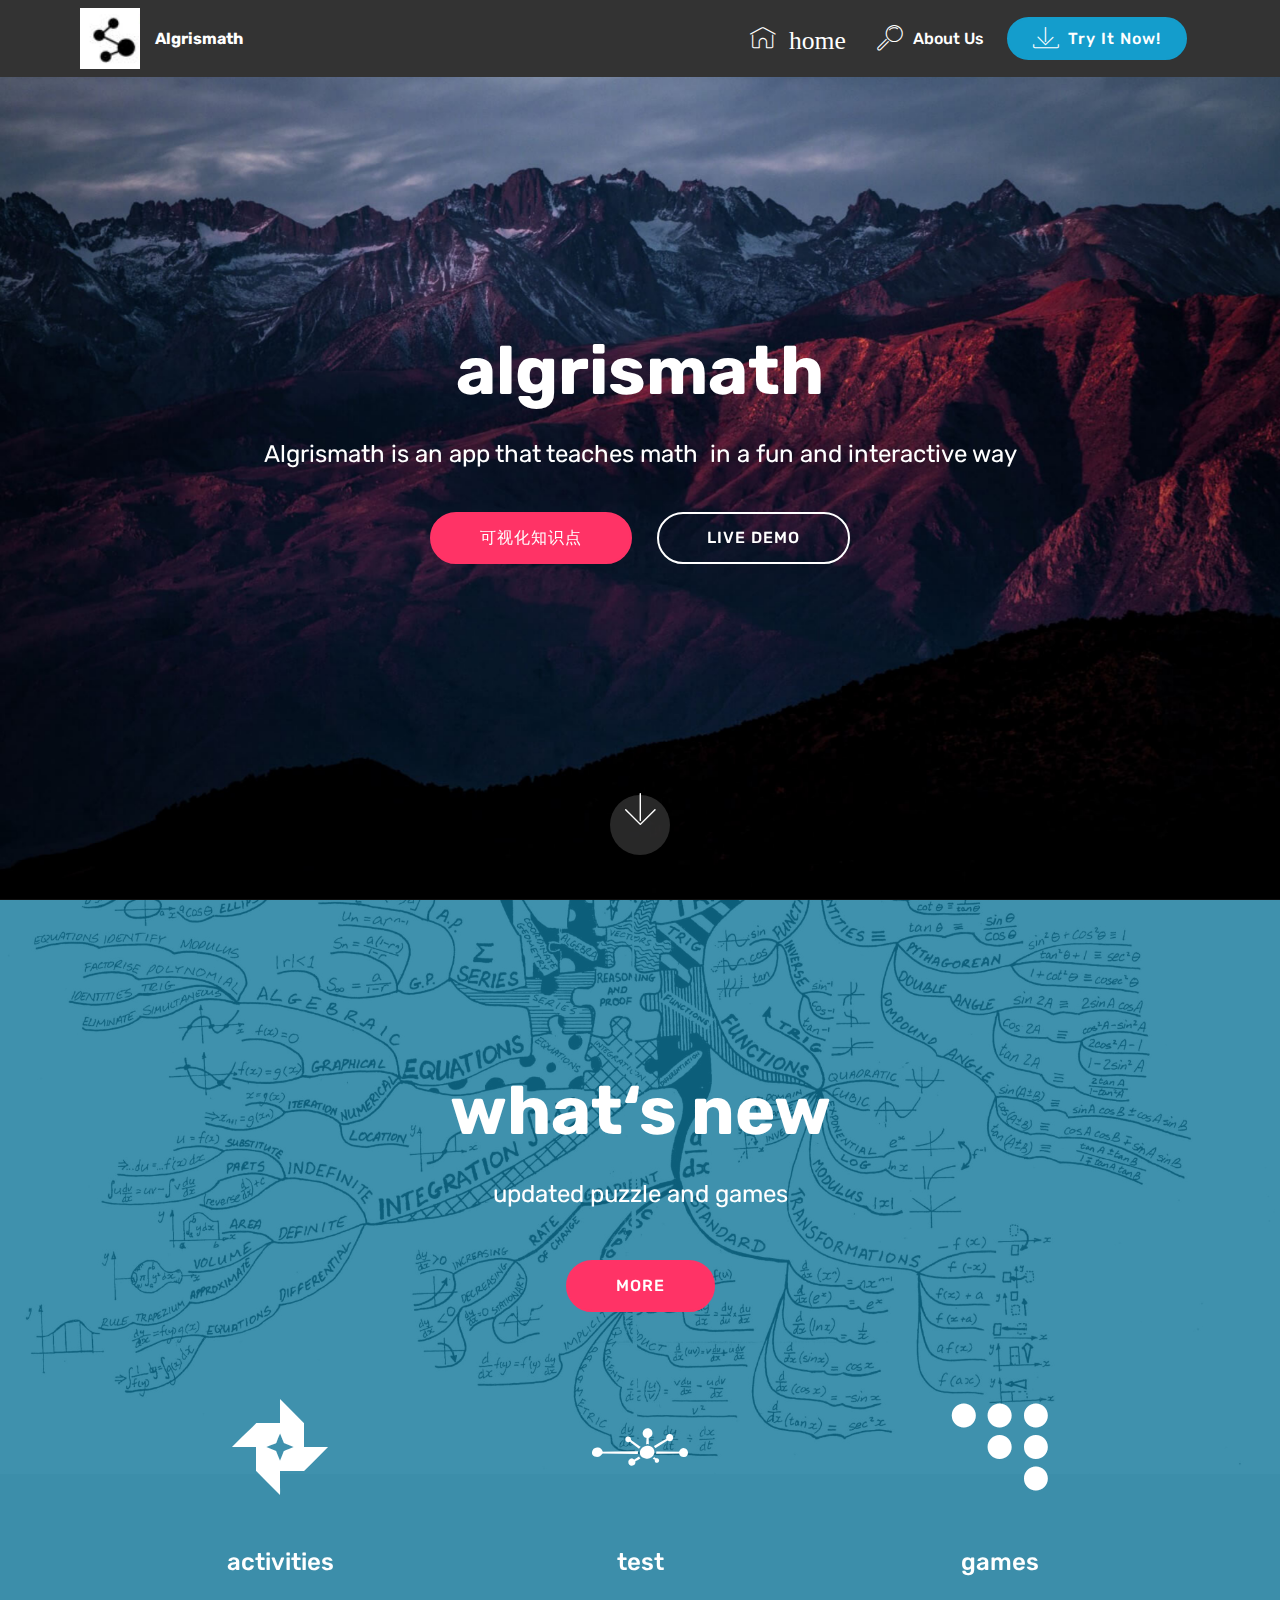
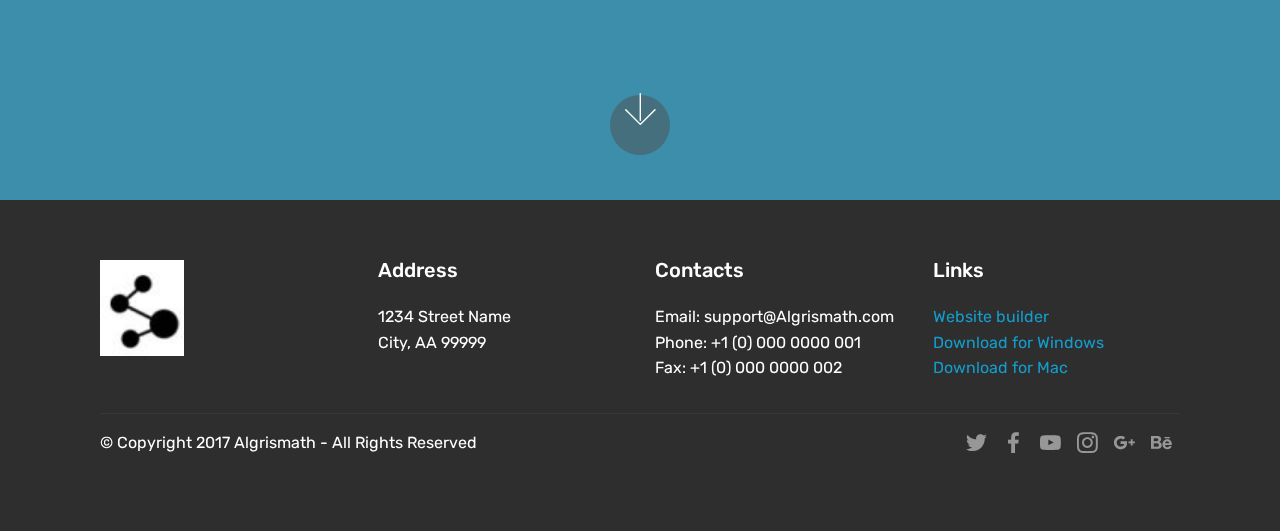
<file: index.html>
<!DOCTYPE html>
<html >
<head>
  <!-- Site made with Mobirise Website Builder v4.7.2, https://mobirise.com -->
  <meta charset="UTF-8">
  <meta http-equiv="X-UA-Compatible" content="IE=edge">
  <meta name="generator" content="Mobirise v4.7.2, mobirise.com">
  <meta name="viewport" content="width=device-width, initial-scale=1, minimum-scale=1">
  <link rel="shortcut icon" href="assets/images/logosample-bytailorbrands-2-122x122.jpg" type="image/x-icon">
  <meta name="description" content="">
  <title>Home</title>
  <link rel="stylesheet" href="assets/web/assets/mobirise-icons/mobirise-icons.css">
  <link rel="stylesheet" href="assets/tether/tether.min.css">
  <link rel="stylesheet" href="assets/bootstrap/css/bootstrap.min.css">
  <link rel="stylesheet" href="assets/bootstrap/css/bootstrap-grid.min.css">
  <link rel="stylesheet" href="assets/bootstrap/css/bootstrap-reboot.min.css">
  <link rel="stylesheet" href="assets/socicon/css/styles.css">
  <link rel="stylesheet" href="assets/dropdown/css/style.css">
  <link rel="stylesheet" href="assets/theme/css/style.css">
  <link rel="stylesheet" href="assets/mobirise/css/mbr-additional.css" type="text/css">
  
  
  
</head>
<body>
  <section class="menu cid-qRbNE5UAsm" once="menu" id="menu1-e">

    

    <nav class="navbar navbar-expand beta-menu navbar-dropdown align-items-center navbar-fixed-top navbar-toggleable-sm">
        <button class="navbar-toggler navbar-toggler-right" type="button" data-toggle="collapse" data-target="#navbarSupportedContent" aria-controls="navbarSupportedContent" aria-expanded="false" aria-label="Toggle navigation">
            <div class="hamburger">
                <span></span>
                <span></span>
                <span></span>
                <span></span>
            </div>
        </button>
        <div class="menu-logo">
            <div class="navbar-brand">
                <span class="navbar-logo">
                    <a href="https://mobirise.com">
                         <img src="assets/images/logosample-bytailorbrands-2-122x122.jpg" alt="Mobirise" title="" style="height: 3.8rem;">
                    </a>
                </span>
                <span class="navbar-caption-wrap"><a class="navbar-caption text-white display-4" href="#top">&nbsp;Algrismath</a></span>
            </div>
        </div>
        <div class="collapse navbar-collapse" id="navbarSupportedContent">
            <ul class="navbar-nav nav-dropdown" data-app-modern-menu="true"><li class="nav-item">
                    <a class="nav-link link text-white display-4" href="index.html">
                        <span class="mbri-home mbr-iconfont mbr-iconfont-btn">&nbsp;home</span></a>
                </li>
                <li class="nav-item">
                    <a class="nav-link link text-white display-4" href="page1.html#video2-t">
                        <span class="mbri-search mbr-iconfont mbr-iconfont-btn"></span>
                        About Us
                    </a>
                </li></ul>
            <div class="navbar-buttons mbr-section-btn"><a class="btn btn-sm btn-primary display-4" href="page3.html">
                    <span class="mbri-save mbr-iconfont mbr-iconfont-btn "></span>
                    Try It Now!
                </a></div>
        </div>
    </nav>
</section>

<section class="engine"><a href="https://mobirise.me/m">web design templates</a></section><section class="menu cid-qRbO7opwT5" once="menu" id="menu1-h">

    

    <nav class="navbar navbar-expand beta-menu navbar-dropdown align-items-center navbar-fixed-top navbar-toggleable-sm">
        <button class="navbar-toggler navbar-toggler-right" type="button" data-toggle="collapse" data-target="#navbarSupportedContent" aria-controls="navbarSupportedContent" aria-expanded="false" aria-label="Toggle navigation">
            <div class="hamburger">
                <span></span>
                <span></span>
                <span></span>
                <span></span>
            </div>
        </button>
        <div class="menu-logo">
            <div class="navbar-brand">
                <span class="navbar-logo">
                    <a href="https://mobirise.com">
                         <img src="assets/images/logosample-bytailorbrands-2-122x122.jpg" alt="Mobirise" title="" style="height: 3.8rem;">
                    </a>
                </span>
                <span class="navbar-caption-wrap"><a class="navbar-caption text-white display-4" href="#top">&nbsp;Algrismath</a></span>
            </div>
        </div>
        <div class="collapse navbar-collapse" id="navbarSupportedContent">
            <ul class="navbar-nav nav-dropdown" data-app-modern-menu="true"><li class="nav-item">
                    <a class="nav-link link text-white display-4" href="index.html">
                        <span class="mbri-home mbr-iconfont mbr-iconfont-btn">&nbsp;home</span></a>
                </li>
                <li class="nav-item">
                    <a class="nav-link link text-white display-4" href="page1.html#video2-t">
                        <span class="mbri-search mbr-iconfont mbr-iconfont-btn"></span>
                        About Us
                    </a>
                </li></ul>
            <div class="navbar-buttons mbr-section-btn"><a class="btn btn-sm btn-primary display-4" href="page3.html">
                    <span class="mbri-save mbr-iconfont mbr-iconfont-btn "></span>
                    Try It Now!
                </a></div>
        </div>
    </nav>
</section>

<section class="cid-qRbNE7txlA mbr-fullscreen mbr-parallax-background" id="header2-f">

    

    

    <div class="container align-center">
        <div class="row justify-content-md-center">
            <div class="mbr-white col-md-10">
                <h1 class="mbr-section-title mbr-bold pb-3 mbr-fonts-style display-1">
                    algrismath</h1>
                
                <p class="mbr-text pb-3 mbr-fonts-style display-5">Algrismath is an app that teaches math &nbsp;in a fun and interactive way
                </p>
                <div class="mbr-section-btn"><a class="btn btn-md btn-secondary display-4" href="http://w3e.kanazawa-it.ac.jp/math/gexf-js-en/index.cgi?">可视化知识点</a>
                    <a class="btn btn-md btn-white-outline display-4" href="index.html">LIVE DEMO</a></div>
            </div>
        </div>
    </div>
    <div class="mbr-arrow hidden-sm-down" aria-hidden="true">
        <a href="#next">
            <i class="mbri-down mbr-iconfont"></i>
        </a>
    </div>
</section>

<section class="header12 cid-qRdQ5CVG8s mbr-fullscreen mbr-parallax-background" id="header12-m">

    

    <div class="mbr-overlay" style="opacity: 0.8; background-color: rgb(15, 118, 153);">
    </div>

    <div class="container  ">
            <div class="media-container">
                <div class="col-md-12 align-center">
                    <h1 class="mbr-section-title pb-3 mbr-white mbr-bold mbr-fonts-style display-1">
                        what‘s new</h1>
                    <p class="mbr-text pb-3 mbr-white mbr-fonts-style display-5">updated puzzle and games</p>
                    <div class="mbr-section-btn align-center py-2"><a class="btn btn-md btn-secondary display-4" href="index.html">MORE</a></div>

                    <div class="icons-media-container mbr-white">
                        <div class="card col-12 col-md-6 col-lg-4">
                            <div class="icon-block">
                            <a href="page1.html#video2-t">
                                <span class="mbr-iconfont socicon-googlephotos socicon" style=""></span>
                            </a>
                            </div>
                            <h5 class="mbr-fonts-style display-5">activities</h5>
                        </div>

                        <div class="card col-12 col-md-6 col-lg-4">
                            <div class="icon-block">
                                <a href="page4.html#toggle1-1a">
                                    <span class="mbr-iconfont socicon-tripit socicon"></span>
                                </a>
                            </div>
                            <h5 class="mbr-fonts-style display-5">test<br><br></h5>
                        </div>

                        <div class="card col-12 col-md-6 col-lg-4">
                            <div class="icon-block">
                                <a href="page3.html" target="_blank">
                                    <span class="mbr-iconfont socicon-coderwall socicon"></span>
                                </a>
                            </div>
                            <h5 class="mbr-fonts-style display-5">
                                games</h5>
                        </div>

                        
                    </div>
                </div>
            </div>
    </div>

    <div class="mbr-arrow hidden-sm-down" aria-hidden="true">
        <a href="#next">
            <i class="mbri-down mbr-iconfont"></i>
        </a>
    </div>
</section>

<section class="cid-qRdQrnf5z2" id="footer1-n">

    

    

    <div class="container">
        <div class="media-container-row content text-white">
            <div class="col-12 col-md-3">
                <div class="media-wrap">
                    
                        <img src="assets/images/logosample-bytailorbrands-2-164x164.jpg" alt="Mobirise" title="">
                    
                </div>
            </div>
            <div class="col-12 col-md-3 mbr-fonts-style display-7">
                <h5 class="pb-3">
                    Address
                </h5>
                <p class="mbr-text">
                    1234 Street Name
                    <br>City, AA 99999
                </p>
            </div>
            <div class="col-12 col-md-3 mbr-fonts-style display-7">
                <h5 class="pb-3">
                    Contacts
                </h5>
                <p class="mbr-text">
                    Email: support@Algrismath.com
                    <br>Phone: +1 (0) 000 0000 001
                    <br>Fax: +1 (0) 000 0000 002
                </p>
            </div>
            <div class="col-12 col-md-3 mbr-fonts-style display-7">
                <h5 class="pb-3">
                    Links
                </h5>
                <p class="mbr-text">
                    <a class="text-primary" href="https://mobirise.com/">Website builder</a>
                    <br><a class="text-primary" href="https://mobirise.com/mobirise-free-win.zip">Download for Windows</a>
                    <br><a class="text-primary" href="https://mobirise.com/mobirise-free-mac.zip">Download for Mac</a>
                </p>
            </div>
        </div>
        <div class="footer-lower">
            <div class="media-container-row">
                <div class="col-sm-12">
                    <hr>
                </div>
            </div>
            <div class="media-container-row mbr-white">
                <div class="col-sm-6 copyright">
                    <p class="mbr-text mbr-fonts-style display-7">
                        © Copyright 2017 Algrismath - All Rights Reserved
                    </p>
                </div>
                <div class="col-md-6">
                    <div class="social-list align-right">
                        <div class="soc-item">
                            <a href="https://twitter.com/mobirise" target="_blank">
                                <span class="socicon-twitter socicon mbr-iconfont mbr-iconfont-social"></span>
                            </a>
                        </div>
                        <div class="soc-item">
                            <a href="https://www.facebook.com/pages/Mobirise/1616226671953247" target="_blank">
                                <span class="socicon-facebook socicon mbr-iconfont mbr-iconfont-social"></span>
                            </a>
                        </div>
                        <div class="soc-item">
                            <a href="https://www.youtube.com/c/mobirise" target="_blank">
                                <span class="socicon-youtube socicon mbr-iconfont mbr-iconfont-social"></span>
                            </a>
                        </div>
                        <div class="soc-item">
                            <a href="https://instagram.com/mobirise" target="_blank">
                                <span class="socicon-instagram socicon mbr-iconfont mbr-iconfont-social"></span>
                            </a>
                        </div>
                        <div class="soc-item">
                            <a href="https://plus.google.com/u/0/+Mobirise" target="_blank">
                                <span class="socicon-googleplus socicon mbr-iconfont mbr-iconfont-social"></span>
                            </a>
                        </div>
                        <div class="soc-item">
                            <a href="https://www.behance.net/Mobirise" target="_blank">
                                <span class="socicon-behance socicon mbr-iconfont mbr-iconfont-social"></span>
                            </a>
                        </div>
                    </div>
                </div>
            </div>
        </div>
    </div>
</section>


  <script src="assets/web/assets/jquery/jquery.min.js"></script>
  <script src="assets/popper/popper.min.js"></script>
  <script src="assets/tether/tether.min.js"></script>
  <script src="assets/bootstrap/js/bootstrap.min.js"></script>
  <script src="assets/smoothscroll/smooth-scroll.js"></script>
  <script src="assets/touchswipe/jquery.touch-swipe.min.js"></script>
  <script src="assets/parallax/jarallax.min.js"></script>
  <script src="assets/vimeoplayer/jquery.mb.vimeo_player.js"></script>
  <script src="assets/dropdown/js/script.min.js"></script>
  <script src="assets/theme/js/script.js"></script>
  
  
</body>
</html>
</file>
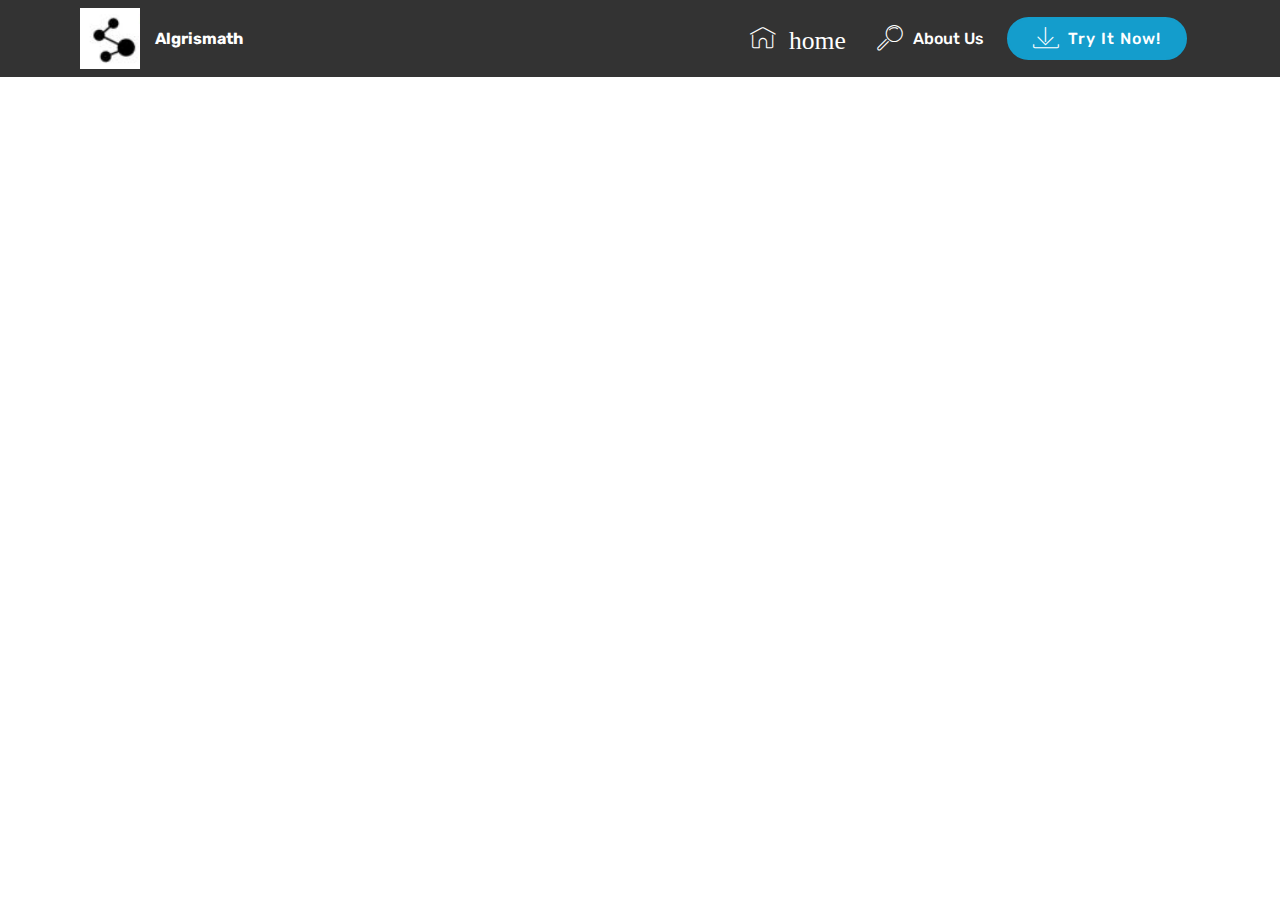
<file: page1.html>
<!DOCTYPE html>
<html >
<head>
  <!-- Site made with Mobirise Website Builder v4.7.2, https://mobirise.com -->
  <meta charset="UTF-8">
  <meta http-equiv="X-UA-Compatible" content="IE=edge">
  <meta name="generator" content="Mobirise v4.7.2, mobirise.com">
  <meta name="viewport" content="width=device-width, initial-scale=1, minimum-scale=1">
  <link rel="shortcut icon" href="assets/images/logosample-bytailorbrands-2-122x122.jpg" type="image/x-icon">
  <meta name="description" content="Web Maker Description">
  <title>activities</title>
  <link rel="stylesheet" href="assets/web/assets/mobirise-icons/mobirise-icons.css">
  <link rel="stylesheet" href="assets/tether/tether.min.css">
  <link rel="stylesheet" href="assets/bootstrap/css/bootstrap.min.css">
  <link rel="stylesheet" href="assets/bootstrap/css/bootstrap-grid.min.css">
  <link rel="stylesheet" href="assets/bootstrap/css/bootstrap-reboot.min.css">
  <link rel="stylesheet" href="assets/dropdown/css/style.css">
  <link rel="stylesheet" href="assets/theme/css/style.css">
  <link rel="stylesheet" href="assets/mobirise/css/mbr-additional.css" type="text/css">
  
  
  
</head>
<body>
  <section class="menu cid-qRbNE5UAsm" once="menu" id="menu1-r">

    

    <nav class="navbar navbar-expand beta-menu navbar-dropdown align-items-center navbar-fixed-top navbar-toggleable-sm">
        <button class="navbar-toggler navbar-toggler-right" type="button" data-toggle="collapse" data-target="#navbarSupportedContent" aria-controls="navbarSupportedContent" aria-expanded="false" aria-label="Toggle navigation">
            <div class="hamburger">
                <span></span>
                <span></span>
                <span></span>
                <span></span>
            </div>
        </button>
        <div class="menu-logo">
            <div class="navbar-brand">
                <span class="navbar-logo">
                    <a href="https://mobirise.com">
                         <img src="assets/images/logosample-bytailorbrands-2-122x122.jpg" alt="Mobirise" title="" style="height: 3.8rem;">
                    </a>
                </span>
                <span class="navbar-caption-wrap"><a class="navbar-caption text-white display-4" href="#top">&nbsp;Algrismath</a></span>
            </div>
        </div>
        <div class="collapse navbar-collapse" id="navbarSupportedContent">
            <ul class="navbar-nav nav-dropdown" data-app-modern-menu="true"><li class="nav-item">
                    <a class="nav-link link text-white display-4" href="index.html">
                        <span class="mbri-home mbr-iconfont mbr-iconfont-btn">&nbsp;home</span></a>
                </li>
                <li class="nav-item">
                    <a class="nav-link link text-white display-4" href="page1.html#video2-t">
                        <span class="mbri-search mbr-iconfont mbr-iconfont-btn"></span>
                        About Us
                    </a>
                </li></ul>
            <div class="navbar-buttons mbr-section-btn"><a class="btn btn-sm btn-primary display-4" href="page3.html">
                    <span class="mbri-save mbr-iconfont mbr-iconfont-btn "></span>
                    Try It Now!
                </a></div>
        </div>
    </nav>
</section>

<section class="engine"><a href="https://mobirise.me/e">make a site</a></section><section class="menu cid-qRbO7opwT5" once="menu" id="menu1-s">

    

    <nav class="navbar navbar-expand beta-menu navbar-dropdown align-items-center navbar-fixed-top navbar-toggleable-sm">
        <button class="navbar-toggler navbar-toggler-right" type="button" data-toggle="collapse" data-target="#navbarSupportedContent" aria-controls="navbarSupportedContent" aria-expanded="false" aria-label="Toggle navigation">
            <div class="hamburger">
                <span></span>
                <span></span>
                <span></span>
                <span></span>
            </div>
        </button>
        <div class="menu-logo">
            <div class="navbar-brand">
                <span class="navbar-logo">
                    <a href="https://mobirise.com">
                         <img src="assets/images/logosample-bytailorbrands-2-122x122.jpg" alt="Mobirise" title="" style="height: 3.8rem;">
                    </a>
                </span>
                <span class="navbar-caption-wrap"><a class="navbar-caption text-white display-4" href="#top">&nbsp;Algrismath</a></span>
            </div>
        </div>
        <div class="collapse navbar-collapse" id="navbarSupportedContent">
            <ul class="navbar-nav nav-dropdown" data-app-modern-menu="true"><li class="nav-item">
                    <a class="nav-link link text-white display-4" href="index.html">
                        <span class="mbri-home mbr-iconfont mbr-iconfont-btn">&nbsp;home</span></a>
                </li>
                <li class="nav-item">
                    <a class="nav-link link text-white display-4" href="page1.html#video2-t">
                        <span class="mbri-search mbr-iconfont mbr-iconfont-btn"></span>
                        About Us
                    </a>
                </li></ul>
            <div class="navbar-buttons mbr-section-btn"><a class="btn btn-sm btn-primary display-4" href="page3.html">
                    <span class="mbri-save mbr-iconfont mbr-iconfont-btn "></span>
                    Try It Now!
                </a></div>
        </div>
    </nav>
</section>

<section class="cid-qRdZBpqRwq" id="video2-t">

    
    
    <figure class="mbr-figure align-center">
        <div class="video-block" style="width: 100%;">
            <div><iframe class="mbr-embedded-video" src="https://www.youtube.com/embed/bQ9bxS72yE8?rel=0&amp;amp;showinfo=0&amp;autoplay=0&amp;loop=1&amp;playlist=bQ9bxS72yE8" width="1280" height="720" frameborder="0" allowfullscreen></iframe></div>
        </div>
    </figure>
</section>


  <script src="assets/web/assets/jquery/jquery.min.js"></script>
  <script src="assets/popper/popper.min.js"></script>
  <script src="assets/tether/tether.min.js"></script>
  <script src="assets/bootstrap/js/bootstrap.min.js"></script>
  <script src="assets/smoothscroll/smooth-scroll.js"></script>
  <script src="assets/dropdown/js/script.min.js"></script>
  <script src="assets/touchswipe/jquery.touch-swipe.min.js"></script>
  <script src="assets/theme/js/script.js"></script>
  
  
</body>
</html>
</file>
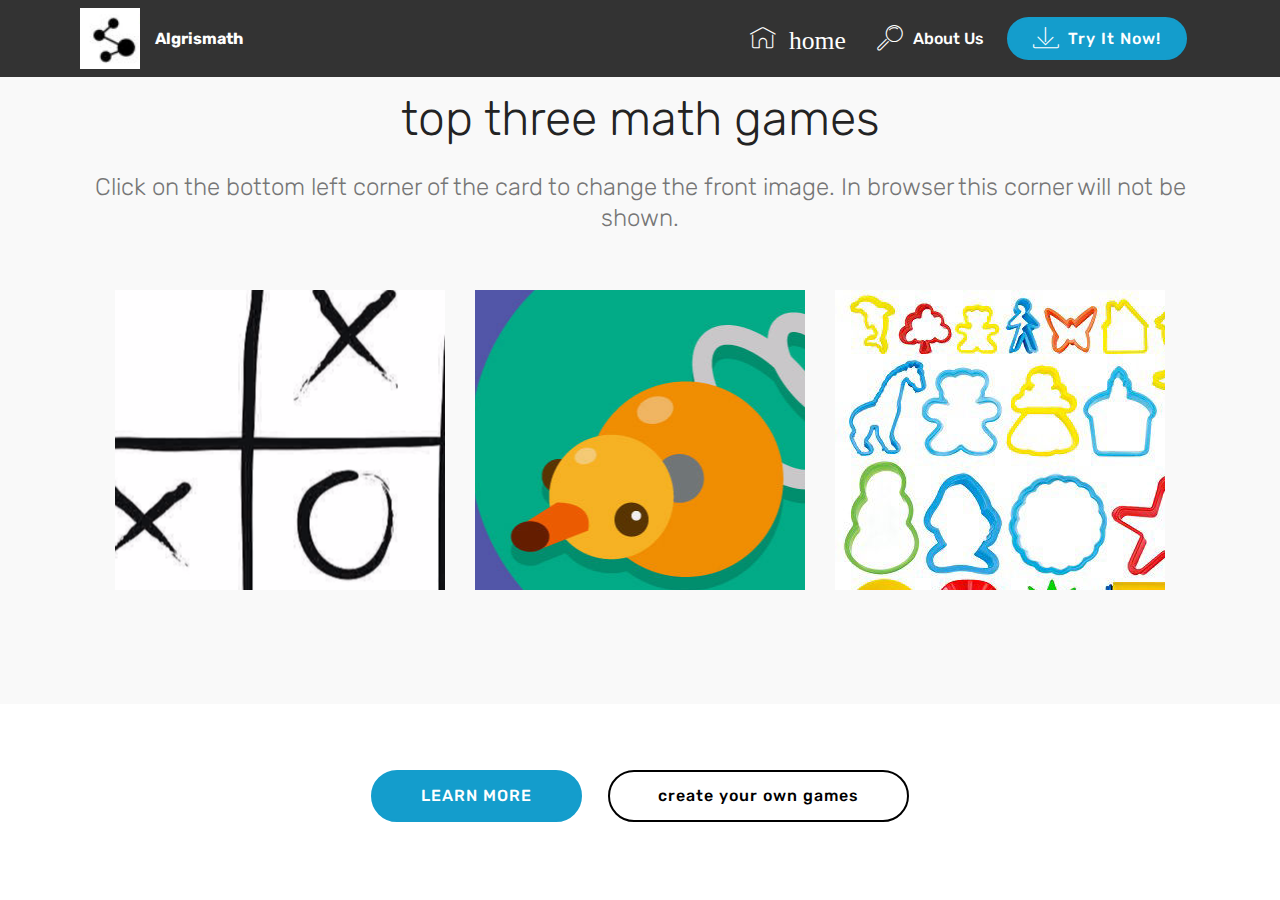
<file: page3.html>
<!DOCTYPE html>
<html >
<head>
  <!-- Site made with Mobirise Website Builder v4.7.2, https://mobirise.com -->
  <meta charset="UTF-8">
  <meta http-equiv="X-UA-Compatible" content="IE=edge">
  <meta name="generator" content="Mobirise v4.7.2, mobirise.com">
  <meta name="viewport" content="width=device-width, initial-scale=1, minimum-scale=1">
  <link rel="shortcut icon" href="assets/images/logosample-bytailorbrands-2-122x122.jpg" type="image/x-icon">
  <meta name="description" content="Web Builder Description">
  <title>games</title>
  <link rel="stylesheet" href="assets/web/assets/mobirise-icons/mobirise-icons.css">
  <link rel="stylesheet" href="assets/tether/tether.min.css">
  <link rel="stylesheet" href="assets/bootstrap/css/bootstrap.min.css">
  <link rel="stylesheet" href="assets/bootstrap/css/bootstrap-grid.min.css">
  <link rel="stylesheet" href="assets/bootstrap/css/bootstrap-reboot.min.css">
  <link rel="stylesheet" href="assets/dropdown/css/style.css">
  <link rel="stylesheet" href="assets/theme/css/style.css">
  <link rel="stylesheet" href="assets/mobirise/css/mbr-additional.css" type="text/css">
  
  
  
</head>
<body>
  <section class="menu cid-qRbNE5UAsm" once="menu" id="menu1-y">

    

    <nav class="navbar navbar-expand beta-menu navbar-dropdown align-items-center navbar-fixed-top navbar-toggleable-sm">
        <button class="navbar-toggler navbar-toggler-right" type="button" data-toggle="collapse" data-target="#navbarSupportedContent" aria-controls="navbarSupportedContent" aria-expanded="false" aria-label="Toggle navigation">
            <div class="hamburger">
                <span></span>
                <span></span>
                <span></span>
                <span></span>
            </div>
        </button>
        <div class="menu-logo">
            <div class="navbar-brand">
                <span class="navbar-logo">
                    <a href="https://mobirise.com">
                         <img src="assets/images/logosample-bytailorbrands-2-122x122.jpg" alt="Mobirise" title="" style="height: 3.8rem;">
                    </a>
                </span>
                <span class="navbar-caption-wrap"><a class="navbar-caption text-white display-4" href="#top">&nbsp;Algrismath</a></span>
            </div>
        </div>
        <div class="collapse navbar-collapse" id="navbarSupportedContent">
            <ul class="navbar-nav nav-dropdown" data-app-modern-menu="true"><li class="nav-item">
                    <a class="nav-link link text-white display-4" href="index.html">
                        <span class="mbri-home mbr-iconfont mbr-iconfont-btn">&nbsp;home</span></a>
                </li>
                <li class="nav-item">
                    <a class="nav-link link text-white display-4" href="page1.html#video2-t">
                        <span class="mbri-search mbr-iconfont mbr-iconfont-btn"></span>
                        About Us
                    </a>
                </li></ul>
            <div class="navbar-buttons mbr-section-btn"><a class="btn btn-sm btn-primary display-4" href="page3.html">
                    <span class="mbri-save mbr-iconfont mbr-iconfont-btn "></span>
                    Try It Now!
                </a></div>
        </div>
    </nav>
</section>

<section class="engine"><a href="https://mobirise.me/f">simple web maker</a></section><section class="menu cid-qRbO7opwT5" once="menu" id="menu1-z">

    

    <nav class="navbar navbar-expand beta-menu navbar-dropdown align-items-center navbar-fixed-top navbar-toggleable-sm">
        <button class="navbar-toggler navbar-toggler-right" type="button" data-toggle="collapse" data-target="#navbarSupportedContent" aria-controls="navbarSupportedContent" aria-expanded="false" aria-label="Toggle navigation">
            <div class="hamburger">
                <span></span>
                <span></span>
                <span></span>
                <span></span>
            </div>
        </button>
        <div class="menu-logo">
            <div class="navbar-brand">
                <span class="navbar-logo">
                    <a href="https://mobirise.com">
                         <img src="assets/images/logosample-bytailorbrands-2-122x122.jpg" alt="Mobirise" title="" style="height: 3.8rem;">
                    </a>
                </span>
                <span class="navbar-caption-wrap"><a class="navbar-caption text-white display-4" href="#top">&nbsp;Algrismath</a></span>
            </div>
        </div>
        <div class="collapse navbar-collapse" id="navbarSupportedContent">
            <ul class="navbar-nav nav-dropdown" data-app-modern-menu="true"><li class="nav-item">
                    <a class="nav-link link text-white display-4" href="index.html">
                        <span class="mbri-home mbr-iconfont mbr-iconfont-btn">&nbsp;home</span></a>
                </li>
                <li class="nav-item">
                    <a class="nav-link link text-white display-4" href="page1.html#video2-t">
                        <span class="mbri-search mbr-iconfont mbr-iconfont-btn"></span>
                        About Us
                    </a>
                </li></ul>
            <div class="navbar-buttons mbr-section-btn"><a class="btn btn-sm btn-primary display-4" href="page3.html">
                    <span class="mbri-save mbr-iconfont mbr-iconfont-btn "></span>
                    Try It Now!
                </a></div>
        </div>
    </nav>
</section>

<section class="features15 cid-qRffiWiUri" id="features15-12">

    

    
    <div class="container">
        <h2 class="mbr-section-title pb-3 align-center mbr-fonts-style display-2">
            top three math games</h2>
        <h3 class="mbr-section-subtitle display-5 align-center mbr-fonts-style">
            Click on the bottom left corner of the card to change the front image. In browser this corner will not be shown.
        </h3>

        <div class="media-container-row container pt-5 mt-2">

            <div class="col-12 col-md-6 mb-4 col-lg-4">
                <div class="card flip-card p-5 align-center">
                    <div class="card-front card_cont">
                        <a href="https://playtictactoe.org/"><img src="assets/images/475790750-2-612x597.jpg" alt="Mobirise" title=""></a>
                    </div>
                    <div class="card_back card_cont">
                        <h4 class="card-title display-5 py-2 mbr-fonts-style">Tic-tac-toe
                        </h4>
                        <p class="mbr-text mbr-fonts-style display-7">is a paper-and-pencil game for two players, X and O, who take turns marking the spaces in a 3×3 grid. The player who succeeds in placing three of their marks in a horizontal, vertical, or diagonal row wins the game.
                        </p>
                    </div>
                </div>
            </div>

            <div class="col-12 col-md-6 mb-4 col-lg-4">
                
                <div class="card flip-card p-5 align-center">
                    <div class="card-front card_cont">
                        <a href="file:///C:/%E8%BF%85%E9%9B%B7%E4%B8%8B%E8%BD%BD/blockly-games-en/blockly-games/en/index.html"><img src="assets/images/pond-tutor-2-1200x630.jpg" alt="Mobirise" title=""></a>
                    </div>
                    <div class="card_back card_cont">
                        <h4 class="card-title py-2 mbr-fonts-style display-5">math game <br><br><br>Time line</h4>
                        <p class="mbr-text mbr-fonts-style display-7"></p>
                    </div>
                </div>
            </div>
            
            <div class="col-12 col-md-6 mb-4 col-lg-4">
                <div class="card flip-card p-5 align-center">
                    <div class="card-front card_cont">
                        <a href="https://www.education.com/game/create-mosaics-with-shapes/"><img src="assets/images/513e1jutjsl-500x500.jpg" alt="Mobirise" title=""></a>
                    </div>
                    <div class="card_back card_cont">
                        <h4 class="card-title py-2 mbr-fonts-style display-5">
                            Play with shapes<br><br></h4>
                        <p class="mbr-text mbr-fonts-style display-7"></p>
                    </div>
                </div> 
            </div>

            
        </div>
</div></section>

<section class="mbr-section content8 cid-qRfg5ff4CL" id="content8-13">

    

    <div class="container">
        <div class="media-container-row title">
            <div class="col-12 col-md-8">
                <div class="mbr-section-btn align-center"><a class="btn btn-primary display-4" href="page3.html#features15-12">LEARN MORE</a>
                    <a class="btn btn-black-outline display-4" href="https://snap.berkeley.edu/snapsource/snap.html#" target="_blank">create your own games</a></div>
            </div>
        </div>
    </div>
</section>


  <script src="assets/web/assets/jquery/jquery.min.js"></script>
  <script src="assets/popper/popper.min.js"></script>
  <script src="assets/tether/tether.min.js"></script>
  <script src="assets/bootstrap/js/bootstrap.min.js"></script>
  <script src="assets/smoothscroll/smooth-scroll.js"></script>
  <script src="assets/dropdown/js/script.min.js"></script>
  <script src="assets/touchswipe/jquery.touch-swipe.min.js"></script>
  <script src="assets/mbr-flip-card/mbr-flip-card.js"></script>
  <script src="assets/theme/js/script.js"></script>
  
  
</body>
</html>
</file>
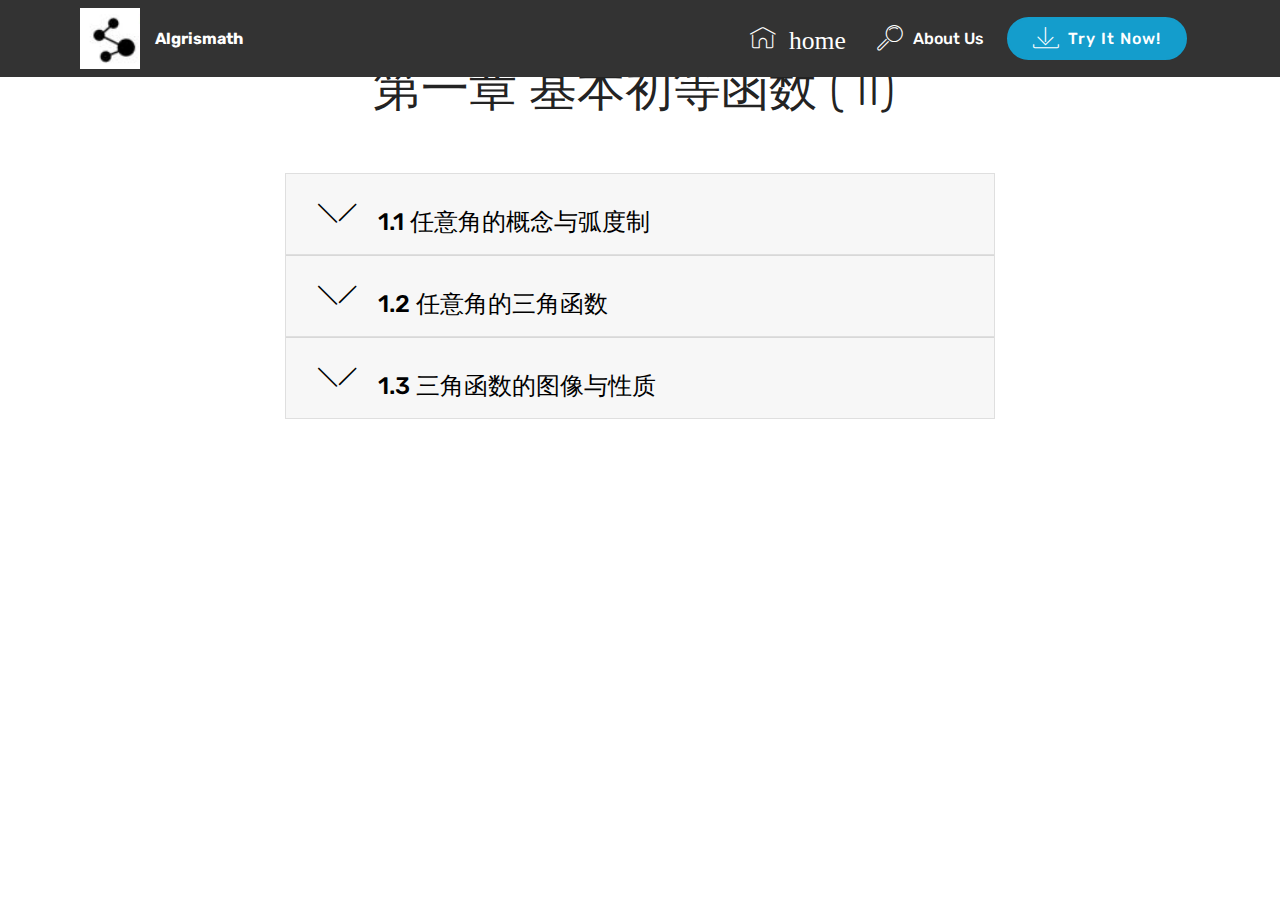
<file: page4.html>
<!DOCTYPE html>
<html >
<head>
  <!-- Site made with Mobirise Website Builder v4.7.2, https://mobirise.com -->
  <meta charset="UTF-8">
  <meta http-equiv="X-UA-Compatible" content="IE=edge">
  <meta name="generator" content="Mobirise v4.7.2, mobirise.com">
  <meta name="viewport" content="width=device-width, initial-scale=1, minimum-scale=1">
  <link rel="shortcut icon" href="assets/images/logosample-bytailorbrands-2-122x122.jpg" type="image/x-icon">
  <meta name="description" content="Website Builder Description">
  <title>Knowledge</title>
  <link rel="stylesheet" href="assets/web/assets/mobirise-icons/mobirise-icons.css">
  <link rel="stylesheet" href="assets/tether/tether.min.css">
  <link rel="stylesheet" href="assets/bootstrap/css/bootstrap.min.css">
  <link rel="stylesheet" href="assets/bootstrap/css/bootstrap-grid.min.css">
  <link rel="stylesheet" href="assets/bootstrap/css/bootstrap-reboot.min.css">
  <link rel="stylesheet" href="assets/dropdown/css/style.css">
  <link rel="stylesheet" href="assets/theme/css/style.css">
  <link rel="stylesheet" href="assets/mobirise/css/mbr-additional.css" type="text/css">
  
  
  
</head>
<body>
  <section class="menu cid-qRbNE5UAsm" once="menu" id="menu1-15">

    

    <nav class="navbar navbar-expand beta-menu navbar-dropdown align-items-center navbar-fixed-top navbar-toggleable-sm">
        <button class="navbar-toggler navbar-toggler-right" type="button" data-toggle="collapse" data-target="#navbarSupportedContent" aria-controls="navbarSupportedContent" aria-expanded="false" aria-label="Toggle navigation">
            <div class="hamburger">
                <span></span>
                <span></span>
                <span></span>
                <span></span>
            </div>
        </button>
        <div class="menu-logo">
            <div class="navbar-brand">
                <span class="navbar-logo">
                    <a href="https://mobirise.com">
                         <img src="assets/images/logosample-bytailorbrands-2-122x122.jpg" alt="Mobirise" title="" style="height: 3.8rem;">
                    </a>
                </span>
                <span class="navbar-caption-wrap"><a class="navbar-caption text-white display-4" href="#top">&nbsp;Algrismath</a></span>
            </div>
        </div>
        <div class="collapse navbar-collapse" id="navbarSupportedContent">
            <ul class="navbar-nav nav-dropdown" data-app-modern-menu="true"><li class="nav-item">
                    <a class="nav-link link text-white display-4" href="index.html">
                        <span class="mbri-home mbr-iconfont mbr-iconfont-btn">&nbsp;home</span></a>
                </li>
                <li class="nav-item">
                    <a class="nav-link link text-white display-4" href="page1.html#video2-t">
                        <span class="mbri-search mbr-iconfont mbr-iconfont-btn"></span>
                        About Us
                    </a>
                </li></ul>
            <div class="navbar-buttons mbr-section-btn"><a class="btn btn-sm btn-primary display-4" href="page3.html">
                    <span class="mbri-save mbr-iconfont mbr-iconfont-btn "></span>
                    Try It Now!
                </a></div>
        </div>
    </nav>
</section>

<section class="engine"><a href="https://mobirise.me/e">how to make a website</a></section><section class="menu cid-qRbO7opwT5" once="menu" id="menu1-16">

    

    <nav class="navbar navbar-expand beta-menu navbar-dropdown align-items-center navbar-fixed-top navbar-toggleable-sm">
        <button class="navbar-toggler navbar-toggler-right" type="button" data-toggle="collapse" data-target="#navbarSupportedContent" aria-controls="navbarSupportedContent" aria-expanded="false" aria-label="Toggle navigation">
            <div class="hamburger">
                <span></span>
                <span></span>
                <span></span>
                <span></span>
            </div>
        </button>
        <div class="menu-logo">
            <div class="navbar-brand">
                <span class="navbar-logo">
                    <a href="https://mobirise.com">
                         <img src="assets/images/logosample-bytailorbrands-2-122x122.jpg" alt="Mobirise" title="" style="height: 3.8rem;">
                    </a>
                </span>
                <span class="navbar-caption-wrap"><a class="navbar-caption text-white display-4" href="#top">&nbsp;Algrismath</a></span>
            </div>
        </div>
        <div class="collapse navbar-collapse" id="navbarSupportedContent">
            <ul class="navbar-nav nav-dropdown" data-app-modern-menu="true"><li class="nav-item">
                    <a class="nav-link link text-white display-4" href="index.html">
                        <span class="mbri-home mbr-iconfont mbr-iconfont-btn">&nbsp;home</span></a>
                </li>
                <li class="nav-item">
                    <a class="nav-link link text-white display-4" href="page1.html#video2-t">
                        <span class="mbri-search mbr-iconfont mbr-iconfont-btn"></span>
                        About Us
                    </a>
                </li></ul>
            <div class="navbar-buttons mbr-section-btn"><a class="btn btn-sm btn-primary display-4" href="page3.html">
                    <span class="mbri-save mbr-iconfont mbr-iconfont-btn "></span>
                    Try It Now!
                </a></div>
        </div>
    </nav>
</section>

<section class="toggle1 cid-qRkEsKm4IJ" id="toggle1-1a">

    

    
        <div class="container">
            <div class="media-container-row">
                <div class="col-12 col-md-8">
                    <div class="section-head text-center space30">
                       <h2 class="mbr-section-title pb-5 mbr-fonts-style display-2">第一章 基本初等函数 ( II)&nbsp;</h2>
                    </div>
                    <div class="clearfix"></div>
                    <div id="bootstrap-toggle" class="toggle-panel accordionStyles tab-content">
                        <div class="card">
                            <div class="card-header" role="tab" id="headingOne">
                                <a role="button" class="collapsed panel-title text-black" data-toggle="collapse" data-parent="#accordion" data-core="" href="#collapse1_10" aria-expanded="false" aria-controls="collapse1">
                                    <h4 class="mbr-fonts-style display-5">
                                        <span class="sign mbr-iconfont mbri-arrow-down inactive"></span>&nbsp;1.1 任意角的概念与弧度制</h4>
                                </a>
                            </div>
                            <div id="collapse1_10" class="panel-collapse noScroll collapse" role="tabpanel" aria-labelledby="headingOne">
                                <div class="panel-body p-4">
                                    <p class="mbr-fonts-style panel-text display-7">1.1.1	角概念的推广
<br>	始边、终边	
<br>	正角、负角	
<br>	角加减⇦⇨旋转量叠加	
<br>	象限角	
<br>	共边角 &nbsp;<br>1.1.2	弧度制与弧度/角度换算
<br>	弧度定义、单位	
<br>	弧度公式	
<br>	弧长求法	
<br>	特殊角的弧度/角度换算 &nbsp; &nbsp; &nbsp; &nbsp; &nbsp; &nbsp; &nbsp; &nbsp; &nbsp; &nbsp; &nbsp; &nbsp; &nbsp; &nbsp; &nbsp; &nbsp; &nbsp; &nbsp; &nbsp; &nbsp; &nbsp; &nbsp; &nbsp; &nbsp; &nbsp; &nbsp; &nbsp; &nbsp; &nbsp; &nbsp; &nbsp; &nbsp; &nbsp; &nbsp; &nbsp; &nbsp; &nbsp; &nbsp;&nbsp;<br>	普通角的弧度/角度换算	
<br>	扇形面积公式&nbsp;<br></p>
                                </div>
                            </div>
                        </div>
                        <div class="card">
                            <div class="card-header" role="tab" id="headingTwo">
                                <a role="button" class="collapsed panel-title text-black" data-toggle="collapse" data-parent="#accordion" data-core="" href="#collapse2_10" aria-expanded="false" aria-controls="collapse2">
                                    <h4 class="mbr-fonts-style display-5">
                                        <span class="sign mbr-iconfont mbri-arrow-down inactive"></span>&nbsp;1.2 任意角的三角函数</h4>
                                </a>

                            </div>
                            <div id="collapse2_10" class="panel-collapse noScroll collapse" role="tabpanel" aria-labelledby="headingTwo">
                                <div class="panel-body p-4">
                                    <p class="mbr-fonts-style panel-text display-7"></p><p>1.2.1	三角函数定义
&nbsp;&nbsp;&nbsp;&nbsp;<br>&nbsp; &nbsp; &nbsp; &nbsp; 1)	直角三角形中sin, cos, &nbsp; &nbsp; &nbsp; &nbsp; &nbsp; &nbsp; &nbsp; &nbsp; &nbsp; &nbsp; &nbsp; &nbsp;学微课 &nbsp; &nbsp;玩游戏<br>&nbsp; &nbsp; &nbsp; &nbsp; 2)	直角三角形中tan, cot, 
<br>&nbsp; &nbsp; &nbsp; &nbsp; 3)	直角三角形中sec, csc
<br>&nbsp; &nbsp; &nbsp; &nbsp; 4)	坐标系中sin, cos, 
<br>&nbsp; &nbsp; &nbsp; &nbsp; 5)	坐标系中tan, cot, 
<br>&nbsp; &nbsp; &nbsp; &nbsp; 6)	坐标系中sec, csc
<br>&nbsp; &nbsp; &nbsp; &nbsp; 7)	参考角
<br>&nbsp; &nbsp; &nbsp; &nbsp; 8)	不同象限中角的三角函数值正负
<br>&nbsp; &nbsp; &nbsp; &nbsp; 9)	常见角各三角函数求值
<br>&nbsp; &nbsp; &nbsp; &nbsp; &nbsp;# 三角函数求值方法论&nbsp;<br>1.2.2	单位圆与三角函数线
<br>&nbsp; &nbsp; &nbsp; &nbsp; 1) 单位圆
<br>&nbsp; &nbsp; &nbsp; &nbsp; 2) 余弦线，正弦线，正切线
<br>1.2.3 同角三角函数的基本关系式
<br>&nbsp; &nbsp; &nbsp; &nbsp; 1) sin^2⁡θ+cos^2⁡θ=1
<br>&nbsp; &nbsp; &nbsp; &nbsp; 2) tan⁡θ=sin⁡θ/cos⁡θ , cot⁡θ=cos⁡θ/sin⁡θ<br>&nbsp; &nbsp; &nbsp; &nbsp; # 三角证明方法论<br>1.2.4 诱导公式
<br>&nbsp; &nbsp; &nbsp; &nbsp; 1) θ 与θ+2kπ
<br>&nbsp; &nbsp; &nbsp; &nbsp; 2) θ 与-θ
<br>&nbsp; &nbsp; &nbsp; &nbsp; 3) θ 与θ+(2k+1)π
<br>&nbsp; &nbsp; &nbsp; &nbsp; 4) θ 与θ+π/2
<br>&nbsp; &nbsp; &nbsp; &nbsp; # 诱导公式方法论&nbsp;<br></p><p></p>
                                </div>
                            </div>
                        </div>
                        <div class="card">
                            <div class="card-header" role="tab" id="headingThree">
                                <a role="button" class="collapsed panel-title text-black" data-toggle="collapse" data-parent="#accordion" data-core="" href="#collapse3_10" aria-expanded="false" aria-controls="collapse3">
                                    <h4 class="mbr-fonts-style display-5">
                                        <span class="sign mbr-iconfont mbri-arrow-down inactive"></span>&nbsp;1.3 三角函数的图像与性质</h4>
                                </a>
                            </div>
                            <div id="collapse3_10" class="panel-collapse noScroll collapse" role="tabpanel" aria-labelledby="headingThree">
                                <div class="panel-body p-4">
                                    <p class="mbr-fonts-style panel-text display-7"></p>
                                </div>
                            </div>
                        </div>
                        
                        
                        
                    </div>
                </div>
            </div>
        </div>
</section>


  <script src="assets/web/assets/jquery/jquery.min.js"></script>
  <script src="assets/popper/popper.min.js"></script>
  <script src="assets/tether/tether.min.js"></script>
  <script src="assets/bootstrap/js/bootstrap.min.js"></script>
  <script src="assets/smoothscroll/smooth-scroll.js"></script>
  <script src="assets/dropdown/js/script.min.js"></script>
  <script src="assets/touchswipe/jquery.touch-swipe.min.js"></script>
  <script src="assets/mbr-switch-arrow/mbr-switch-arrow.js"></script>
  <script src="assets/theme/js/script.js"></script>
  
  
</body>
</html>
</file>
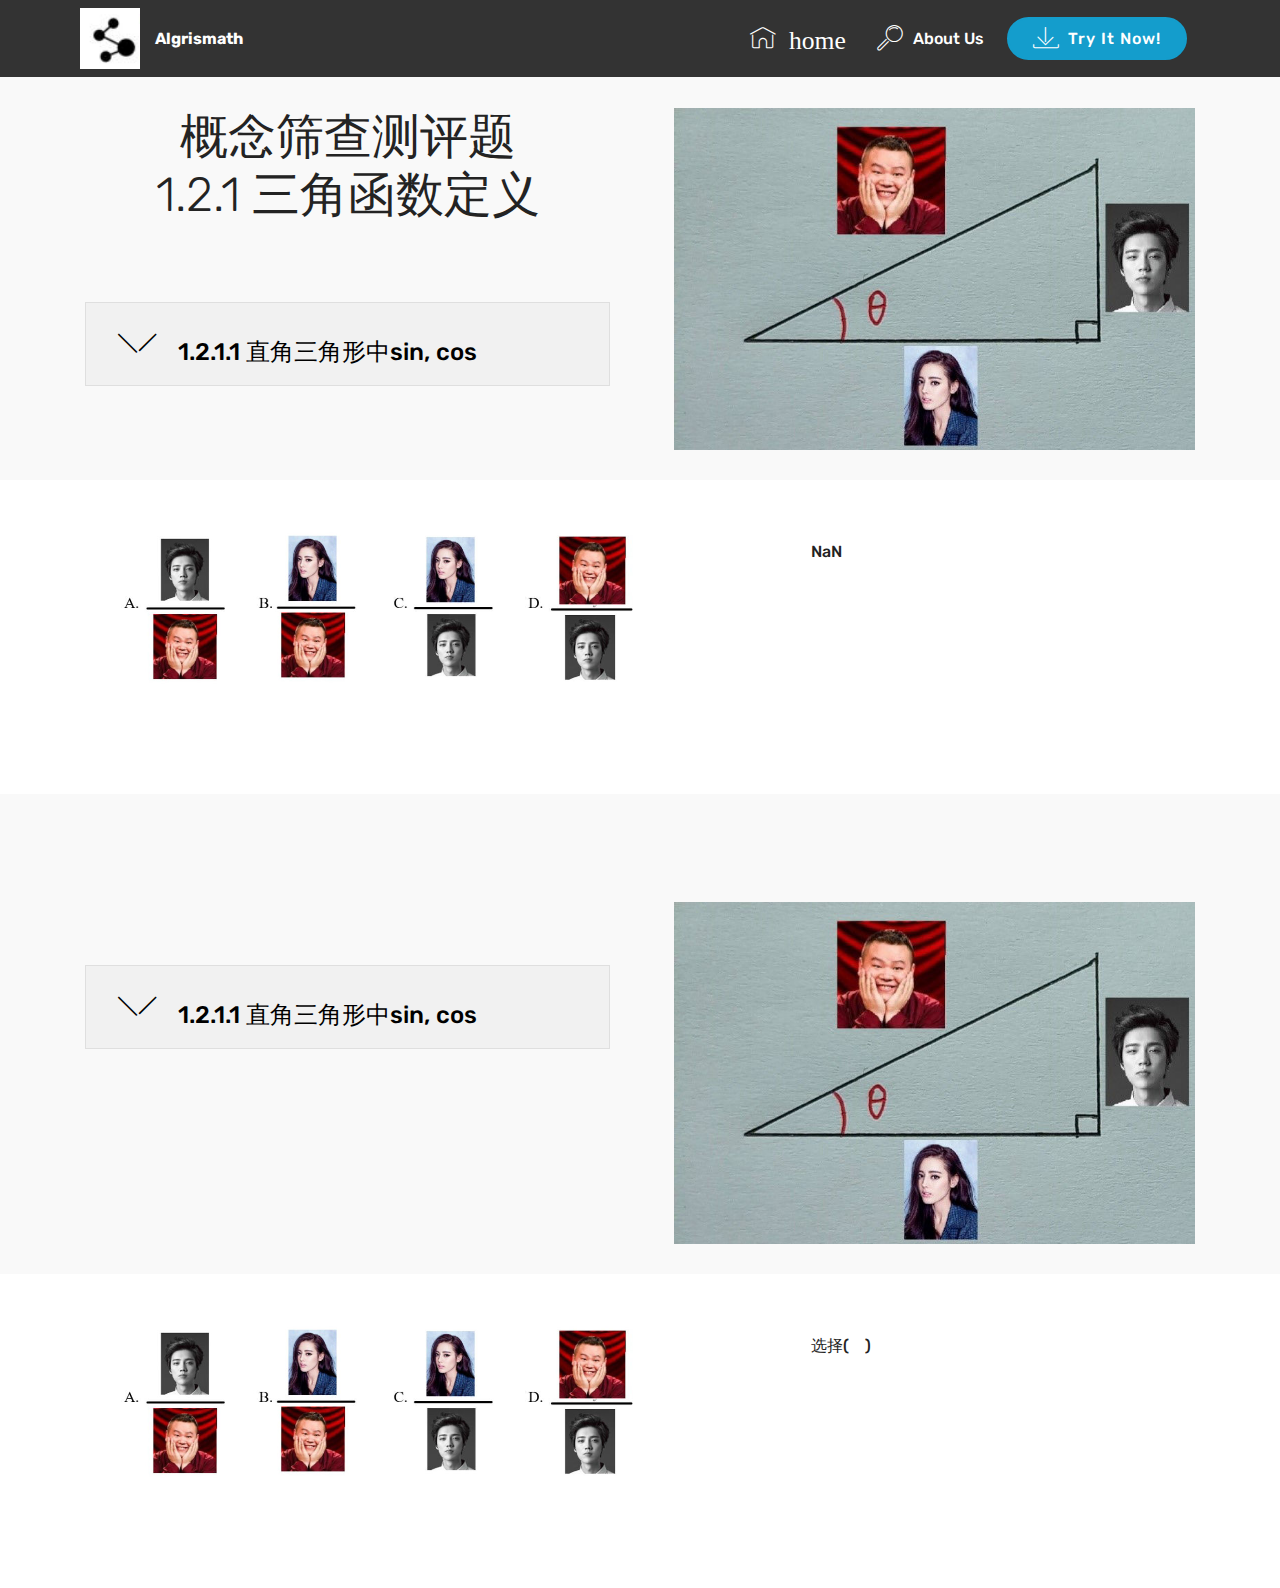
<file: page5.html>
<!DOCTYPE html>
<html >
<head>
  <!-- Site made with Mobirise Website Builder v4.7.2, https://mobirise.com -->
  <meta charset="UTF-8">
  <meta http-equiv="X-UA-Compatible" content="IE=edge">
  <meta name="generator" content="Mobirise v4.7.2, mobirise.com">
  <meta name="viewport" content="width=device-width, initial-scale=1, minimum-scale=1">
  <link rel="shortcut icon" href="assets/images/logosample-bytailorbrands-2-122x122.jpg" type="image/x-icon">
  <meta name="description" content="">
  <title>1</title>
  <link rel="stylesheet" href="assets/web/assets/mobirise-icons/mobirise-icons.css">
  <link rel="stylesheet" href="assets/tether/tether.min.css">
  <link rel="stylesheet" href="assets/bootstrap/css/bootstrap.min.css">
  <link rel="stylesheet" href="assets/bootstrap/css/bootstrap-grid.min.css">
  <link rel="stylesheet" href="assets/bootstrap/css/bootstrap-reboot.min.css">
  <link rel="stylesheet" href="assets/dropdown/css/style.css">
  <link rel="stylesheet" href="assets/theme/css/style.css">
  <link rel="stylesheet" href="assets/mobirise/css/mbr-additional.css" type="text/css">
  
  
  
</head>
<body>
  <section class="menu cid-qRbNE5UAsm" once="menu" id="menu1-1b">

    

    <nav class="navbar navbar-expand beta-menu navbar-dropdown align-items-center navbar-fixed-top navbar-toggleable-sm">
        <button class="navbar-toggler navbar-toggler-right" type="button" data-toggle="collapse" data-target="#navbarSupportedContent" aria-controls="navbarSupportedContent" aria-expanded="false" aria-label="Toggle navigation">
            <div class="hamburger">
                <span></span>
                <span></span>
                <span></span>
                <span></span>
            </div>
        </button>
        <div class="menu-logo">
            <div class="navbar-brand">
                <span class="navbar-logo">
                    <a href="https://mobirise.com">
                         <img src="assets/images/logosample-bytailorbrands-2-122x122.jpg" alt="Mobirise" title="" style="height: 3.8rem;">
                    </a>
                </span>
                <span class="navbar-caption-wrap"><a class="navbar-caption text-white display-4" href="#top">&nbsp;Algrismath</a></span>
            </div>
        </div>
        <div class="collapse navbar-collapse" id="navbarSupportedContent">
            <ul class="navbar-nav nav-dropdown" data-app-modern-menu="true"><li class="nav-item">
                    <a class="nav-link link text-white display-4" href="index.html">
                        <span class="mbri-home mbr-iconfont mbr-iconfont-btn">&nbsp;home</span></a>
                </li>
                <li class="nav-item">
                    <a class="nav-link link text-white display-4" href="page1.html#video2-t">
                        <span class="mbri-search mbr-iconfont mbr-iconfont-btn"></span>
                        About Us
                    </a>
                </li></ul>
            <div class="navbar-buttons mbr-section-btn"><a class="btn btn-sm btn-primary display-4" href="page3.html">
                    <span class="mbri-save mbr-iconfont mbr-iconfont-btn "></span>
                    Try It Now!
                </a></div>
        </div>
    </nav>
</section>

<section class="engine"><a href="https://mobirise.me/q">responsive web templates</a></section><section class="menu cid-qRbO7opwT5" once="menu" id="menu1-1c">

    

    <nav class="navbar navbar-expand beta-menu navbar-dropdown align-items-center navbar-fixed-top navbar-toggleable-sm">
        <button class="navbar-toggler navbar-toggler-right" type="button" data-toggle="collapse" data-target="#navbarSupportedContent" aria-controls="navbarSupportedContent" aria-expanded="false" aria-label="Toggle navigation">
            <div class="hamburger">
                <span></span>
                <span></span>
                <span></span>
                <span></span>
            </div>
        </button>
        <div class="menu-logo">
            <div class="navbar-brand">
                <span class="navbar-logo">
                    <a href="https://mobirise.com">
                         <img src="assets/images/logosample-bytailorbrands-2-122x122.jpg" alt="Mobirise" title="" style="height: 3.8rem;">
                    </a>
                </span>
                <span class="navbar-caption-wrap"><a class="navbar-caption text-white display-4" href="#top">&nbsp;Algrismath</a></span>
            </div>
        </div>
        <div class="collapse navbar-collapse" id="navbarSupportedContent">
            <ul class="navbar-nav nav-dropdown" data-app-modern-menu="true"><li class="nav-item">
                    <a class="nav-link link text-white display-4" href="index.html">
                        <span class="mbri-home mbr-iconfont mbr-iconfont-btn">&nbsp;home</span></a>
                </li>
                <li class="nav-item">
                    <a class="nav-link link text-white display-4" href="page1.html#video2-t">
                        <span class="mbri-search mbr-iconfont mbr-iconfont-btn"></span>
                        About Us
                    </a>
                </li></ul>
            <div class="navbar-buttons mbr-section-btn"><a class="btn btn-sm btn-primary display-4" href="page3.html">
                    <span class="mbri-save mbr-iconfont mbr-iconfont-btn "></span>
                    Try It Now!
                </a></div>
        </div>
    </nav>
</section>

<section class="accordion2 cid-qRkJRYOG8a" id="accordion2-1d">

    


    
    <div class="container">
        <div class="media-container-row pt-5">
            <div class="accordion-content">
                <h2 class="mbr-section-title align-center pb-3 mbr-fonts-style display-2">
                        概念筛查测评题<br>1.2.1 三角函数定义</h2>
                
                <div id="bootstrap-accordion_2" class="panel-group accordionStyles accordion pt-5 mt-3" role="tablist" aria-multiselectable="true">
                        <div class="card">
                            <div class="card-header" role="tab" id="headingOne">
                                <a role="button" class="collapsed panel-title text-black" data-toggle="collapse" data-core="" href="#collapse1_2" aria-expanded="false" aria-controls="collapse1">
                                    <h4 class="mbr-fonts-style display-5">
                                        <span class="sign mbr-iconfont mbri-arrow-down inactive"></span>&nbsp;1.2.1.1 直角三角形中sin, cos</h4>
                                </a>
                            </div>
                            <div id="collapse1_2" class="panel-collapse noScroll collapse" role="tabpanel" aria-labelledby="headingOne" data-parent="#bootstrap-accordion_2">
                                <div class="panel-body p-4">
                                    <p class="mbr-fonts-style panel-text display-7">
                                       1. 在如图直角三角形中，sin⁡θ= ？<br></p>
                                </div>
                            </div>
                        </div>
                
                        
                
                        
                
                        
                
                        
                
                        
                </div>
            </div>
            <div class="mbr-figure" style="width: 105%;">
                    <img src="assets/images/1-756x497.jpg" alt="Mobirise" title="">
            </div>
        </div>
    </div>
</section>

<section class="counters2 counters cid-qRkPvao94K" id="counters2-1k">

    

    

    <div class="container pt-4 mt-2">
        <div class="media-container-row">
            <div class="media-block" style="width: 50%;">
                
                
                <div class="mbr-figure">
                    <img src="assets/images/1111111-1046x383.jpg" alt="" title="">
                </div>
            </div>
            <div class="cards-block">
                <div class="cards-container">
                    <div class="card px-3 align-left col-12 col-md-6">
                        <div class="panel-item p-3">
                            <div class="card-img pb-3">
                                
                                <h3 class="count py-3 mbr-fonts-style display-7">选择( &nbsp; &nbsp;)</h3>
                            </div>
                            <div class="card-text">
                                
                                
                            </div>
                        </div>
                    </div>
                    
                    
                    
                </div>
            </div>
        </div>
    </div>
</section>

<section class="accordion2 cid-qRkQfsHsO3" id="accordion2-1l">

    


    
    <div class="container">
        <div class="media-container-row pt-5">
            <div class="accordion-content">
                
                
                <div id="bootstrap-accordion_18" class="panel-group accordionStyles accordion pt-5 mt-3" role="tablist" aria-multiselectable="true">
                        <div class="card">
                            <div class="card-header" role="tab" id="headingOne">
                                <a role="button" class="collapsed panel-title text-black" data-toggle="collapse" data-core="" href="#collapse1_18" aria-expanded="false" aria-controls="collapse1">
                                    <h4 class="mbr-fonts-style display-5">
                                        <span class="sign mbr-iconfont mbri-arrow-down inactive"></span>&nbsp;1.2.1.1 直角三角形中sin, cos</h4>
                                </a>
                            </div>
                            <div id="collapse1_18" class="panel-collapse noScroll collapse" role="tabpanel" aria-labelledby="headingOne" data-parent="#bootstrap-accordion_18">
                                <div class="panel-body p-4">
                                    <p class="mbr-fonts-style panel-text display-7">
                                       2. 在如图直角三角形中，cos⁡θ= ？<br></p>
                                </div>
                            </div>
                        </div>
                
                        
                
                        
                
                        
                
                        
                
                        
                </div>
            </div>
            <div class="mbr-figure" style="width: 105%;">
                    <img src="assets/images/1-756x497.jpg" alt="Mobirise" title="">
            </div>
        </div>
    </div>
</section>

<section class="counters2 counters cid-qRkV7MexCz" id="counters2-1m">

    

    

    <div class="container pt-4 mt-2">
        <div class="media-container-row">
            <div class="media-block" style="width: 50%;">
                
                
                <div class="mbr-figure">
                    <img src="assets/images/1111111-1046x383.jpg" alt="" title="">
                </div>
            </div>
            <div class="cards-block">
                <div class="cards-container">
                    <div class="card px-3 align-left col-12 col-md-6">
                        <div class="panel-item p-3">
                            <div class="card-img pb-3">
                                
                                <h3 class="count py-3 mbr-fonts-style display-7">选择( &nbsp; &nbsp;)</h3>
                            </div>
                            <div class="card-text">
                                
                                
                            </div>
                        </div>
                    </div>
                    
                    
                    
                </div>
            </div>
        </div>
    </div>
</section>


  <script src="assets/web/assets/jquery/jquery.min.js"></script>
  <script src="assets/popper/popper.min.js"></script>
  <script src="assets/tether/tether.min.js"></script>
  <script src="assets/bootstrap/js/bootstrap.min.js"></script>
  <script src="assets/dropdown/js/script.min.js"></script>
  <script src="assets/touchswipe/jquery.touch-swipe.min.js"></script>
  <script src="assets/mbr-switch-arrow/mbr-switch-arrow.js"></script>
  <script src="assets/viewportchecker/jquery.viewportchecker.js"></script>
  <script src="assets/smoothscroll/smooth-scroll.js"></script>
  <script src="assets/theme/js/script.js"></script>
  
  
</body>
</html>
</file>
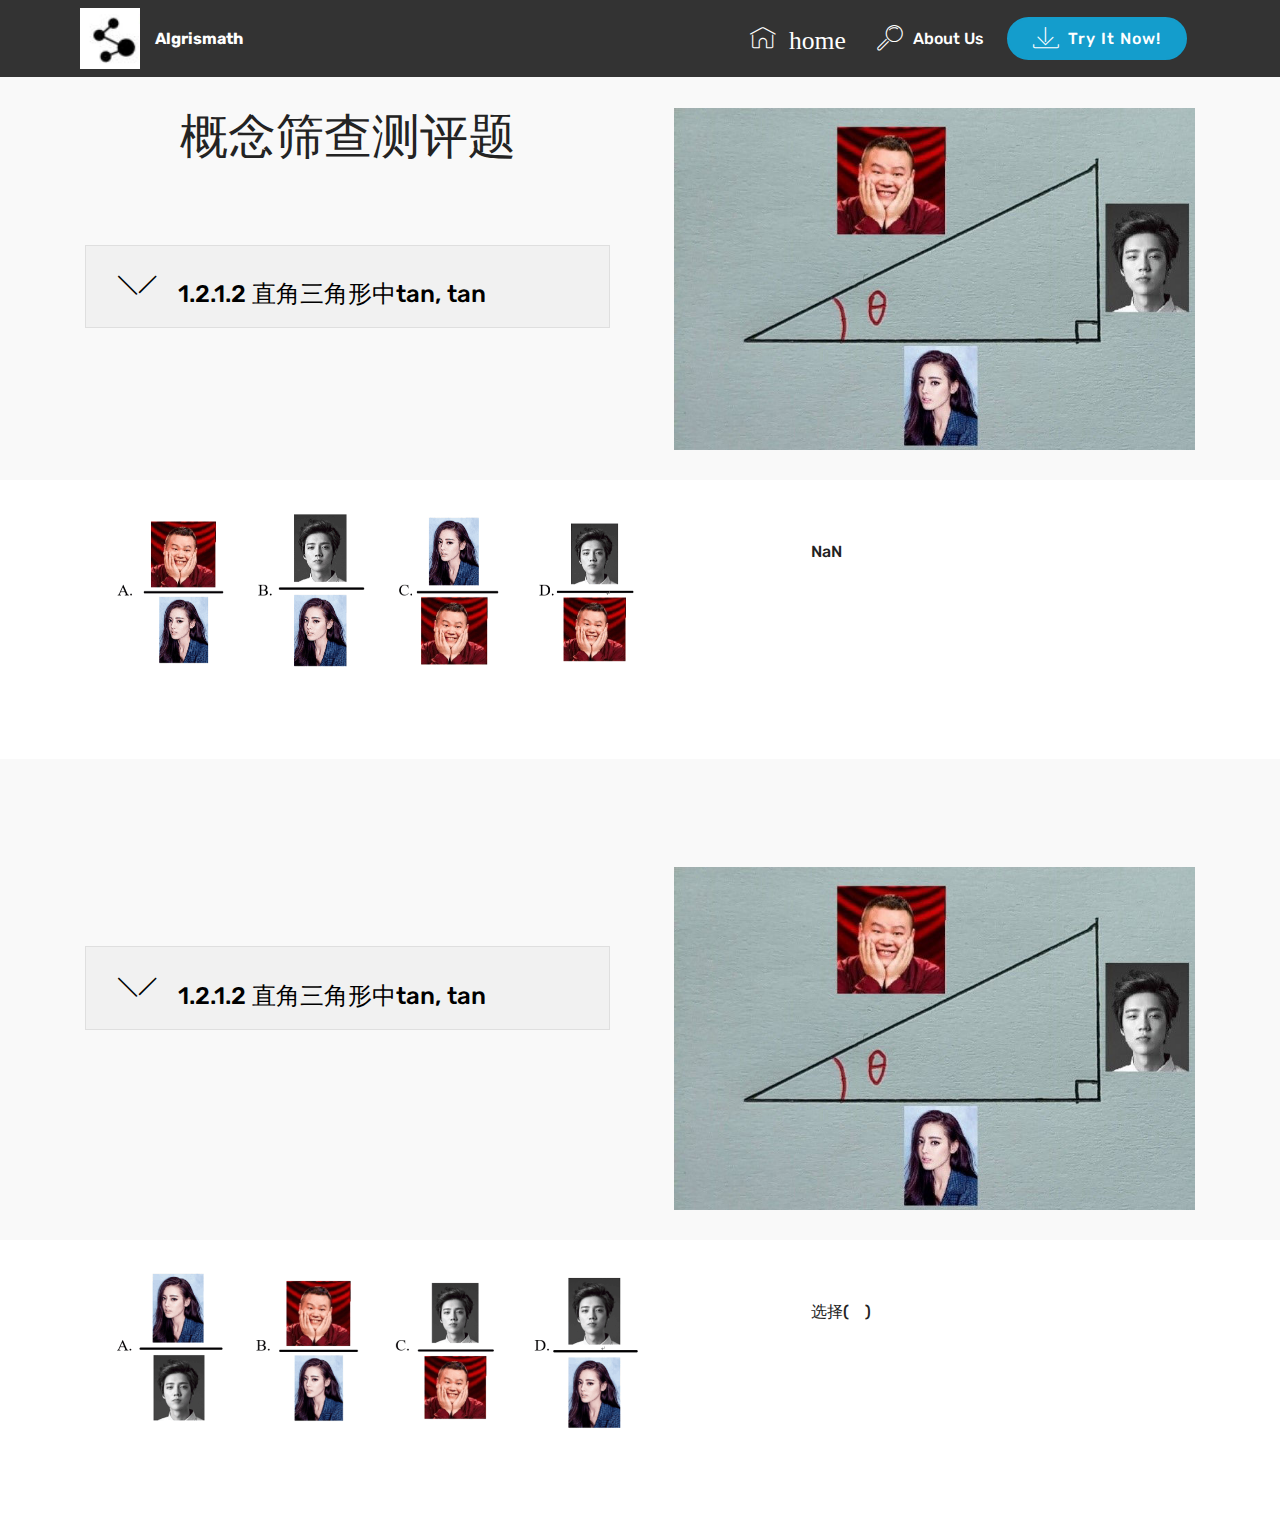
<file: page6.html>
<!DOCTYPE html>
<html >
<head>
  <!-- Site made with Mobirise Website Builder v4.7.2, https://mobirise.com -->
  <meta charset="UTF-8">
  <meta http-equiv="X-UA-Compatible" content="IE=edge">
  <meta name="generator" content="Mobirise v4.7.2, mobirise.com">
  <meta name="viewport" content="width=device-width, initial-scale=1, minimum-scale=1">
  <link rel="shortcut icon" href="assets/images/logosample-bytailorbrands-2-122x122.jpg" type="image/x-icon">
  <meta name="description" content="Web Creator Description">
  <title>lianxi2</title>
  <link rel="stylesheet" href="assets/web/assets/mobirise-icons/mobirise-icons.css">
  <link rel="stylesheet" href="assets/tether/tether.min.css">
  <link rel="stylesheet" href="assets/bootstrap/css/bootstrap.min.css">
  <link rel="stylesheet" href="assets/bootstrap/css/bootstrap-grid.min.css">
  <link rel="stylesheet" href="assets/bootstrap/css/bootstrap-reboot.min.css">
  <link rel="stylesheet" href="assets/dropdown/css/style.css">
  <link rel="stylesheet" href="assets/theme/css/style.css">
  <link rel="stylesheet" href="assets/mobirise/css/mbr-additional.css" type="text/css">
  
  
  
</head>
<body>
  <section class="menu cid-qRbNE5UAsm" once="menu" id="menu1-1n">

    

    <nav class="navbar navbar-expand beta-menu navbar-dropdown align-items-center navbar-fixed-top navbar-toggleable-sm">
        <button class="navbar-toggler navbar-toggler-right" type="button" data-toggle="collapse" data-target="#navbarSupportedContent" aria-controls="navbarSupportedContent" aria-expanded="false" aria-label="Toggle navigation">
            <div class="hamburger">
                <span></span>
                <span></span>
                <span></span>
                <span></span>
            </div>
        </button>
        <div class="menu-logo">
            <div class="navbar-brand">
                <span class="navbar-logo">
                    <a href="https://mobirise.com">
                         <img src="assets/images/logosample-bytailorbrands-2-122x122.jpg" alt="Mobirise" title="" style="height: 3.8rem;">
                    </a>
                </span>
                <span class="navbar-caption-wrap"><a class="navbar-caption text-white display-4" href="#top">&nbsp;Algrismath</a></span>
            </div>
        </div>
        <div class="collapse navbar-collapse" id="navbarSupportedContent">
            <ul class="navbar-nav nav-dropdown" data-app-modern-menu="true"><li class="nav-item">
                    <a class="nav-link link text-white display-4" href="index.html">
                        <span class="mbri-home mbr-iconfont mbr-iconfont-btn">&nbsp;home</span></a>
                </li>
                <li class="nav-item">
                    <a class="nav-link link text-white display-4" href="page1.html#video2-t">
                        <span class="mbri-search mbr-iconfont mbr-iconfont-btn"></span>
                        About Us
                    </a>
                </li></ul>
            <div class="navbar-buttons mbr-section-btn"><a class="btn btn-sm btn-primary display-4" href="page3.html">
                    <span class="mbri-save mbr-iconfont mbr-iconfont-btn "></span>
                    Try It Now!
                </a></div>
        </div>
    </nav>
</section>

<section class="engine"><a href="https://mobirise.me/e">make a website for free</a></section><section class="menu cid-qRbO7opwT5" once="menu" id="menu1-1o">

    

    <nav class="navbar navbar-expand beta-menu navbar-dropdown align-items-center navbar-fixed-top navbar-toggleable-sm">
        <button class="navbar-toggler navbar-toggler-right" type="button" data-toggle="collapse" data-target="#navbarSupportedContent" aria-controls="navbarSupportedContent" aria-expanded="false" aria-label="Toggle navigation">
            <div class="hamburger">
                <span></span>
                <span></span>
                <span></span>
                <span></span>
            </div>
        </button>
        <div class="menu-logo">
            <div class="navbar-brand">
                <span class="navbar-logo">
                    <a href="https://mobirise.com">
                         <img src="assets/images/logosample-bytailorbrands-2-122x122.jpg" alt="Mobirise" title="" style="height: 3.8rem;">
                    </a>
                </span>
                <span class="navbar-caption-wrap"><a class="navbar-caption text-white display-4" href="#top">&nbsp;Algrismath</a></span>
            </div>
        </div>
        <div class="collapse navbar-collapse" id="navbarSupportedContent">
            <ul class="navbar-nav nav-dropdown" data-app-modern-menu="true"><li class="nav-item">
                    <a class="nav-link link text-white display-4" href="index.html">
                        <span class="mbri-home mbr-iconfont mbr-iconfont-btn">&nbsp;home</span></a>
                </li>
                <li class="nav-item">
                    <a class="nav-link link text-white display-4" href="page1.html#video2-t">
                        <span class="mbri-search mbr-iconfont mbr-iconfont-btn"></span>
                        About Us
                    </a>
                </li></ul>
            <div class="navbar-buttons mbr-section-btn"><a class="btn btn-sm btn-primary display-4" href="page3.html">
                    <span class="mbri-save mbr-iconfont mbr-iconfont-btn "></span>
                    Try It Now!
                </a></div>
        </div>
    </nav>
</section>

<section class="accordion2 cid-qRkViXFYxx" id="accordion2-1p">

    


    
    <div class="container">
        <div class="media-container-row pt-5">
            <div class="accordion-content">
                <h2 class="mbr-section-title align-center pb-3 mbr-fonts-style display-2">
                        概念筛查测评题<br></h2>
                
                <div id="bootstrap-accordion_29" class="panel-group accordionStyles accordion pt-5 mt-3" role="tablist" aria-multiselectable="true">
                        <div class="card">
                            <div class="card-header" role="tab" id="headingOne">
                                <a role="button" class="collapsed panel-title text-black" data-toggle="collapse" data-core="" href="#collapse1_29" aria-expanded="false" aria-controls="collapse1">
                                    <h4 class="mbr-fonts-style display-5">
                                        <span class="sign mbr-iconfont mbri-arrow-down inactive"></span>&nbsp;1.2.1.2 直角三角形中tan, tan</h4>
                                </a>
                            </div>
                            <div id="collapse1_29" class="panel-collapse noScroll collapse" role="tabpanel" aria-labelledby="headingOne" data-parent="#bootstrap-accordion_29">
                                <div class="panel-body p-4">
                                    <p class="mbr-fonts-style panel-text display-7">
                                       1. 在如图直角三角形中，tan ⁡θ= ？<br></p>
                                </div>
                            </div>
                        </div>
                
                        
                
                        
                
                        
                
                        
                
                        
                </div>
            </div>
            <div class="mbr-figure" style="width: 105%;">
                    <img src="assets/images/1-756x497.jpg" alt="Mobirise" title="">
            </div>
        </div>
    </div>
</section>

<section class="counters2 counters cid-qRkVjb3YWE" id="counters2-1q">

    

    

    <div class="container pt-4 mt-2">
        <div class="media-container-row">
            <div class="media-block" style="width: 50%;">
                
                
                <div class="mbr-figure">
                    <img src="assets/images/2-1042x312.png" alt="" title="">
                </div>
            </div>
            <div class="cards-block">
                <div class="cards-container">
                    <div class="card px-3 align-left col-12 col-md-6">
                        <div class="panel-item p-3">
                            <div class="card-img pb-3">
                                
                                <h3 class="count py-3 mbr-fonts-style display-7">选择( &nbsp; &nbsp;)</h3>
                            </div>
                            <div class="card-text">
                                
                                
                            </div>
                        </div>
                    </div>
                    
                    
                    
                </div>
            </div>
        </div>
    </div>
</section>

<section class="accordion2 cid-qRkWbLQXrm" id="accordion2-1r">

    


    
    <div class="container">
        <div class="media-container-row pt-5">
            <div class="accordion-content">
                <h2 class="mbr-section-title align-center pb-3 mbr-fonts-style display-2"></h2>
                
                <div id="bootstrap-accordion_31" class="panel-group accordionStyles accordion pt-5 mt-3" role="tablist" aria-multiselectable="true">
                        <div class="card">
                            <div class="card-header" role="tab" id="headingOne">
                                <a role="button" class="collapsed panel-title text-black" data-toggle="collapse" data-core="" href="#collapse1_31" aria-expanded="false" aria-controls="collapse1">
                                    <h4 class="mbr-fonts-style display-5">
                                        <span class="sign mbr-iconfont mbri-arrow-down inactive"></span>&nbsp;1.2.1.2 直角三角形中tan, tan</h4>
                                </a>
                            </div>
                            <div id="collapse1_31" class="panel-collapse noScroll collapse" role="tabpanel" aria-labelledby="headingOne" data-parent="#bootstrap-accordion_31">
                                <div class="panel-body p-4">
                                    <p class="mbr-fonts-style panel-text display-7">2. 在如图直角三角形中，〖cot 〗⁡θ= ？<br></p>
                                </div>
                            </div>
                        </div>
                
                        
                
                        
                
                        
                
                        
                
                        
                </div>
            </div>
            <div class="mbr-figure" style="width: 105%;">
                    <img src="assets/images/1-756x497.jpg" alt="Mobirise" title="">
            </div>
        </div>
    </div>
</section>

<section class="counters2 counters cid-qRkWumxl6g" id="counters2-1s">

    

    

    <div class="container pt-4 mt-2">
        <div class="media-container-row">
            <div class="media-block" style="width: 50%;">
                
                
                <div class="mbr-figure">
                    <img src="assets/images/2222-1046x318.png" alt="" title="">
                </div>
            </div>
            <div class="cards-block">
                <div class="cards-container">
                    <div class="card px-3 align-left col-12 col-md-6">
                        <div class="panel-item p-3">
                            <div class="card-img pb-3">
                                
                                <h3 class="count py-3 mbr-fonts-style display-7">选择( &nbsp; &nbsp;)</h3>
                            </div>
                            <div class="card-text">
                                
                                
                            </div>
                        </div>
                    </div>
                    
                    
                    
                </div>
            </div>
        </div>
    </div>
</section>


  <script src="assets/web/assets/jquery/jquery.min.js"></script>
  <script src="assets/popper/popper.min.js"></script>
  <script src="assets/tether/tether.min.js"></script>
  <script src="assets/bootstrap/js/bootstrap.min.js"></script>
  <script src="assets/dropdown/js/script.min.js"></script>
  <script src="assets/touchswipe/jquery.touch-swipe.min.js"></script>
  <script src="assets/mbr-switch-arrow/mbr-switch-arrow.js"></script>
  <script src="assets/viewportchecker/jquery.viewportchecker.js"></script>
  <script src="assets/smoothscroll/smooth-scroll.js"></script>
  <script src="assets/theme/js/script.js"></script>
  
  
</body>
</html>
</file>
<file: assets/web/assets/mobirise-icons/mobirise-icons.css>
@font-face {
  font-family: 'MobiriseIcons';
  src:  url('mobirise-icons.eot?spat4u');
  src:  url('mobirise-icons.eot?spat4u#iefix') format('embedded-opentype'),
    url('mobirise-icons.ttf?spat4u') format('truetype'),
    url('mobirise-icons.woff?spat4u') format('woff'),
    url('mobirise-icons.svg?spat4u#MobiriseIcons') format('svg');
  font-weight: normal;
  font-style: normal;
}

[class^="mbri-"], [class*=" mbri-"] {
  /* use !important to prevent issues with browser extensions that change fonts */
  font-family: MobiriseIcons !important;
  speak: none;
  font-style: normal;
  font-weight: normal;
  font-variant: normal;
  text-transform: none;
  line-height: 1;

  /* Better Font Rendering =========== */
  -webkit-font-smoothing: antialiased;
  -moz-osx-font-smoothing: grayscale;
}

.mbri-add-submenu:before {
  content: "\e900";
}
.mbri-alert:before {
  content: "\e901";
}
.mbri-align-center:before {
  content: "\e902";
}
.mbri-align-justify:before {
  content: "\e903";
}
.mbri-align-left:before {
  content: "\e904";
}
.mbri-align-right:before {
  content: "\e905";
}
.mbri-android:before {
  content: "\e906";
}
.mbri-apple:before {
  content: "\e907";
}
.mbri-arrow-down:before {
  content: "\e908";
}
.mbri-arrow-next:before {
  content: "\e909";
}
.mbri-arrow-prev:before {
  content: "\e90a";
}
.mbri-arrow-up:before {
  content: "\e90b";
}
.mbri-bold:before {
  content: "\e90c";
}
.mbri-bookmark:before {
  content: "\e90d";
}
.mbri-bootstrap:before {
  content: "\e90e";
}
.mbri-briefcase:before {
  content: "\e90f";
}
.mbri-browse:before {
  content: "\e910";
}
.mbri-bulleted-list:before {
  content: "\e911";
}
.mbri-calendar:before {
  content: "\e912";
}
.mbri-camera:before {
  content: "\e913";
}
.mbri-cart-add:before {
  content: "\e914";
}
.mbri-cart-full:before {
  content: "\e915";
}
.mbri-cash:before {
  content: "\e916";
}
.mbri-change-style:before {
  content: "\e917";
}
.mbri-chat:before {
  content: "\e918";
}
.mbri-clock:before {
  content: "\e919";
}
.mbri-close:before {
  content: "\e91a";
}
.mbri-cloud:before {
  content: "\e91b";
}
.mbri-code:before {
  content: "\e91c";
}
.mbri-contact-form:before {
  content: "\e91d";
}
.mbri-credit-card:before {
  content: "\e91e";
}
.mbri-cursor-click:before {
  content: "\e91f";
}
.mbri-cust-feedback:before {
  content: "\e920";
}
.mbri-database:before {
  content: "\e921";
}
.mbri-delivery:before {
  content: "\e922";
}
.mbri-desktop:before {
  content: "\e923";
}
.mbri-devices:before {
  content: "\e924";
}
.mbri-down:before {
  content: "\e925";
}
.mbri-download:before {
  content: "\e989";
}
.mbri-drag-n-drop:before {
  content: "\e927";
}
.mbri-drag-n-drop2:before {
  content: "\e928";
}
.mbri-edit:before {
  content: "\e929";
}
.mbri-edit2:before {
  content: "\e92a";
}
.mbri-error:before {
  content: "\e92b";
}
.mbri-extension:before {
  content: "\e92c";
}
.mbri-features:before {
  content: "\e92d";
}
.mbri-file:before {
  content: "\e92e";
}
.mbri-flag:before {
  content: "\e92f";
}
.mbri-folder:before {
  content: "\e930";
}
.mbri-gift:before {
  content: "\e931";
}
.mbri-github:before {
  content: "\e932";
}
.mbri-globe:before {
  content: "\e933";
}
.mbri-globe-2:before {
  content: "\e934";
}
.mbri-growing-chart:before {
  content: "\e935";
}
.mbri-hearth:before {
  content: "\e936";
}
.mbri-help:before {
  content: "\e937";
}
.mbri-home:before {
  content: "\e938";
}
.mbri-hot-cup:before {
  content: "\e939";
}
.mbri-idea:before {
  content: "\e93a";
}
.mbri-image-gallery:before {
  content: "\e93b";
}
.mbri-image-slider:before {
  content: "\e93c";
}
.mbri-info:before {
  content: "\e93d";
}
.mbri-italic:before {
  content: "\e93e";
}
.mbri-key:before {
  content: "\e93f";
}
.mbri-laptop:before {
  content: "\e940";
}
.mbri-layers:before {
  content: "\e941";
}
.mbri-left-right:before {
  content: "\e942";
}
.mbri-left:before {
  content: "\e943";
}
.mbri-letter:before {
  content: "\e944";
}
.mbri-like:before {
  content: "\e945";
}
.mbri-link:before {
  content: "\e946";
}
.mbri-lock:before {
  content: "\e947";
}
.mbri-login:before {
  content: "\e948";
}
.mbri-logout:before {
  content: "\e949";
}
.mbri-magic-stick:before {
  content: "\e94a";
}
.mbri-map-pin:before {
  content: "\e94b";
}
.mbri-menu:before {
  content: "\e94c";
}
.mbri-mobile:before {
  content: "\e94d";
}
.mbri-mobile2:before {
  content: "\e94e";
}
.mbri-mobirise:before {
  content: "\e94f";
}
.mbri-more-horizontal:before {
  content: "\e950";
}
.mbri-more-vertical:before {
  content: "\e951";
}
.mbri-music:before {
  content: "\e952";
}
.mbri-new-file:before {
  content: "\e953";
}
.mbri-numbered-list:before {
  content: "\e954";
}
.mbri-opened-folder:before {
  content: "\e955";
}
.mbri-pages:before {
  content: "\e956";
}
.mbri-paper-plane:before {
  content: "\e957";
}
.mbri-paperclip:before {
  content: "\e958";
}
.mbri-photo:before {
  content: "\e959";
}
.mbri-photos:before {
  content: "\e95a";
}
.mbri-pin:before {
  content: "\e95b";
}
.mbri-play:before {
  content: "\e95c";
}
.mbri-plus:before {
  content: "\e95d";
}
.mbri-preview:before {
  content: "\e95e";
}
.mbri-print:before {
  content: "\e95f";
}
.mbri-protect:before {
  content: "\e960";
}
.mbri-question:before {
  content: "\e961";
}
.mbri-quote-left:before {
  content: "\e962";
}
.mbri-quote-right:before {
  content: "\e963";
}
.mbri-refresh:before {
  content: "\e964";
}
.mbri-responsive:before {
  content: "\e965";
}
.mbri-right:before {
  content: "\e966";
}
.mbri-rocket:before {
  content: "\e967";
}
.mbri-sad-face:before {
  content: "\e968";
}
.mbri-sale:before {
  content: "\e969";
}
.mbri-save:before {
  content: "\e96a";
}
.mbri-search:before {
  content: "\e96b";
}
.mbri-setting:before {
  content: "\e96c";
}
.mbri-setting2:before {
  content: "\e96d";
}
.mbri-setting3:before {
  content: "\e96e";
}
.mbri-share:before {
  content: "\e96f";
}
.mbri-shopping-bag:before {
  content: "\e970";
}
.mbri-shopping-basket:before {
  content: "\e971";
}
.mbri-shopping-cart:before {
  content: "\e972";
}
.mbri-sites:before {
  content: "\e973";
}
.mbri-smile-face:before {
  content: "\e974";
}
.mbri-speed:before {
  content: "\e975";
}
.mbri-star:before {
  content: "\e976";
}
.mbri-success:before {
  content: "\e977";
}
.mbri-sun:before {
  content: "\e978";
}
.mbri-sun2:before {
  content: "\e979";
}
.mbri-tablet:before {
  content: "\e97a";
}
.mbri-tablet-vertical:before {
  content: "\e97b";
}
.mbri-target:before {
  content: "\e97c";
}
.mbri-timer:before {
  content: "\e97d";
}
.mbri-to-ftp:before {
  content: "\e97e";
}
.mbri-to-local-drive:before {
  content: "\e97f";
}
.mbri-touch-swipe:before {
  content: "\e980";
}
.mbri-touch:before {
  content: "\e981";
}
.mbri-trash:before {
  content: "\e982";
}
.mbri-underline:before {
  content: "\e983";
}
.mbri-unlink:before {
  content: "\e984";
}
.mbri-unlock:before {
  content: "\e985";
}
.mbri-up-down:before {
  content: "\e986";
}
.mbri-up:before {
  content: "\e987";
}
.mbri-update:before {
  content: "\e988";
}
.mbri-upload:before {
 content: "\e926"; 
}
.mbri-user:before {
  content: "\e98a";
}
.mbri-user2:before {
  content: "\e98b";
}
.mbri-users:before {
  content: "\e98c";
}
.mbri-video:before {
  content: "\e98d";
}
.mbri-video-play:before {
  content: "\e98e";
}
.mbri-watch:before {
  content: "\e98f";
}
.mbri-website-theme:before {
  content: "\e990";
}
.mbri-wifi:before {
  content: "\e991";
}
.mbri-windows:before {
  content: "\e992";
}
.mbri-zoom-out:before {
  content: "\e993";
}
.mbri-redo:before {
  content: "\e994";
}
.mbri-undo:before {
  content: "\e995";
}
</file>
<file: assets/socicon/css/styles.css>
@charset "UTF-8";

@font-face {
  font-family: "socicon";
  src:url("../fonts/socicon.eot");
  src:url("../fonts/socicon.eot?#iefix") format("embedded-opentype"),
    url("../fonts/socicon.woff") format("woff"),
    url("../fonts/socicon.ttf") format("truetype"),
    url("../fonts/socicon.svg#socicon") format("svg");
  font-weight: normal;
  font-style: normal;

}

[data-icon]:before {
  font-family: "socicon" !important;
  content: attr(data-icon);
  font-style: normal !important;
  font-weight: normal !important;
  font-variant: normal !important;
  text-transform: none !important;
  speak: none;
  line-height: 1;
  -webkit-font-smoothing: antialiased;
  -moz-osx-font-smoothing: grayscale;
}

[class^="socicon-"]:before,
[class*=" socicon-"]:before {
  font-family: "socicon" !important;
  font-style: normal !important;
  font-weight: normal !important;
  font-variant: normal !important;
  text-transform: none !important;
  speak: none;
  line-height: 1;
  -webkit-font-smoothing: antialiased;
  -moz-osx-font-smoothing: grayscale;
}

.socicon-modelmayhem:before {
  content: "\e000";
}
.socicon-mixcloud:before {
  content: "\e001";
}
.socicon-drupal:before {
  content: "\e002";
}
.socicon-swarm:before {
  content: "\e003";
}
.socicon-istock:before {
  content: "\e004";
}
.socicon-yammer:before {
  content: "\e005";
}
.socicon-ello:before {
  content: "\e006";
}
.socicon-stackoverflow:before {
  content: "\e007";
}
.socicon-persona:before {
  content: "\e008";
}
.socicon-triplej:before {
  content: "\e009";
}
.socicon-houzz:before {
  content: "\e00a";
}
.socicon-rss:before {
  content: "\e00b";
}
.socicon-paypal:before {
  content: "\e00c";
}
.socicon-odnoklassniki:before {
  content: "\e00d";
}
.socicon-airbnb:before {
  content: "\e00e";
}
.socicon-periscope:before {
  content: "\e00f";
}
.socicon-outlook:before {
  content: "\e010";
}
.socicon-coderwall:before {
  content: "\e011";
}
.socicon-tripadvisor:before {
  content: "\e012";
}
.socicon-appnet:before {
  content: "\e013";
}
.socicon-goodreads:before {
  content: "\e014";
}
.socicon-tripit:before {
  content: "\e015";
}
.socicon-lanyrd:before {
  content: "\e016";
}
.socicon-slideshare:before {
  content: "\e017";
}
.socicon-buffer:before {
  content: "\e018";
}
.socicon-disqus:before {
  content: "\e019";
}
.socicon-vkontakte:before {
  content: "\e01a";
}
.socicon-whatsapp:before {
  content: "\e01b";
}
.socicon-patreon:before {
  content: "\e01c";
}
.socicon-storehouse:before {
  content: "\e01d";
}
.socicon-pocket:before {
  content: "\e01e";
}
.socicon-mail:before {
  content: "\e01f";
}
.socicon-blogger:before {
  content: "\e020";
}
.socicon-technorati:before {
  content: "\e021";
}
.socicon-reddit:before {
  content: "\e022";
}
.socicon-dribbble:before {
  content: "\e023";
}
.socicon-stumbleupon:before {
  content: "\e024";
}
.socicon-digg:before {
  content: "\e025";
}
.socicon-envato:before {
  content: "\e026";
}
.socicon-behance:before {
  content: "\e027";
}
.socicon-delicious:before {
  content: "\e028";
}
.socicon-deviantart:before {
  content: "\e029";
}
.socicon-forrst:before {
  content: "\e02a";
}
.socicon-play:before {
  content: "\e02b";
}
.socicon-zerply:before {
  content: "\e02c";
}
.socicon-wikipedia:before {
  content: "\e02d";
}
.socicon-apple:before {
  content: "\e02e";
}
.socicon-flattr:before {
  content: "\e02f";
}
.socicon-github:before {
  content: "\e030";
}
.socicon-renren:before {
  content: "\e031";
}
.socicon-friendfeed:before {
  content: "\e032";
}
.socicon-newsvine:before {
  content: "\e033";
}
.socicon-identica:before {
  content: "\e034";
}
.socicon-bebo:before {
  content: "\e035";
}
.socicon-zynga:before {
  content: "\e036";
}
.socicon-steam:before {
  content: "\e037";
}
.socicon-xbox:before {
  content: "\e038";
}
.socicon-windows:before {
  content: "\e039";
}
.socicon-qq:before {
  content: "\e03a";
}
.socicon-douban:before {
  content: "\e03b";
}
.socicon-meetup:before {
  content: "\e03c";
}
.socicon-playstation:before {
  content: "\e03d";
}
.socicon-android:before {
  content: "\e03e";
}
.socicon-snapchat:before {
  content: "\e03f";
}
.socicon-twitter:before {
  content: "\e040";
}
.socicon-facebook:before {
  content: "\e041";
}
.socicon-googleplus:before {
  content: "\e042";
}
.socicon-pinterest:before {
  content: "\e043";
}
.socicon-foursquare:before {
  content: "\e044";
}
.socicon-yahoo:before {
  content: "\e045";
}
.socicon-skype:before {
  content: "\e046";
}
.socicon-yelp:before {
  content: "\e047";
}
.socicon-feedburner:before {
  content: "\e048";
}
.socicon-linkedin:before {
  content: "\e049";
}
.socicon-viadeo:before {
  content: "\e04a";
}
.socicon-xing:before {
  content: "\e04b";
}
.socicon-myspace:before {
  content: "\e04c";
}
.socicon-soundcloud:before {
  content: "\e04d";
}
.socicon-spotify:before {
  content: "\e04e";
}
.socicon-grooveshark:before {
  content: "\e04f";
}
.socicon-lastfm:before {
  content: "\e050";
}
.socicon-youtube:before {
  content: "\e051";
}
.socicon-vimeo:before {
  content: "\e052";
}
.socicon-dailymotion:before {
  content: "\e053";
}
.socicon-vine:before {
  content: "\e054";
}
.socicon-flickr:before {
  content: "\e055";
}
.socicon-500px:before {
  content: "\e056";
}
.socicon-wordpress:before {
  content: "\e058";
}
.socicon-tumblr:before {
  content: "\e059";
}
.socicon-twitch:before {
  content: "\e05a";
}
.socicon-8tracks:before {
  content: "\e05b";
}
.socicon-amazon:before {
  content: "\e05c";
}
.socicon-icq:before {
  content: "\e05d";
}
.socicon-smugmug:before {
  content: "\e05e";
}
.socicon-ravelry:before {
  content: "\e05f";
}
.socicon-weibo:before {
  content: "\e060";
}
.socicon-baidu:before {
  content: "\e061";
}
.socicon-angellist:before {
  content: "\e062";
}
.socicon-ebay:before {
  content: "\e063";
}
.socicon-imdb:before {
  content: "\e064";
}
.socicon-stayfriends:before {
  content: "\e065";
}
.socicon-residentadvisor:before {
  content: "\e066";
}
.socicon-google:before {
  content: "\e067";
}
.socicon-yandex:before {
  content: "\e068";
}
.socicon-sharethis:before {
  content: "\e069";
}
.socicon-bandcamp:before {
  content: "\e06a";
}
.socicon-itunes:before {
  content: "\e06b";
}
.socicon-deezer:before {
  content: "\e06c";
}
.socicon-telegram:before {
  content: "\e06e";
}
.socicon-openid:before {
  content: "\e06f";
}
.socicon-amplement:before {
  content: "\e070";
}
.socicon-viber:before {
  content: "\e071";
}
.socicon-zomato:before {
  content: "\e072";
}
.socicon-draugiem:before {
  content: "\e074";
}
.socicon-endomodo:before {
  content: "\e075";
}
.socicon-filmweb:before {
  content: "\e076";
}
.socicon-stackexchange:before {
  content: "\e077";
}
.socicon-wykop:before {
  content: "\e078";
}
.socicon-teamspeak:before {
  content: "\e079";
}
.socicon-teamviewer:before {
  content: "\e07a";
}
.socicon-ventrilo:before {
  content: "\e07b";
}
.socicon-younow:before {
  content: "\e07c";
}
.socicon-raidcall:before {
  content: "\e07d";
}
.socicon-mumble:before {
  content: "\e07e";
}
.socicon-medium:before {
  content: "\e06d";
}
.socicon-bebee:before {
  content: "\e07f";
}
.socicon-hitbox:before {
  content: "\e080";
}
.socicon-reverbnation:before {
  content: "\e081";
}
.socicon-formulr:before {
  content: "\e082";
}
.socicon-instagram:before {
  content: "\e057";
}
.socicon-battlenet:before {
  content: "\e083";
}
.socicon-chrome:before {
  content: "\e084";
}
.socicon-discord:before {
  content: "\e086";
}
.socicon-issuu:before {
  content: "\e087";
}
.socicon-macos:before {
  content: "\e088";
}
.socicon-firefox:before {
  content: "\e089";
}
.socicon-opera:before {
  content: "\e08d";
}
.socicon-keybase:before {
  content: "\e090";
}
.socicon-alliance:before {
  content: "\e091";
}
.socicon-livejournal:before {
  content: "\e092";
}
.socicon-googlephotos:before {
  content: "\e093";
}
.socicon-horde:before {
  content: "\e094";
}
.socicon-etsy:before {
  content: "\e095";
}
.socicon-zapier:before {
  content: "\e096";
}
.socicon-google-scholar:before {
  content: "\e097";
}
.socicon-researchgate:before {
  content: "\e098";
}
.socicon-wechat:before {
  content: "\e099";
}
.socicon-strava:before {
  content: "\e09a";
}
.socicon-line:before {
  content: "\e09b";
}
.socicon-lyft:before {
  content: "\e09c";
}
.socicon-uber:before {
  content: "\e09d";
}
.socicon-songkick:before {
  content: "\e09e";
}
.socicon-viewbug:before {
  content: "\e09f";
}
.socicon-googlegroups:before {
  content: "\e0a0";
}
.socicon-quora:before {
  content: "\e073";
}
.socicon-diablo:before {
  content: "\e085";
}
.socicon-blizzard:before {
  content: "\e0a1";
}
.socicon-hearthstone:before {
  content: "\e08b";
}
.socicon-heroes:before {
  content: "\e08a";
}
.socicon-overwatch:before {
  content: "\e08c";
}
.socicon-warcraft:before {
  content: "\e08e";
}
.socicon-starcraft:before {
  content: "\e08f";
}
.socicon-beam:before {
  content: "\e0a2";
}
.socicon-curse:before {
  content: "\e0a3";
}
.socicon-player:before {
  content: "\e0a4";
}
.socicon-streamjar:before {
  content: "\e0a5";
}
.socicon-nintendo:before {
  content: "\e0a6";
}
.socicon-hellocoton:before {
  content: "\e0a7";
}
</file>
<file: assets/dropdown/css/style.css>
.navbar-dropdown {
  left: 0;
  padding: 0;
  position: absolute;
  right: 0;
  top: 0;
  transition: all 0.45s ease;
  z-index: 1030;
  background: #282828; }
  .navbar-dropdown .navbar-logo {
    margin-right: 0.8rem;
    transition: margin 0.3s ease-in-out;
    vertical-align: middle; }
    .navbar-dropdown .navbar-logo img {
      height: 3.125rem;
      transition: all 0.3s ease-in-out; }
    .navbar-dropdown .navbar-logo.mbr-iconfont {
      font-size: 3.125rem;
      line-height: 3.125rem; }
  .navbar-dropdown .navbar-caption {
    font-weight: 700;
    white-space: normal;
    vertical-align: -4px;
    line-height: 3.125rem !important; }
    .navbar-dropdown .navbar-caption, .navbar-dropdown .navbar-caption:hover {
      color: inherit;
      text-decoration: none; }
  .navbar-dropdown .mbr-iconfont + .navbar-caption {
    vertical-align: -1px; }
  .navbar-dropdown.navbar-fixed-top {
    position: fixed; }
  .navbar-dropdown .navbar-brand span {
    vertical-align: -4px; }
  .navbar-dropdown.bg-color.transparent {
    background: none; }
  .navbar-dropdown.navbar-short .navbar-brand {
    padding: 0.625rem 0; }
    .navbar-dropdown.navbar-short .navbar-brand span {
      vertical-align: -1px; }
  .navbar-dropdown.navbar-short .navbar-caption {
    line-height: 2.375rem !important;
    vertical-align: -2px; }
  .navbar-dropdown.navbar-short .navbar-logo {
    margin-right: 0.5rem; }
    .navbar-dropdown.navbar-short .navbar-logo img {
      height: 2.375rem; }
    .navbar-dropdown.navbar-short .navbar-logo.mbr-iconfont {
      font-size: 2.375rem;
      line-height: 2.375rem; }
  .navbar-dropdown.navbar-short .mbr-table-cell {
    height: 3.625rem; }
  .navbar-dropdown .navbar-close {
    left: 0.6875rem;
    position: fixed;
    top: 0.75rem;
    z-index: 1000; }
  .navbar-dropdown .hamburger-icon {
    content: "";
    display: inline-block;
    vertical-align: middle;
    width: 16px;
    -webkit-box-shadow: 0 -6px 0 1px #282828,0 0 0 1px #282828,0 6px 0 1px #282828;
    -moz-box-shadow: 0 -6px 0 1px #282828,0 0 0 1px #282828,0 6px 0 1px #282828;
    box-shadow: 0 -6px 0 1px #282828,0 0 0 1px #282828,0 6px 0 1px #282828; }

.dropdown-menu .dropdown-toggle[data-toggle="dropdown-submenu"]::after {
  border-bottom: 0.35em solid transparent;
  border-left: 0.35em solid;
  border-right: 0;
  border-top: 0.35em solid transparent;
  margin-left: 0.3rem; }

.dropdown-menu .dropdown-item:focus {
  outline: 0; }

.nav-dropdown {
  font-size: 0.75rem;
  font-weight: 500;
  height: auto !important; }
  .nav-dropdown .nav-btn {
    padding-left: 1rem; }
  .nav-dropdown .link {
    margin: .667em 1.667em;
    font-weight: 500;
    padding: 0;
    transition: color .2s ease-in-out; }
    .nav-dropdown .link.dropdown-toggle {
      margin-right: 2.583em; }
      .nav-dropdown .link.dropdown-toggle::after {
        margin-left: .25rem;
        border-top: 0.35em solid;
        border-right: 0.35em solid transparent;
        border-left: 0.35em solid transparent;
        border-bottom: 0; }
      .nav-dropdown .link.dropdown-toggle[aria-expanded="true"] {
        margin: 0;
        padding: 0.667em 3.263em  0.667em 1.667em; }
  .nav-dropdown .link::after,
  .nav-dropdown .dropdown-item::after {
    color: inherit; }
  .nav-dropdown .btn {
    font-size: 0.75rem;
    font-weight: 700;
    letter-spacing: 0;
    margin-bottom: 0;
    padding-left: 1.25rem;
    padding-right: 1.25rem; }
  .nav-dropdown .dropdown-menu {
    border-radius: 0;
    border: 0;
    left: 0;
    margin: 0;
    padding-bottom: 1.25rem;
    padding-top: 1.25rem;
    position: relative; }
  .nav-dropdown .dropdown-submenu {
    margin-left: 0.125rem;
    top: 0; }
  .nav-dropdown .dropdown-item {
    font-weight: 500;
    line-height: 2;
    padding: 0.3846em 4.615em 0.3846em 1.5385em;
    position: relative;
    transition: color .2s ease-in-out, background-color .2s ease-in-out; }
    .nav-dropdown .dropdown-item::after {
      margin-top: -0.3077em;
      position: absolute;
      right: 1.1538em;
      top: 50%; }
    .nav-dropdown .dropdown-item:focus, .nav-dropdown .dropdown-item:hover {
      background: none; }

@media (max-width: 767px) {
  .nav-dropdown.navbar-toggleable-sm {
    bottom: 0;
    display: none;
    left: 0;
    overflow-x: hidden;
    position: fixed;
    top: 0;
    transform: translateX(-100%);
    -ms-transform: translateX(-100%);
    -webkit-transform: translateX(-100%);
    width: 18.75rem;
    z-index: 999; } }
.nav-dropdown.navbar-toggleable-xl {
  bottom: 0;
  display: none;
  left: 0;
  overflow-x: hidden;
  position: fixed;
  top: 0;
  transform: translateX(-100%);
  -ms-transform: translateX(-100%);
  -webkit-transform: translateX(-100%);
  width: 18.75rem;
  z-index: 999; }

.nav-dropdown-sm {
  display: block !important;
  overflow-x: hidden;
  overflow: auto;
  padding-top: 3.875rem; }
  .nav-dropdown-sm::after {
    content: "";
    display: block;
    height: 3rem;
    width: 100%; }
  .nav-dropdown-sm.collapse.in ~ .navbar-close {
    display: block !important; }
  .nav-dropdown-sm.collapsing, .nav-dropdown-sm.collapse.in {
    transform: translateX(0);
    -ms-transform: translateX(0);
    -webkit-transform: translateX(0);
    transition: all 0.25s ease-out;
    -webkit-transition: all 0.25s ease-out;
    background: #282828; }
  .nav-dropdown-sm.collapsing[aria-expanded="false"] {
    transform: translateX(-100%);
    -ms-transform: translateX(-100%);
    -webkit-transform: translateX(-100%); }
  .nav-dropdown-sm .nav-item {
    display: block;
    margin-left: 0 !important;
    padding-left: 0; }
  .nav-dropdown-sm .link,
  .nav-dropdown-sm .dropdown-item {
    border-top: 1px dotted rgba(255, 255, 255, 0.1);
    font-size: 0.8125rem;
    line-height: 1.6;
    margin: 0 !important;
    padding: 0.875rem 2.4rem 0.875rem 1.5625rem !important;
    position: relative;
    white-space: normal; }
    .nav-dropdown-sm .link:focus, .nav-dropdown-sm .link:hover,
    .nav-dropdown-sm .dropdown-item:focus,
    .nav-dropdown-sm .dropdown-item:hover {
      background: rgba(0, 0, 0, 0.2) !important;
      color: #c0a375; }
  .nav-dropdown-sm .nav-btn {
    position: relative;
    padding: 1.5625rem 1.5625rem 0 1.5625rem; }
    .nav-dropdown-sm .nav-btn::before {
      border-top: 1px dotted rgba(255, 255, 255, 0.1);
      content: "";
      left: 0;
      position: absolute;
      top: 0;
      width: 100%; }
    .nav-dropdown-sm .nav-btn + .nav-btn {
      padding-top: 0.625rem; }
      .nav-dropdown-sm .nav-btn + .nav-btn::before {
        display: none; }
  .nav-dropdown-sm .btn {
    padding: 0.625rem 0; }
  .nav-dropdown-sm .dropdown-toggle[data-toggle="dropdown-submenu"]::after {
    margin-left: .25rem;
    border-top: 0.35em solid;
    border-right: 0.35em solid transparent;
    border-left: 0.35em solid transparent;
    border-bottom: 0; }
  .nav-dropdown-sm .dropdown-toggle[data-toggle="dropdown-submenu"][aria-expanded="true"]::after {
    border-top: 0;
    border-right: 0.35em solid transparent;
    border-left: 0.35em solid transparent;
    border-bottom: 0.35em solid; }
  .nav-dropdown-sm .dropdown-menu {
    margin: 0;
    padding: 0;
    position: relative;
    top: 0;
    left: 0;
    width: 100%;
    border: 0;
    float: none;
    border-radius: 0;
    background: none; }
  .nav-dropdown-sm .dropdown-submenu {
    left: 100%;
    margin-left: 0.125rem;
    margin-top: -1.25rem;
    top: 0; }

.navbar-toggleable-sm .nav-dropdown .dropdown-menu {
  position: absolute; }

.navbar-toggleable-sm .nav-dropdown .dropdown-submenu {
  left: 100%;
  margin-left: 0.125rem;
  margin-top: -1.25rem;
  top: 0; }

.navbar-toggleable-sm.opened .nav-dropdown .dropdown-menu {
  position: relative; }

.navbar-toggleable-sm.opened .nav-dropdown .dropdown-submenu {
  left: 0;
  margin-left: 00rem;
  margin-top: 0rem;
  top: 0; }

.is-builder .nav-dropdown.collapsing {
  transition: none !important; }

/*# sourceMappingURL=style.css.map */
</file>
<file: assets/theme/css/style.css>
/*!
 * Mobirise v4 theme (https://mobirise.com/)
 * Copyright 2017 Mobirise
 */
section {
  background-color: #eeeeee; }

section,
.container,
.container-fluid {
  position: relative;
  word-wrap: break-word; }

a.mbr-iconfont:hover {
  text-decoration: none; }

.article .lead p, .article .lead ul, .article .lead ol, .article .lead pre, .article .lead blockquote {
  margin-bottom: 0; }

a {
  font-style: normal;
  font-weight: 400;
  cursor: pointer; }
  a, a:hover {
    text-decoration: none; }

figure {
  margin-bottom: 0; }

body {
  color: #232323; }

h1, h2, h3, h4, h5, h6,
.h1, .h2, .h3, .h4, .h5, .h6,
.display-1, .display-2, .display-3, .display-4 {
  line-height: 1;
  word-break: break-word;
  word-wrap: break-word; }

b, strong {
  font-weight: bold; }

blockquote {
  padding: 10px 0 10px 20px;
  position: relative;
  border-left: 2px solid;
  border-color: #ff3366; }

input:-webkit-autofill, input:-webkit-autofill:hover, input:-webkit-autofill:focus, input:-webkit-autofill:active {
  transition-delay: 9999s;
  transition-property: background-color, color; }

textarea[type="hidden"] {
  display: none; }

body {
  position: relative; }

section {
  background-position: 50% 50%;
  background-repeat: no-repeat;
  background-size: cover; }
  section .mbr-background-video,
  section .mbr-background-video-preview {
    position: absolute;
    bottom: 0;
    left: 0;
    right: 0;
    top: 0; }

.hidden {
  visibility: hidden; }

.mbr-z-index20 {
  z-index: 20; }

/*! Base colors */
.mbr-white {
  color: #ffffff; }

.mbr-black {
  color: #000000; }

.mbr-bg-white {
  background-color: #ffffff; }

.mbr-bg-black {
  background-color: #000000; }

/*! Text-aligns */
.align-left {
  text-align: left; }

.align-center {
  text-align: center; }

.align-right {
  text-align: right; }

@media (max-width: 767px) {
  .align-left, .align-center, .align-right, .mbr-section-btn, .mbr-section-title {
    text-align: center; } }
/*! Font-weight  */
.mbr-light {
  font-weight: 300; }

.mbr-regular {
  font-weight: 400; }

.mbr-semibold {
  font-weight: 500; }

.mbr-bold {
  font-weight: 700; }

/*! Media  */
.media-size-item {
  -webkit-flex: 1 1 auto;
  -moz-flex: 1 1 auto;
  -ms-flex: 1 1 auto;
  -o-flex: 1 1 auto;
  flex: 1 1 auto; }

.media-content {
  -webkit-flex-basis: 100%;
  flex-basis: 100%; }

.media-container-row {
  display: -ms-flexbox;
  display: -webkit-flex;
  display: flex;
  -webkit-flex-direction: row;
  -ms-flex-direction: row;
  flex-direction: row;
  -webkit-flex-wrap: wrap;
  -ms-flex-wrap: wrap;
  flex-wrap: wrap;
  -webkit-justify-content: center;
  -ms-flex-pack: center;
  justify-content: center;
  -webkit-align-content: center;
  -ms-flex-line-pack: center;
  align-content: center;
  -webkit-align-items: start;
  -ms-flex-align: start;
  align-items: start; }
  .media-container-row .media-size-item {
    width: 400px; }

.media-container-column {
  display: -ms-flexbox;
  display: -webkit-flex;
  display: flex;
  -webkit-flex-direction: column;
  -ms-flex-direction: column;
  flex-direction: column;
  -webkit-flex-wrap: wrap;
  -ms-flex-wrap: wrap;
  flex-wrap: wrap;
  -webkit-justify-content: center;
  -ms-flex-pack: center;
  justify-content: center;
  -webkit-align-content: center;
  -ms-flex-line-pack: center;
  align-content: center;
  -webkit-align-items: stretch;
  -ms-flex-align: stretch;
  align-items: stretch; }
  .media-container-column > * {
    width: 100%; }

@media (min-width: 992px) {
  .media-container-row {
    -webkit-flex-wrap: nowrap;
    -ms-flex-wrap: nowrap;
    flex-wrap: nowrap; } }
figure {
  overflow: hidden; }

figure[mbr-media-size] {
  transition: width 0.1s; }

.mbr-figure img, .mbr-figure iframe {
  display: block;
  width: 100%; }

.card {
  background-color: transparent;
  border: none; }

.card-img {
  text-align: center;
  flex-shrink: 0; }

.media {
  max-width: 100%;
  margin: 0 auto; }

.mbr-figure {
  -ms-flex-item-align: center;
  -ms-grid-row-align: center;
  -webkit-align-self: center;
  align-self: center; }

.media-container > div {
  max-width: 100%; }

.mbr-figure img, .card-img img {
  width: 100%; }

@media (max-width: 991px) {
  .media-size-item {
    width: auto !important; }

  .media {
    width: auto; }

  .mbr-figure {
    width: 100% !important; } }
/*! Buttons */
.mbr-section-btn {
  margin-left: -.25rem;
  margin-right: -.25rem;
  font-size: 0; }

nav .mbr-section-btn {
  margin-left: 0rem;
  margin-right: 0rem; }

/*! Btn icon margin */
.btn .mbr-iconfont, .btn.btn-sm .mbr-iconfont {
  cursor: pointer;
  margin-right: 0.5rem; }

.btn.btn-md .mbr-iconfont, .btn.btn-md .mbr-iconfont {
  margin-right: 0.8rem; }

.mbr-regular {
  font-weight: 400; }

.mbr-semibold {
  font-weight: 500; }

.mbr-bold {
  font-weight: 700; }

[type="submit"] {
  -webkit-appearance: none; }

/*! Full-screen */
.mbr-fullscreen .mbr-overlay {
  min-height: 100vh; }

.mbr-fullscreen {
  display: flex;
  display: -webkit-flex;
  display: -moz-flex;
  display: -ms-flex;
  display: -o-flex;
  align-items: center;
  -webkit-align-items: center;
  min-height: 100vh;
  padding-top: 3rem;
  padding-bottom: 3rem; }

/*! Map */
.map {
  height: 25rem;
  position: relative; }
  .map iframe {
    width: 100%;
    height: 100%; }

/* Form */
.form-asterisk {
  font-family: initial;
  position: absolute;
  top: -2px;
  font-weight: normal; }

/*! Scroll to top arrow */
.mbr-arrow-up {
  bottom: 25px;
  right: 90px;
  position: fixed;
  text-align: right;
  z-index: 5000;
  color: #ffffff;
  font-size: 32px;
  transform: rotate(180deg);
  -webkit-transform: rotate(180deg); }

.mbr-arrow-up a {
  background: rgba(0, 0, 0, 0.2);
  border-radius: 3px;
  color: #fff;
  display: inline-block;
  height: 60px;
  width: 60px;
  outline-style: none !important;
  position: relative;
  text-decoration: none;
  transition: all .3s ease-in-out;
  cursor: pointer;
  text-align: center; }
  .mbr-arrow-up a:hover {
    background-color: rgba(0, 0, 0, 0.4); }
  .mbr-arrow-up a i {
    line-height: 60px; }

.mbr-arrow-up-icon {
  display: block;
  color: #fff; }

.mbr-arrow-up-icon::before {
  content: "\203a";
  display: inline-block;
  font-family: serif;
  font-size: 32px;
  line-height: 1;
  font-style: normal;
  position: relative;
  top: 6px;
  left: -4px;
  -webkit-transform: rotate(-90deg);
  transform: rotate(-90deg); }

/*! Arrow Down */
.mbr-arrow {
  position: absolute;
  bottom: 45px;
  left: 50%;
  width: 60px;
  height: 60px;
  cursor: pointer;
  background-color: rgba(80, 80, 80, 0.5);
  border-radius: 50%;
  -webkit-transform: translateX(-50%);
  transform: translateX(-50%); }
  .mbr-arrow > a {
    display: inline-block;
    text-decoration: none;
    outline-style: none;
    -webkit-animation: arrowdown 1.7s ease-in-out infinite;
    animation: arrowdown 1.7s ease-in-out infinite; }
    .mbr-arrow > a > i {
      position: absolute;
      top: -2px;
      left: 15px;
      font-size: 2rem; }

@keyframes arrowdown {
  0% {
    transform: translateY(0px);
    -webkit-transform: translateY(0px); }
  50% {
    transform: translateY(-5px);
    -webkit-transform: translateY(-5px); }
  100% {
    transform: translateY(0px);
    -webkit-transform: translateY(0px); } }
@-webkit-keyframes arrowdown {
  0% {
    transform: translateY(0px);
    -webkit-transform: translateY(0px); }
  50% {
    transform: translateY(-5px);
    -webkit-transform: translateY(-5px); }
  100% {
    transform: translateY(0px);
    -webkit-transform: translateY(0px); } }
@media (max-width: 500px) {
  .mbr-arrow-up {
    left: 50%;
    right: auto;
    transform: translateX(-50%) rotate(180deg);
    -webkit-transform: translateX(-50%) rotate(180deg); } }
/*Gradients animation*/
@keyframes gradient-animation {
  from {
    background-position: 0% 100%;
    animation-timing-function: ease-in-out; }
  to {
    background-position: 100% 0%;
    animation-timing-function: ease-in-out; } }
@-webkit-keyframes gradient-animation {
  from {
    background-position: 0% 100%;
    animation-timing-function: ease-in-out; }
  to {
    background-position: 100% 0%;
    animation-timing-function: ease-in-out; } }
.bg-gradient {
  background-size: 200% 200%;
  animation: gradient-animation 5s infinite alternate;
  -webkit-animation: gradient-animation 5s infinite alternate; }

.menu .navbar-brand {
  display: -webkit-flex; }
  .menu .navbar-brand span {
    display: flex;
    display: -webkit-flex; }
  .menu .navbar-brand .navbar-caption-wrap {
    display: -webkit-flex; }
  .menu .navbar-brand .navbar-logo img {
    display: -webkit-flex; }
@media (min-width: 768px) and (max-width: 991px) {
  .menu .navbar-toggleable-sm .navbar-nav {
    display: -webkit-box;
    display: -webkit-flex;
    display: -ms-flexbox; } }
@media (min-width: 992px) {
  .menu .navbar-nav.nav-dropdown {
    display: -webkit-flex; }
  .menu .navbar-toggleable-sm .navbar-collapse {
    display: -webkit-flex !important; } }

/*# sourceMappingURL=style.css.map */
.engine {
	position: absolute;
	text-indent: -2400px;
	text-align: center;
	padding: 0;
	top: 0;
	left: -2400px;
}
</file>
<file: assets/mobirise/css/mbr-additional.css>
@import url(https://fonts.googleapis.com/css?family=Rubik:300,300i,400,400i,500,500i,700,700i,900,900i);





body {
  font-style: normal;
  line-height: 1.5;
}
.mbr-section-title {
  font-style: normal;
  line-height: 1.2;
}
.mbr-section-subtitle {
  line-height: 1.3;
}
.mbr-text {
  font-style: normal;
  line-height: 1.6;
}
.display-1 {
  font-family: 'Rubik', sans-serif;
  font-size: 4.25rem;
}
.display-1 > .mbr-iconfont {
  font-size: 6.8rem;
}
.display-2 {
  font-family: 'Rubik', sans-serif;
  font-size: 3rem;
}
.display-2 > .mbr-iconfont {
  font-size: 4.8rem;
}
.display-4 {
  font-family: 'Rubik', sans-serif;
  font-size: 1rem;
}
.display-4 > .mbr-iconfont {
  font-size: 1.6rem;
}
.display-5 {
  font-family: 'Rubik', sans-serif;
  font-size: 1.5rem;
}
.display-5 > .mbr-iconfont {
  font-size: 2.4rem;
}
.display-7 {
  font-family: 'Rubik', sans-serif;
  font-size: 1rem;
}
.display-7 > .mbr-iconfont {
  font-size: 1.6rem;
}
/* ---- Fluid typography for mobile devices ---- */
/* 1.4 - font scale ratio ( bootstrap == 1.42857 ) */
/* 100vw - current viewport width */
/* (48 - 20)  48 == 48rem == 768px, 20 == 20rem == 320px(minimal supported viewport) */
/* 0.65 - min scale variable, may vary */
@media (max-width: 768px) {
  .display-1 {
    font-size: 3.4rem;
    font-size: calc( 2.1374999999999997rem + (4.25 - 2.1374999999999997) * ((100vw - 20rem) / (48 - 20)));
    line-height: calc( 1.4 * (2.1374999999999997rem + (4.25 - 2.1374999999999997) * ((100vw - 20rem) / (48 - 20))));
  }
  .display-2 {
    font-size: 2.4rem;
    font-size: calc( 1.7rem + (3 - 1.7) * ((100vw - 20rem) / (48 - 20)));
    line-height: calc( 1.4 * (1.7rem + (3 - 1.7) * ((100vw - 20rem) / (48 - 20))));
  }
  .display-4 {
    font-size: 0.8rem;
    font-size: calc( 1rem + (1 - 1) * ((100vw - 20rem) / (48 - 20)));
    line-height: calc( 1.4 * (1rem + (1 - 1) * ((100vw - 20rem) / (48 - 20))));
  }
  .display-5 {
    font-size: 1.2rem;
    font-size: calc( 1.175rem + (1.5 - 1.175) * ((100vw - 20rem) / (48 - 20)));
    line-height: calc( 1.4 * (1.175rem + (1.5 - 1.175) * ((100vw - 20rem) / (48 - 20))));
  }
}
/* Buttons */
.btn {
  font-weight: 500;
  border-width: 2px;
  font-style: normal;
  letter-spacing: 1px;
  margin: .4rem .8rem;
  white-space: normal;
  -webkit-transition: all 0.3s ease-in-out;
  -moz-transition: all 0.3s ease-in-out;
  transition: all 0.3s ease-in-out;
  padding: 1rem 3rem;
  border-radius: 3px;
  display: inline-flex;
  align-items: center;
  justify-content: center;
  word-break: break-word;
}
.btn-sm {
  font-weight: 500;
  letter-spacing: 1px;
  -webkit-transition: all 0.3s ease-in-out;
  -moz-transition: all 0.3s ease-in-out;
  transition: all 0.3s ease-in-out;
  padding: 0.6rem 1.5rem;
  border-radius: 3px;
}
.btn-md {
  font-weight: 500;
  letter-spacing: 1px;
  margin: .4rem .8rem !important;
  -webkit-transition: all 0.3s ease-in-out;
  -moz-transition: all 0.3s ease-in-out;
  transition: all 0.3s ease-in-out;
  padding: 1rem 3rem;
  border-radius: 3px;
}
.btn-lg {
  font-weight: 500;
  letter-spacing: 1px;
  margin: .4rem .8rem !important;
  -webkit-transition: all 0.3s ease-in-out;
  -moz-transition: all 0.3s ease-in-out;
  transition: all 0.3s ease-in-out;
  padding: 1.2rem 3.2rem;
  border-radius: 3px;
}
.bg-primary {
  background-color: #149dcc !important;
}
.bg-success {
  background-color: #f7ed4a !important;
}
.bg-info {
  background-color: #82786e !important;
}
.bg-warning {
  background-color: #879a9f !important;
}
.bg-danger {
  background-color: #b1a374 !important;
}
.btn-primary,
.btn-primary:active {
  background-color: #149dcc !important;
  border-color: #149dcc !important;
  color: #ffffff !important;
}
.btn-primary:hover,
.btn-primary:focus,
.btn-primary.focus,
.btn-primary.active {
  color: #ffffff !important;
  background-color: #0d6786 !important;
  border-color: #0d6786 !important;
}
.btn-primary.disabled,
.btn-primary:disabled {
  color: #ffffff !important;
  background-color: #0d6786 !important;
  border-color: #0d6786 !important;
}
.btn-secondary,
.btn-secondary:active {
  background-color: #ff3366 !important;
  border-color: #ff3366 !important;
  color: #ffffff !important;
}
.btn-secondary:hover,
.btn-secondary:focus,
.btn-secondary.focus,
.btn-secondary.active {
  color: #ffffff !important;
  background-color: #e50039 !important;
  border-color: #e50039 !important;
}
.btn-secondary.disabled,
.btn-secondary:disabled {
  color: #ffffff !important;
  background-color: #e50039 !important;
  border-color: #e50039 !important;
}
.btn-info,
.btn-info:active {
  background-color: #82786e !important;
  border-color: #82786e !important;
  color: #ffffff !important;
}
.btn-info:hover,
.btn-info:focus,
.btn-info.focus,
.btn-info.active {
  color: #ffffff !important;
  background-color: #59524b !important;
  border-color: #59524b !important;
}
.btn-info.disabled,
.btn-info:disabled {
  color: #ffffff !important;
  background-color: #59524b !important;
  border-color: #59524b !important;
}
.btn-success,
.btn-success:active {
  background-color: #f7ed4a !important;
  border-color: #f7ed4a !important;
  color: #3f3c03 !important;
}
.btn-success:hover,
.btn-success:focus,
.btn-success.focus,
.btn-success.active {
  color: #3f3c03 !important;
  background-color: #eadd0a !important;
  border-color: #eadd0a !important;
}
.btn-success.disabled,
.btn-success:disabled {
  color: #3f3c03 !important;
  background-color: #eadd0a !important;
  border-color: #eadd0a !important;
}
.btn-warning,
.btn-warning:active {
  background-color: #879a9f !important;
  border-color: #879a9f !important;
  color: #ffffff !important;
}
.btn-warning:hover,
.btn-warning:focus,
.btn-warning.focus,
.btn-warning.active {
  color: #ffffff !important;
  background-color: #617479 !important;
  border-color: #617479 !important;
}
.btn-warning.disabled,
.btn-warning:disabled {
  color: #ffffff !important;
  background-color: #617479 !important;
  border-color: #617479 !important;
}
.btn-danger,
.btn-danger:active {
  background-color: #b1a374 !important;
  border-color: #b1a374 !important;
  color: #ffffff !important;
}
.btn-danger:hover,
.btn-danger:focus,
.btn-danger.focus,
.btn-danger.active {
  color: #ffffff !important;
  background-color: #8b7d4e !important;
  border-color: #8b7d4e !important;
}
.btn-danger.disabled,
.btn-danger:disabled {
  color: #ffffff !important;
  background-color: #8b7d4e !important;
  border-color: #8b7d4e !important;
}
.btn-white {
  color: #333333 !important;
}
.btn-white,
.btn-white:active {
  background-color: #ffffff !important;
  border-color: #ffffff !important;
  color: #808080 !important;
}
.btn-white:hover,
.btn-white:focus,
.btn-white.focus,
.btn-white.active {
  color: #808080 !important;
  background-color: #d9d9d9 !important;
  border-color: #d9d9d9 !important;
}
.btn-white.disabled,
.btn-white:disabled {
  color: #808080 !important;
  background-color: #d9d9d9 !important;
  border-color: #d9d9d9 !important;
}
.btn-black,
.btn-black:active {
  background-color: #333333 !important;
  border-color: #333333 !important;
  color: #ffffff !important;
}
.btn-black:hover,
.btn-black:focus,
.btn-black.focus,
.btn-black.active {
  color: #ffffff !important;
  background-color: #0d0d0d !important;
  border-color: #0d0d0d !important;
}
.btn-black.disabled,
.btn-black:disabled {
  color: #ffffff !important;
  background-color: #0d0d0d !important;
  border-color: #0d0d0d !important;
}
.btn-primary-outline,
.btn-primary-outline:active {
  background: none;
  border-color: #0b566f;
  color: #0b566f;
}
.btn-primary-outline:hover,
.btn-primary-outline:focus,
.btn-primary-outline.focus,
.btn-primary-outline.active {
  color: #ffffff;
  background-color: #149dcc;
  border-color: #149dcc;
}
.btn-primary-outline.disabled,
.btn-primary-outline:disabled {
  color: #ffffff !important;
  background-color: #149dcc !important;
  border-color: #149dcc !important;
}
.btn-secondary-outline,
.btn-secondary-outline:active {
  background: none;
  border-color: #cc0033;
  color: #cc0033;
}
.btn-secondary-outline:hover,
.btn-secondary-outline:focus,
.btn-secondary-outline.focus,
.btn-secondary-outline.active {
  color: #ffffff;
  background-color: #ff3366;
  border-color: #ff3366;
}
.btn-secondary-outline.disabled,
.btn-secondary-outline:disabled {
  color: #ffffff !important;
  background-color: #ff3366 !important;
  border-color: #ff3366 !important;
}
.btn-info-outline,
.btn-info-outline:active {
  background: none;
  border-color: #4b453f;
  color: #4b453f;
}
.btn-info-outline:hover,
.btn-info-outline:focus,
.btn-info-outline.focus,
.btn-info-outline.active {
  color: #ffffff;
  background-color: #82786e;
  border-color: #82786e;
}
.btn-info-outline.disabled,
.btn-info-outline:disabled {
  color: #ffffff !important;
  background-color: #82786e !important;
  border-color: #82786e !important;
}
.btn-success-outline,
.btn-success-outline:active {
  background: none;
  border-color: #d2c609;
  color: #d2c609;
}
.btn-success-outline:hover,
.btn-success-outline:focus,
.btn-success-outline.focus,
.btn-success-outline.active {
  color: #3f3c03;
  background-color: #f7ed4a;
  border-color: #f7ed4a;
}
.btn-success-outline.disabled,
.btn-success-outline:disabled {
  color: #3f3c03 !important;
  background-color: #f7ed4a !important;
  border-color: #f7ed4a !important;
}
.btn-warning-outline,
.btn-warning-outline:active {
  background: none;
  border-color: #55666b;
  color: #55666b;
}
.btn-warning-outline:hover,
.btn-warning-outline:focus,
.btn-warning-outline.focus,
.btn-warning-outline.active {
  color: #ffffff;
  background-color: #879a9f;
  border-color: #879a9f;
}
.btn-warning-outline.disabled,
.btn-warning-outline:disabled {
  color: #ffffff !important;
  background-color: #879a9f !important;
  border-color: #879a9f !important;
}
.btn-danger-outline,
.btn-danger-outline:active {
  background: none;
  border-color: #7a6e45;
  color: #7a6e45;
}
.btn-danger-outline:hover,
.btn-danger-outline:focus,
.btn-danger-outline.focus,
.btn-danger-outline.active {
  color: #ffffff;
  background-color: #b1a374;
  border-color: #b1a374;
}
.btn-danger-outline.disabled,
.btn-danger-outline:disabled {
  color: #ffffff !important;
  background-color: #b1a374 !important;
  border-color: #b1a374 !important;
}
.btn-black-outline,
.btn-black-outline:active {
  background: none;
  border-color: #000000;
  color: #000000;
}
.btn-black-outline:hover,
.btn-black-outline:focus,
.btn-black-outline.focus,
.btn-black-outline.active {
  color: #ffffff;
  background-color: #333333;
  border-color: #333333;
}
.btn-black-outline.disabled,
.btn-black-outline:disabled {
  color: #ffffff !important;
  background-color: #333333 !important;
  border-color: #333333 !important;
}
.btn-white-outline,
.btn-white-outline:active,
.btn-white-outline.active {
  background: none;
  border-color: #ffffff;
  color: #ffffff;
}
.btn-white-outline:hover,
.btn-white-outline:focus,
.btn-white-outline.focus {
  color: #333333;
  background-color: #ffffff;
  border-color: #ffffff;
}
.text-primary {
  color: #149dcc !important;
}
.text-secondary {
  color: #ff3366 !important;
}
.text-success {
  color: #f7ed4a !important;
}
.text-info {
  color: #82786e !important;
}
.text-warning {
  color: #879a9f !important;
}
.text-danger {
  color: #b1a374 !important;
}
.text-white {
  color: #ffffff !important;
}
.text-black {
  color: #000000 !important;
}
a.text-primary:hover,
a.text-primary:focus {
  color: #0b566f !important;
}
a.text-secondary:hover,
a.text-secondary:focus {
  color: #cc0033 !important;
}
a.text-success:hover,
a.text-success:focus {
  color: #d2c609 !important;
}
a.text-info:hover,
a.text-info:focus {
  color: #4b453f !important;
}
a.text-warning:hover,
a.text-warning:focus {
  color: #55666b !important;
}
a.text-danger:hover,
a.text-danger:focus {
  color: #7a6e45 !important;
}
a.text-white:hover,
a.text-white:focus {
  color: #b3b3b3 !important;
}
a.text-black:hover,
a.text-black:focus {
  color: #4d4d4d !important;
}
.alert-success {
  background-color: #70c770;
}
.alert-info {
  background-color: #82786e;
}
.alert-warning {
  background-color: #879a9f;
}
.alert-danger {
  background-color: #b1a374;
}
.mbr-section-btn a.btn:not(.btn-form) {
  border-radius: 100px;
}
.mbr-section-btn a.btn:not(.btn-form):hover,
.mbr-section-btn a.btn:not(.btn-form):focus {
  box-shadow: none !important;
}
.mbr-section-btn a.btn:not(.btn-form):hover,
.mbr-section-btn a.btn:not(.btn-form):focus {
  box-shadow: 0 10px 40px 0 rgba(0, 0, 0, 0.2) !important;
  -webkit-box-shadow: 0 10px 40px 0 rgba(0, 0, 0, 0.2) !important;
}
.mbr-gallery-filter li a {
  border-radius: 100px !important;
}
.mbr-gallery-filter li.active .btn {
  background-color: #149dcc;
  border-color: #149dcc;
  color: #ffffff;
}
.mbr-gallery-filter li.active .btn:focus {
  box-shadow: none;
}
.nav-tabs .nav-link {
  border-radius: 100px !important;
}
.btn-form {
  border-radius: 0;
}
.btn-form:hover {
  cursor: pointer;
}
a,
a:hover {
  color: #149dcc;
}
.mbr-plan-header.bg-primary .mbr-plan-subtitle,
.mbr-plan-header.bg-primary .mbr-plan-price-desc {
  color: #b4e6f8;
}
.mbr-plan-header.bg-success .mbr-plan-subtitle,
.mbr-plan-header.bg-success .mbr-plan-price-desc {
  color: #ffffff;
}
.mbr-plan-header.bg-info .mbr-plan-subtitle,
.mbr-plan-header.bg-info .mbr-plan-price-desc {
  color: #beb8b2;
}
.mbr-plan-header.bg-warning .mbr-plan-subtitle,
.mbr-plan-header.bg-warning .mbr-plan-price-desc {
  color: #ced6d8;
}
.mbr-plan-header.bg-danger .mbr-plan-subtitle,
.mbr-plan-header.bg-danger .mbr-plan-price-desc {
  color: #dfd9c6;
}
/* Scroll to top button*/
.scrollToTop_wraper {
  display: none;
}
#scrollToTop a i:before {
  content: '';
  position: absolute;
  height: 40%;
  top: 25%;
  background: #fff;
  width: 2px;
  left: calc(50% - 1px);
}
#scrollToTop a i:after {
  content: '';
  position: absolute;
  display: block;
  border-top: 2px solid #fff;
  border-right: 2px solid #fff;
  width: 40%;
  height: 40%;
  left: 30%;
  bottom: 30%;
  transform: rotate(135deg);
}
/* Others*/
.note-check a[data-value=Rubik] {
  font-style: normal;
}
.mbr-arrow a {
  color: #ffffff;
}
@media (max-width: 767px) {
  .mbr-arrow {
    display: none;
  }
}
.form-control-label {
  position: relative;
  cursor: pointer;
  margin-bottom: .357em;
  padding: 0;
}
.alert {
  color: #ffffff;
  border-radius: 0;
  border: 0;
  font-size: .875rem;
  line-height: 1.5;
  margin-bottom: 1.875rem;
  padding: 1.25rem;
  position: relative;
}
.alert.alert-form::after {
  background-color: inherit;
  bottom: -7px;
  content: "";
  display: block;
  height: 14px;
  left: 50%;
  margin-left: -7px;
  position: absolute;
  transform: rotate(45deg);
  width: 14px;
}
.form-control {
  background-color: #f5f5f5;
  box-shadow: none;
  color: #565656;
  font-family: 'Rubik', sans-serif;
  font-size: 1rem;
  line-height: 1.43;
  min-height: 3.5em;
  padding: 1.07em .5em;
}
.form-control > .mbr-iconfont {
  font-size: 1.6rem;
}
.form-control,
.form-control:focus {
  border: 1px solid #e8e8e8;
}
.form-active .form-control:invalid {
  border-color: red;
}
.mbr-overlay {
  background-color: #000;
  bottom: 0;
  left: 0;
  opacity: .5;
  position: absolute;
  right: 0;
  top: 0;
  z-index: 0;
}
blockquote {
  font-style: italic;
  padding: 10px 0 10px 20px;
  font-size: 1.09rem;
  position: relative;
  border-color: #149dcc;
  border-width: 3px;
}
ul,
ol,
pre,
blockquote {
  margin-bottom: 2.3125rem;
}
pre {
  background: #f4f4f4;
  padding: 10px 24px;
  white-space: pre-wrap;
}
.inactive {
  -webkit-user-select: none;
  -moz-user-select: none;
  -ms-user-select: none;
  user-select: none;
  pointer-events: none;
  -webkit-user-drag: none;
  user-drag: none;
}
.mbr-section__comments .row {
  justify-content: center;
}
/* Forms */
.mbr-form .btn {
  margin: .4rem 0;
}
.mbr-form .input-group-btn a.btn {
  border-radius: 100px !important;
}
.mbr-form .input-group-btn a.btn:hover {
  box-shadow: 0 10px 40px 0 rgba(0, 0, 0, 0.2);
}
.mbr-form .input-group-btn button[type="submit"] {
  border-radius: 100px !important;
  padding: 1rem 3rem;
}
.mbr-form .input-group-btn button[type="submit"]:hover {
  box-shadow: 0 10px 40px 0 rgba(0, 0, 0, 0.2);
}
.form2 .form-control {
  border-top-left-radius: 100px;
  border-bottom-left-radius: 100px;
}
.form2 .input-group-btn a.btn {
  border-top-left-radius: 0 !important;
  border-bottom-left-radius: 0 !important;
}
.form2 .input-group-btn button[type="submit"] {
  border-top-left-radius: 0 !important;
  border-bottom-left-radius: 0 !important;
}
.form3 input[type="email"] {
  border-radius: 100px !important;
}
@media (max-width: 349px) {
  .form2 input[type="email"] {
    border-radius: 100px !important;
  }
  .form2 .input-group-btn a.btn {
    border-radius: 100px !important;
  }
  .form2 .input-group-btn button[type="submit"] {
    border-radius: 100px !important;
  }
}
@media (max-width: 767px) {
  .btn {
    font-size: .75rem !important;
  }
  .btn .mbr-iconfont {
    font-size: 1rem !important;
  }
}
/* Social block */
.btn-social {
  font-size: 20px;
  border-radius: 50%;
  padding: 0;
  width: 44px;
  height: 44px;
  line-height: 44px;
  text-align: center;
  position: relative;
  border: 2px solid #c0a375;
  border-color: #149dcc;
  color: #232323;
  cursor: pointer;
}
.btn-social i {
  top: 0;
  line-height: 44px;
  width: 44px;
}
.btn-social:hover {
  color: #fff;
  background: #149dcc;
}
.btn-social + .btn {
  margin-left: .1rem;
}
/* Footer */
.mbr-footer-content li::before,
.mbr-footer .mbr-contacts li::before {
  background: #149dcc;
}
.mbr-footer-content li a:hover,
.mbr-footer .mbr-contacts li a:hover {
  color: #149dcc;
}
.footer3 input[type="email"],
.footer4 input[type="email"] {
  border-radius: 100px !important;
}
.footer3 .input-group-btn a.btn,
.footer4 .input-group-btn a.btn {
  border-radius: 100px !important;
}
.footer3 .input-group-btn button[type="submit"],
.footer4 .input-group-btn button[type="submit"] {
  border-radius: 100px !important;
}
/* Headers*/
.header13 .form-inline input[type="email"],
.header14 .form-inline input[type="email"] {
  border-radius: 100px;
}
.header13 .form-inline input[type="text"],
.header14 .form-inline input[type="text"] {
  border-radius: 100px;
}
.header13 .form-inline input[type="tel"],
.header14 .form-inline input[type="tel"] {
  border-radius: 100px;
}
.header13 .form-inline a.btn,
.header14 .form-inline a.btn {
  border-radius: 100px;
}
.header13 .form-inline button,
.header14 .form-inline button {
  border-radius: 100px !important;
}
.offset-1 {
  margin-left: 8.33333%;
}
.offset-2 {
  margin-left: 16.66667%;
}
.offset-3 {
  margin-left: 25%;
}
.offset-4 {
  margin-left: 33.33333%;
}
.offset-5 {
  margin-left: 41.66667%;
}
.offset-6 {
  margin-left: 50%;
}
.offset-7 {
  margin-left: 58.33333%;
}
.offset-8 {
  margin-left: 66.66667%;
}
.offset-9 {
  margin-left: 75%;
}
.offset-10 {
  margin-left: 83.33333%;
}
.offset-11 {
  margin-left: 91.66667%;
}
@media (min-width: 576px) {
  .offset-sm-0 {
    margin-left: 0%;
  }
  .offset-sm-1 {
    margin-left: 8.33333%;
  }
  .offset-sm-2 {
    margin-left: 16.66667%;
  }
  .offset-sm-3 {
    margin-left: 25%;
  }
  .offset-sm-4 {
    margin-left: 33.33333%;
  }
  .offset-sm-5 {
    margin-left: 41.66667%;
  }
  .offset-sm-6 {
    margin-left: 50%;
  }
  .offset-sm-7 {
    margin-left: 58.33333%;
  }
  .offset-sm-8 {
    margin-left: 66.66667%;
  }
  .offset-sm-9 {
    margin-left: 75%;
  }
  .offset-sm-10 {
    margin-left: 83.33333%;
  }
  .offset-sm-11 {
    margin-left: 91.66667%;
  }
}
@media (min-width: 768px) {
  .offset-md-0 {
    margin-left: 0%;
  }
  .offset-md-1 {
    margin-left: 8.33333%;
  }
  .offset-md-2 {
    margin-left: 16.66667%;
  }
  .offset-md-3 {
    margin-left: 25%;
  }
  .offset-md-4 {
    margin-left: 33.33333%;
  }
  .offset-md-5 {
    margin-left: 41.66667%;
  }
  .offset-md-6 {
    margin-left: 50%;
  }
  .offset-md-7 {
    margin-left: 58.33333%;
  }
  .offset-md-8 {
    margin-left: 66.66667%;
  }
  .offset-md-9 {
    margin-left: 75%;
  }
  .offset-md-10 {
    margin-left: 83.33333%;
  }
  .offset-md-11 {
    margin-left: 91.66667%;
  }
}
@media (min-width: 992px) {
  .offset-lg-0 {
    margin-left: 0%;
  }
  .offset-lg-1 {
    margin-left: 8.33333%;
  }
  .offset-lg-2 {
    margin-left: 16.66667%;
  }
  .offset-lg-3 {
    margin-left: 25%;
  }
  .offset-lg-4 {
    margin-left: 33.33333%;
  }
  .offset-lg-5 {
    margin-left: 41.66667%;
  }
  .offset-lg-6 {
    margin-left: 50%;
  }
  .offset-lg-7 {
    margin-left: 58.33333%;
  }
  .offset-lg-8 {
    margin-left: 66.66667%;
  }
  .offset-lg-9 {
    margin-left: 75%;
  }
  .offset-lg-10 {
    margin-left: 83.33333%;
  }
  .offset-lg-11 {
    margin-left: 91.66667%;
  }
}
@media (min-width: 1200px) {
  .offset-xl-0 {
    margin-left: 0%;
  }
  .offset-xl-1 {
    margin-left: 8.33333%;
  }
  .offset-xl-2 {
    margin-left: 16.66667%;
  }
  .offset-xl-3 {
    margin-left: 25%;
  }
  .offset-xl-4 {
    margin-left: 33.33333%;
  }
  .offset-xl-5 {
    margin-left: 41.66667%;
  }
  .offset-xl-6 {
    margin-left: 50%;
  }
  .offset-xl-7 {
    margin-left: 58.33333%;
  }
  .offset-xl-8 {
    margin-left: 66.66667%;
  }
  .offset-xl-9 {
    margin-left: 75%;
  }
  .offset-xl-10 {
    margin-left: 83.33333%;
  }
  .offset-xl-11 {
    margin-left: 91.66667%;
  }
}
.navbar-toggler {
  -webkit-align-self: flex-start;
  -ms-flex-item-align: start;
  align-self: flex-start;
  padding: 0.25rem 0.75rem;
  font-size: 1.25rem;
  line-height: 1;
  background: transparent;
  border: 1px solid transparent;
  -webkit-border-radius: 0.25rem;
  border-radius: 0.25rem;
}
.navbar-toggler:focus,
.navbar-toggler:hover {
  text-decoration: none;
}
.navbar-toggler-icon {
  display: inline-block;
  width: 1.5em;
  height: 1.5em;
  vertical-align: middle;
  content: "";
  background: no-repeat center center;
  -webkit-background-size: 100% 100%;
  -o-background-size: 100% 100%;
  background-size: 100% 100%;
}
.navbar-toggler-left {
  position: absolute;
  left: 1rem;
}
.navbar-toggler-right {
  position: absolute;
  right: 1rem;
}
@media (max-width: 575px) {
  .navbar-toggleable .navbar-nav .dropdown-menu {
    position: static;
    float: none;
  }
  .navbar-toggleable > .container {
    padding-right: 0;
    padding-left: 0;
  }
}
@media (min-width: 576px) {
  .navbar-toggleable {
    -webkit-box-orient: horizontal;
    -webkit-box-direction: normal;
    -webkit-flex-direction: row;
    -ms-flex-direction: row;
    flex-direction: row;
    -webkit-flex-wrap: nowrap;
    -ms-flex-wrap: nowrap;
    flex-wrap: nowrap;
    -webkit-box-align: center;
    -webkit-align-items: center;
    -ms-flex-align: center;
    align-items: center;
  }
  .navbar-toggleable .navbar-nav {
    -webkit-box-orient: horizontal;
    -webkit-box-direction: normal;
    -webkit-flex-direction: row;
    -ms-flex-direction: row;
    flex-direction: row;
  }
  .navbar-toggleable .navbar-nav .nav-link {
    padding-right: .5rem;
    padding-left: .5rem;
  }
  .navbar-toggleable > .container {
    display: -webkit-box;
    display: -webkit-flex;
    display: -ms-flexbox;
    display: flex;
    -webkit-flex-wrap: nowrap;
    -ms-flex-wrap: nowrap;
    flex-wrap: nowrap;
    -webkit-box-align: center;
    -webkit-align-items: center;
    -ms-flex-align: center;
    align-items: center;
  }
  .navbar-toggleable .navbar-collapse {
    display: -webkit-box !important;
    display: -webkit-flex !important;
    display: -ms-flexbox !important;
    display: flex !important;
    width: 100%;
  }
  .navbar-toggleable .navbar-toggler {
    display: none;
  }
}
@media (max-width: 767px) {
  .navbar-toggleable-sm .navbar-nav .dropdown-menu {
    position: static;
    float: none;
  }
  .navbar-toggleable-sm > .container {
    padding-right: 0;
    padding-left: 0;
  }
}
@media (min-width: 768px) {
  .navbar-toggleable-sm {
    -webkit-box-orient: horizontal;
    -webkit-box-direction: normal;
    -webkit-flex-direction: row;
    -ms-flex-direction: row;
    flex-direction: row;
    -webkit-flex-wrap: nowrap;
    -ms-flex-wrap: nowrap;
    flex-wrap: nowrap;
    -webkit-box-align: center;
    -webkit-align-items: center;
    -ms-flex-align: center;
    align-items: center;
  }
  .navbar-toggleable-sm .navbar-nav {
    -webkit-box-orient: horizontal;
    -webkit-box-direction: normal;
    -webkit-flex-direction: row;
    -ms-flex-direction: row;
    flex-direction: row;
  }
  .navbar-toggleable-sm .navbar-nav .nav-link {
    padding-right: .5rem;
    padding-left: .5rem;
  }
  .navbar-toggleable-sm > .container {
    display: -webkit-box;
    display: -webkit-flex;
    display: -ms-flexbox;
    display: flex;
    -webkit-flex-wrap: nowrap;
    -ms-flex-wrap: nowrap;
    flex-wrap: nowrap;
    -webkit-box-align: center;
    -webkit-align-items: center;
    -ms-flex-align: center;
    align-items: center;
  }
  .navbar-toggleable-sm .navbar-collapse {
    display: -webkit-box !important;
    display: -webkit-flex !important;
    display: -ms-flexbox !important;
    display: flex !important;
    width: 100%;
  }
  .navbar-toggleable-sm .navbar-toggler {
    display: none;
  }
}
@media (max-width: 991px) {
  .navbar-toggleable-md .navbar-nav .dropdown-menu {
    position: static;
    float: none;
  }
  .navbar-toggleable-md > .container {
    padding-right: 0;
    padding-left: 0;
  }
}
@media (min-width: 992px) {
  .navbar-toggleable-md {
    -webkit-box-orient: horizontal;
    -webkit-box-direction: normal;
    -webkit-flex-direction: row;
    -ms-flex-direction: row;
    flex-direction: row;
    -webkit-flex-wrap: nowrap;
    -ms-flex-wrap: nowrap;
    flex-wrap: nowrap;
    -webkit-box-align: center;
    -webkit-align-items: center;
    -ms-flex-align: center;
    align-items: center;
  }
  .navbar-toggleable-md .navbar-nav {
    -webkit-box-orient: horizontal;
    -webkit-box-direction: normal;
    -webkit-flex-direction: row;
    -ms-flex-direction: row;
    flex-direction: row;
  }
  .navbar-toggleable-md .navbar-nav .nav-link {
    padding-right: .5rem;
    padding-left: .5rem;
  }
  .navbar-toggleable-md > .container {
    display: -webkit-box;
    display: -webkit-flex;
    display: -ms-flexbox;
    display: flex;
    -webkit-flex-wrap: nowrap;
    -ms-flex-wrap: nowrap;
    flex-wrap: nowrap;
    -webkit-box-align: center;
    -webkit-align-items: center;
    -ms-flex-align: center;
    align-items: center;
  }
  .navbar-toggleable-md .navbar-collapse {
    display: -webkit-box !important;
    display: -webkit-flex !important;
    display: -ms-flexbox !important;
    display: flex !important;
    width: 100%;
  }
  .navbar-toggleable-md .navbar-toggler {
    display: none;
  }
}
@media (max-width: 1199px) {
  .navbar-toggleable-lg .navbar-nav .dropdown-menu {
    position: static;
    float: none;
  }
  .navbar-toggleable-lg > .container {
    padding-right: 0;
    padding-left: 0;
  }
}
@media (min-width: 1200px) {
  .navbar-toggleable-lg {
    -webkit-box-orient: horizontal;
    -webkit-box-direction: normal;
    -webkit-flex-direction: row;
    -ms-flex-direction: row;
    flex-direction: row;
    -webkit-flex-wrap: nowrap;
    -ms-flex-wrap: nowrap;
    flex-wrap: nowrap;
    -webkit-box-align: center;
    -webkit-align-items: center;
    -ms-flex-align: center;
    align-items: center;
  }
  .navbar-toggleable-lg .navbar-nav {
    -webkit-box-orient: horizontal;
    -webkit-box-direction: normal;
    -webkit-flex-direction: row;
    -ms-flex-direction: row;
    flex-direction: row;
  }
  .navbar-toggleable-lg .navbar-nav .nav-link {
    padding-right: .5rem;
    padding-left: .5rem;
  }
  .navbar-toggleable-lg > .container {
    display: -webkit-box;
    display: -webkit-flex;
    display: -ms-flexbox;
    display: flex;
    -webkit-flex-wrap: nowrap;
    -ms-flex-wrap: nowrap;
    flex-wrap: nowrap;
    -webkit-box-align: center;
    -webkit-align-items: center;
    -ms-flex-align: center;
    align-items: center;
  }
  .navbar-toggleable-lg .navbar-collapse {
    display: -webkit-box !important;
    display: -webkit-flex !important;
    display: -ms-flexbox !important;
    display: flex !important;
    width: 100%;
  }
  .navbar-toggleable-lg .navbar-toggler {
    display: none;
  }
}
.navbar-toggleable-xl {
  -webkit-box-orient: horizontal;
  -webkit-box-direction: normal;
  -webkit-flex-direction: row;
  -ms-flex-direction: row;
  flex-direction: row;
  -webkit-flex-wrap: nowrap;
  -ms-flex-wrap: nowrap;
  flex-wrap: nowrap;
  -webkit-box-align: center;
  -webkit-align-items: center;
  -ms-flex-align: center;
  align-items: center;
}
.navbar-toggleable-xl .navbar-nav .dropdown-menu {
  position: static;
  float: none;
}
.navbar-toggleable-xl > .container {
  padding-right: 0;
  padding-left: 0;
}
.navbar-toggleable-xl .navbar-nav {
  -webkit-box-orient: horizontal;
  -webkit-box-direction: normal;
  -webkit-flex-direction: row;
  -ms-flex-direction: row;
  flex-direction: row;
}
.navbar-toggleable-xl .navbar-nav .nav-link {
  padding-right: .5rem;
  padding-left: .5rem;
}
.navbar-toggleable-xl > .container {
  display: -webkit-box;
  display: -webkit-flex;
  display: -ms-flexbox;
  display: flex;
  -webkit-flex-wrap: nowrap;
  -ms-flex-wrap: nowrap;
  flex-wrap: nowrap;
  -webkit-box-align: center;
  -webkit-align-items: center;
  -ms-flex-align: center;
  align-items: center;
}
.navbar-toggleable-xl .navbar-collapse {
  display: -webkit-box !important;
  display: -webkit-flex !important;
  display: -ms-flexbox !important;
  display: flex !important;
  width: 100%;
}
.navbar-toggleable-xl .navbar-toggler {
  display: none;
}
.card-img {
  width: auto;
}
.menu .navbar.collapsed:not(.beta-menu) {
  flex-direction: column;
}
.carousel-item.active,
.carousel-item-next,
.carousel-item-prev {
  display: -webkit-box;
  display: -webkit-flex;
  display: -ms-flexbox;
  display: flex;
}
.note-air-layout .dropup .dropdown-menu,
.note-air-layout .navbar-fixed-bottom .dropdown .dropdown-menu {
  bottom: initial !important;
}
html,
body {
  height: auto;
  min-height: 100vh;
}
.dropup .dropdown-toggle::after {
  display: none;
}
.cid-qRbNE5UAsm .navbar {
  padding: .5rem 0;
  background: #333333;
  transition: none;
  min-height: 77px;
}
.cid-qRbNE5UAsm .navbar-dropdown.bg-color.transparent.opened {
  background: #333333;
}
.cid-qRbNE5UAsm a {
  font-style: normal;
}
.cid-qRbNE5UAsm .nav-item span {
  padding-right: 0.4em;
  line-height: 0.5em;
  vertical-align: text-bottom;
  position: relative;
  text-decoration: none;
}
.cid-qRbNE5UAsm .nav-item a {
  display: flex;
  align-items: center;
  justify-content: center;
  padding: 0.7rem 0 !important;
  margin: 0rem .65rem !important;
}
.cid-qRbNE5UAsm .nav-item:focus,
.cid-qRbNE5UAsm .nav-link:focus {
  outline: none;
}
.cid-qRbNE5UAsm .btn {
  padding: 0.4rem 1.5rem;
  display: inline-flex;
  align-items: center;
}
.cid-qRbNE5UAsm .btn .mbr-iconfont {
  font-size: 1.6rem;
}
.cid-qRbNE5UAsm .menu-logo {
  margin-right: auto;
}
.cid-qRbNE5UAsm .menu-logo .navbar-brand {
  display: flex;
  margin-left: 5rem;
  padding: 0;
  transition: padding .2s;
  min-height: 3.8rem;
  align-items: center;
}
.cid-qRbNE5UAsm .menu-logo .navbar-brand .navbar-caption-wrap {
  display: -webkit-flex;
  -webkit-align-items: center;
  align-items: center;
  word-break: break-word;
  min-width: 7rem;
  margin: .3rem 0;
}
.cid-qRbNE5UAsm .menu-logo .navbar-brand .navbar-caption-wrap .navbar-caption {
  line-height: 1.2rem !important;
  padding-right: 2rem;
}
.cid-qRbNE5UAsm .menu-logo .navbar-brand .navbar-logo {
  font-size: 4rem;
  transition: font-size 0.25s;
}
.cid-qRbNE5UAsm .menu-logo .navbar-brand .navbar-logo img {
  display: flex;
}
.cid-qRbNE5UAsm .menu-logo .navbar-brand .navbar-logo .mbr-iconfont {
  transition: font-size 0.25s;
}
.cid-qRbNE5UAsm .navbar-toggleable-sm .navbar-collapse {
  justify-content: flex-end;
  -webkit-justify-content: flex-end;
  padding-right: 5rem;
  width: auto;
}
.cid-qRbNE5UAsm .navbar-toggleable-sm .navbar-collapse .navbar-nav {
  flex-wrap: wrap;
  -webkit-flex-wrap: wrap;
  padding-left: 0;
}
.cid-qRbNE5UAsm .navbar-toggleable-sm .navbar-collapse .navbar-nav .nav-item {
  -webkit-align-self: center;
  align-self: center;
}
.cid-qRbNE5UAsm .navbar-toggleable-sm .navbar-collapse .navbar-buttons {
  padding-left: 0;
  padding-bottom: 0;
}
.cid-qRbNE5UAsm .dropdown .dropdown-menu {
  background: #333333;
  display: none;
  position: absolute;
  min-width: 5rem;
  padding-top: 1.4rem;
  padding-bottom: 1.4rem;
  text-align: left;
}
.cid-qRbNE5UAsm .dropdown .dropdown-menu .dropdown-item {
  width: auto;
  padding: 0.235em 1.5385em 0.235em 1.5385em !important;
}
.cid-qRbNE5UAsm .dropdown .dropdown-menu .dropdown-item::after {
  right: 0.5rem;
}
.cid-qRbNE5UAsm .dropdown .dropdown-menu .dropdown-submenu {
  margin: 0;
}
.cid-qRbNE5UAsm .dropdown.open > .dropdown-menu {
  display: block;
}
.cid-qRbNE5UAsm .navbar-toggleable-sm.opened:after {
  position: absolute;
  width: 100vw;
  height: 100vh;
  content: '';
  background-color: rgba(0, 0, 0, 0.1);
  left: 0;
  bottom: 0;
  transform: translateY(100%);
  -webkit-transform: translateY(100%);
  z-index: 1000;
}
.cid-qRbNE5UAsm .navbar.navbar-short {
  min-height: 60px;
  transition: all .2s;
}
.cid-qRbNE5UAsm .navbar.navbar-short .navbar-toggler-right {
  top: 20px;
}
.cid-qRbNE5UAsm .navbar.navbar-short .navbar-logo a {
  font-size: 2.5rem !important;
  line-height: 2.5rem;
  transition: font-size 0.25s;
}
.cid-qRbNE5UAsm .navbar.navbar-short .navbar-logo a .mbr-iconfont {
  font-size: 2.5rem !important;
}
.cid-qRbNE5UAsm .navbar.navbar-short .navbar-logo a img {
  height: 3rem !important;
}
.cid-qRbNE5UAsm .navbar.navbar-short .navbar-brand {
  min-height: 3rem;
}
.cid-qRbNE5UAsm button.navbar-toggler {
  width: 31px;
  height: 18px;
  cursor: pointer;
  transition: all .2s;
  top: 1.5rem;
  right: 1rem;
}
.cid-qRbNE5UAsm button.navbar-toggler:focus {
  outline: none;
}
.cid-qRbNE5UAsm button.navbar-toggler .hamburger span {
  position: absolute;
  right: 0;
  width: 30px;
  height: 2px;
  border-right: 5px;
  background-color: #ffffff;
}
.cid-qRbNE5UAsm button.navbar-toggler .hamburger span:nth-child(1) {
  top: 0;
  transition: all .2s;
}
.cid-qRbNE5UAsm button.navbar-toggler .hamburger span:nth-child(2) {
  top: 8px;
  transition: all .15s;
}
.cid-qRbNE5UAsm button.navbar-toggler .hamburger span:nth-child(3) {
  top: 8px;
  transition: all .15s;
}
.cid-qRbNE5UAsm button.navbar-toggler .hamburger span:nth-child(4) {
  top: 16px;
  transition: all .2s;
}
.cid-qRbNE5UAsm nav.opened .hamburger span:nth-child(1) {
  top: 8px;
  width: 0;
  opacity: 0;
  right: 50%;
  transition: all .2s;
}
.cid-qRbNE5UAsm nav.opened .hamburger span:nth-child(2) {
  -webkit-transform: rotate(45deg);
  transform: rotate(45deg);
  transition: all .25s;
}
.cid-qRbNE5UAsm nav.opened .hamburger span:nth-child(3) {
  -webkit-transform: rotate(-45deg);
  transform: rotate(-45deg);
  transition: all .25s;
}
.cid-qRbNE5UAsm nav.opened .hamburger span:nth-child(4) {
  top: 8px;
  width: 0;
  opacity: 0;
  right: 50%;
  transition: all .2s;
}
.cid-qRbNE5UAsm .collapsed.navbar-expand {
  flex-direction: column;
}
.cid-qRbNE5UAsm .collapsed .btn {
  display: flex;
}
.cid-qRbNE5UAsm .collapsed .navbar-collapse {
  display: none !important;
  padding-right: 0 !important;
}
.cid-qRbNE5UAsm .collapsed .navbar-collapse.collapsing,
.cid-qRbNE5UAsm .collapsed .navbar-collapse.show {
  display: block !important;
}
.cid-qRbNE5UAsm .collapsed .navbar-collapse.collapsing .navbar-nav,
.cid-qRbNE5UAsm .collapsed .navbar-collapse.show .navbar-nav {
  display: block;
  text-align: center;
}
.cid-qRbNE5UAsm .collapsed .navbar-collapse.collapsing .navbar-nav .nav-item,
.cid-qRbNE5UAsm .collapsed .navbar-collapse.show .navbar-nav .nav-item {
  clear: both;
}
.cid-qRbNE5UAsm .collapsed .navbar-collapse.collapsing .navbar-buttons,
.cid-qRbNE5UAsm .collapsed .navbar-collapse.show .navbar-buttons {
  text-align: center;
}
.cid-qRbNE5UAsm .collapsed .navbar-collapse.collapsing .navbar-buttons:last-child,
.cid-qRbNE5UAsm .collapsed .navbar-collapse.show .navbar-buttons:last-child {
  margin-bottom: 1rem;
}
.cid-qRbNE5UAsm .collapsed button.navbar-toggler {
  display: block;
}
.cid-qRbNE5UAsm .collapsed .navbar-brand {
  margin-left: 1rem !important;
}
.cid-qRbNE5UAsm .collapsed .navbar-toggleable-sm {
  flex-direction: column;
  -webkit-flex-direction: column;
}
.cid-qRbNE5UAsm .collapsed .dropdown .dropdown-menu {
  width: 100%;
  text-align: center;
  position: relative;
  opacity: 0;
  display: block;
  height: 0;
  visibility: hidden;
  padding: 0;
  transition-duration: .5s;
  transition-property: opacity,padding,height;
}
.cid-qRbNE5UAsm .collapsed .dropdown.open > .dropdown-menu {
  position: relative;
  opacity: 1;
  height: auto;
  padding: 1.4rem 0;
  visibility: visible;
}
.cid-qRbNE5UAsm .collapsed .dropdown .dropdown-submenu {
  left: 0;
  text-align: center;
  width: 100%;
}
.cid-qRbNE5UAsm .collapsed .dropdown .dropdown-toggle[data-toggle="dropdown-submenu"]::after {
  margin-top: 0;
  position: inherit;
  right: 0;
  top: 50%;
  display: inline-block;
  width: 0;
  height: 0;
  margin-left: .3em;
  vertical-align: middle;
  content: "";
  border-top: .30em solid;
  border-right: .30em solid transparent;
  border-left: .30em solid transparent;
}
@media (max-width: 991px) {
  .cid-qRbNE5UAsm .navbar-expand {
    flex-direction: column;
  }
  .cid-qRbNE5UAsm img {
    height: 3.8rem !important;
  }
  .cid-qRbNE5UAsm .btn {
    display: flex;
  }
  .cid-qRbNE5UAsm button.navbar-toggler {
    display: block;
  }
  .cid-qRbNE5UAsm .navbar-brand {
    margin-left: 1rem !important;
  }
  .cid-qRbNE5UAsm .navbar-toggleable-sm {
    flex-direction: column;
    -webkit-flex-direction: column;
  }
  .cid-qRbNE5UAsm .navbar-collapse {
    display: none !important;
    padding-right: 0 !important;
  }
  .cid-qRbNE5UAsm .navbar-collapse.collapsing,
  .cid-qRbNE5UAsm .navbar-collapse.show {
    display: block !important;
  }
  .cid-qRbNE5UAsm .navbar-collapse.collapsing .navbar-nav,
  .cid-qRbNE5UAsm .navbar-collapse.show .navbar-nav {
    display: block;
    text-align: center;
  }
  .cid-qRbNE5UAsm .navbar-collapse.collapsing .navbar-nav .nav-item,
  .cid-qRbNE5UAsm .navbar-collapse.show .navbar-nav .nav-item {
    clear: both;
  }
  .cid-qRbNE5UAsm .navbar-collapse.collapsing .navbar-buttons,
  .cid-qRbNE5UAsm .navbar-collapse.show .navbar-buttons {
    text-align: center;
  }
  .cid-qRbNE5UAsm .navbar-collapse.collapsing .navbar-buttons:last-child,
  .cid-qRbNE5UAsm .navbar-collapse.show .navbar-buttons:last-child {
    margin-bottom: 1rem;
  }
  .cid-qRbNE5UAsm .dropdown .dropdown-menu {
    width: 100%;
    text-align: center;
    position: relative;
    opacity: 0;
    display: block;
    height: 0;
    visibility: hidden;
    padding: 0;
    transition-duration: .5s;
    transition-property: opacity,padding,height;
  }
  .cid-qRbNE5UAsm .dropdown.open > .dropdown-menu {
    position: relative;
    opacity: 1;
    height: auto;
    padding: 1.4rem 0;
    visibility: visible;
  }
  .cid-qRbNE5UAsm .dropdown .dropdown-submenu {
    left: 0;
    text-align: center;
    width: 100%;
  }
  .cid-qRbNE5UAsm .dropdown .dropdown-toggle[data-toggle="dropdown-submenu"]::after {
    margin-top: 0;
    position: inherit;
    right: 0;
    top: 50%;
    display: inline-block;
    width: 0;
    height: 0;
    margin-left: .3em;
    vertical-align: middle;
    content: "";
    border-top: .30em solid;
    border-right: .30em solid transparent;
    border-left: .30em solid transparent;
  }
}
@media (min-width: 767px) {
  .cid-qRbNE5UAsm .menu-logo {
    flex-shrink: 0;
  }
}
.cid-qRbNE5UAsm .navbar-collapse {
  flex-basis: auto;
}
.cid-qRbNE5UAsm .nav-link:hover,
.cid-qRbNE5UAsm .dropdown-item:hover {
  color: #c1c1c1 !important;
}
.cid-qRbO7opwT5 .navbar {
  padding: .5rem 0;
  background: #333333;
  transition: none;
  min-height: 77px;
}
.cid-qRbO7opwT5 .navbar-dropdown.bg-color.transparent.opened {
  background: #333333;
}
.cid-qRbO7opwT5 a {
  font-style: normal;
}
.cid-qRbO7opwT5 .nav-item span {
  padding-right: 0.4em;
  line-height: 0.5em;
  vertical-align: text-bottom;
  position: relative;
  text-decoration: none;
}
.cid-qRbO7opwT5 .nav-item a {
  display: flex;
  align-items: center;
  justify-content: center;
  padding: 0.7rem 0 !important;
  margin: 0rem .65rem !important;
}
.cid-qRbO7opwT5 .nav-item:focus,
.cid-qRbO7opwT5 .nav-link:focus {
  outline: none;
}
.cid-qRbO7opwT5 .btn {
  padding: 0.4rem 1.5rem;
  display: inline-flex;
  align-items: center;
}
.cid-qRbO7opwT5 .btn .mbr-iconfont {
  font-size: 1.6rem;
}
.cid-qRbO7opwT5 .menu-logo {
  margin-right: auto;
}
.cid-qRbO7opwT5 .menu-logo .navbar-brand {
  display: flex;
  margin-left: 5rem;
  padding: 0;
  transition: padding .2s;
  min-height: 3.8rem;
  align-items: center;
}
.cid-qRbO7opwT5 .menu-logo .navbar-brand .navbar-caption-wrap {
  display: -webkit-flex;
  -webkit-align-items: center;
  align-items: center;
  word-break: break-word;
  min-width: 7rem;
  margin: .3rem 0;
}
.cid-qRbO7opwT5 .menu-logo .navbar-brand .navbar-caption-wrap .navbar-caption {
  line-height: 1.2rem !important;
  padding-right: 2rem;
}
.cid-qRbO7opwT5 .menu-logo .navbar-brand .navbar-logo {
  font-size: 4rem;
  transition: font-size 0.25s;
}
.cid-qRbO7opwT5 .menu-logo .navbar-brand .navbar-logo img {
  display: flex;
}
.cid-qRbO7opwT5 .menu-logo .navbar-brand .navbar-logo .mbr-iconfont {
  transition: font-size 0.25s;
}
.cid-qRbO7opwT5 .navbar-toggleable-sm .navbar-collapse {
  justify-content: flex-end;
  -webkit-justify-content: flex-end;
  padding-right: 5rem;
  width: auto;
}
.cid-qRbO7opwT5 .navbar-toggleable-sm .navbar-collapse .navbar-nav {
  flex-wrap: wrap;
  -webkit-flex-wrap: wrap;
  padding-left: 0;
}
.cid-qRbO7opwT5 .navbar-toggleable-sm .navbar-collapse .navbar-nav .nav-item {
  -webkit-align-self: center;
  align-self: center;
}
.cid-qRbO7opwT5 .navbar-toggleable-sm .navbar-collapse .navbar-buttons {
  padding-left: 0;
  padding-bottom: 0;
}
.cid-qRbO7opwT5 .dropdown .dropdown-menu {
  background: #333333;
  display: none;
  position: absolute;
  min-width: 5rem;
  padding-top: 1.4rem;
  padding-bottom: 1.4rem;
  text-align: left;
}
.cid-qRbO7opwT5 .dropdown .dropdown-menu .dropdown-item {
  width: auto;
  padding: 0.235em 1.5385em 0.235em 1.5385em !important;
}
.cid-qRbO7opwT5 .dropdown .dropdown-menu .dropdown-item::after {
  right: 0.5rem;
}
.cid-qRbO7opwT5 .dropdown .dropdown-menu .dropdown-submenu {
  margin: 0;
}
.cid-qRbO7opwT5 .dropdown.open > .dropdown-menu {
  display: block;
}
.cid-qRbO7opwT5 .navbar-toggleable-sm.opened:after {
  position: absolute;
  width: 100vw;
  height: 100vh;
  content: '';
  background-color: rgba(0, 0, 0, 0.1);
  left: 0;
  bottom: 0;
  transform: translateY(100%);
  -webkit-transform: translateY(100%);
  z-index: 1000;
}
.cid-qRbO7opwT5 .navbar.navbar-short {
  min-height: 60px;
  transition: all .2s;
}
.cid-qRbO7opwT5 .navbar.navbar-short .navbar-toggler-right {
  top: 20px;
}
.cid-qRbO7opwT5 .navbar.navbar-short .navbar-logo a {
  font-size: 2.5rem !important;
  line-height: 2.5rem;
  transition: font-size 0.25s;
}
.cid-qRbO7opwT5 .navbar.navbar-short .navbar-logo a .mbr-iconfont {
  font-size: 2.5rem !important;
}
.cid-qRbO7opwT5 .navbar.navbar-short .navbar-logo a img {
  height: 3rem !important;
}
.cid-qRbO7opwT5 .navbar.navbar-short .navbar-brand {
  min-height: 3rem;
}
.cid-qRbO7opwT5 button.navbar-toggler {
  width: 31px;
  height: 18px;
  cursor: pointer;
  transition: all .2s;
  top: 1.5rem;
  right: 1rem;
}
.cid-qRbO7opwT5 button.navbar-toggler:focus {
  outline: none;
}
.cid-qRbO7opwT5 button.navbar-toggler .hamburger span {
  position: absolute;
  right: 0;
  width: 30px;
  height: 2px;
  border-right: 5px;
  background-color: #ffffff;
}
.cid-qRbO7opwT5 button.navbar-toggler .hamburger span:nth-child(1) {
  top: 0;
  transition: all .2s;
}
.cid-qRbO7opwT5 button.navbar-toggler .hamburger span:nth-child(2) {
  top: 8px;
  transition: all .15s;
}
.cid-qRbO7opwT5 button.navbar-toggler .hamburger span:nth-child(3) {
  top: 8px;
  transition: all .15s;
}
.cid-qRbO7opwT5 button.navbar-toggler .hamburger span:nth-child(4) {
  top: 16px;
  transition: all .2s;
}
.cid-qRbO7opwT5 nav.opened .hamburger span:nth-child(1) {
  top: 8px;
  width: 0;
  opacity: 0;
  right: 50%;
  transition: all .2s;
}
.cid-qRbO7opwT5 nav.opened .hamburger span:nth-child(2) {
  -webkit-transform: rotate(45deg);
  transform: rotate(45deg);
  transition: all .25s;
}
.cid-qRbO7opwT5 nav.opened .hamburger span:nth-child(3) {
  -webkit-transform: rotate(-45deg);
  transform: rotate(-45deg);
  transition: all .25s;
}
.cid-qRbO7opwT5 nav.opened .hamburger span:nth-child(4) {
  top: 8px;
  width: 0;
  opacity: 0;
  right: 50%;
  transition: all .2s;
}
.cid-qRbO7opwT5 .collapsed.navbar-expand {
  flex-direction: column;
}
.cid-qRbO7opwT5 .collapsed .btn {
  display: flex;
}
.cid-qRbO7opwT5 .collapsed .navbar-collapse {
  display: none !important;
  padding-right: 0 !important;
}
.cid-qRbO7opwT5 .collapsed .navbar-collapse.collapsing,
.cid-qRbO7opwT5 .collapsed .navbar-collapse.show {
  display: block !important;
}
.cid-qRbO7opwT5 .collapsed .navbar-collapse.collapsing .navbar-nav,
.cid-qRbO7opwT5 .collapsed .navbar-collapse.show .navbar-nav {
  display: block;
  text-align: center;
}
.cid-qRbO7opwT5 .collapsed .navbar-collapse.collapsing .navbar-nav .nav-item,
.cid-qRbO7opwT5 .collapsed .navbar-collapse.show .navbar-nav .nav-item {
  clear: both;
}
.cid-qRbO7opwT5 .collapsed .navbar-collapse.collapsing .navbar-buttons,
.cid-qRbO7opwT5 .collapsed .navbar-collapse.show .navbar-buttons {
  text-align: center;
}
.cid-qRbO7opwT5 .collapsed .navbar-collapse.collapsing .navbar-buttons:last-child,
.cid-qRbO7opwT5 .collapsed .navbar-collapse.show .navbar-buttons:last-child {
  margin-bottom: 1rem;
}
.cid-qRbO7opwT5 .collapsed button.navbar-toggler {
  display: block;
}
.cid-qRbO7opwT5 .collapsed .navbar-brand {
  margin-left: 1rem !important;
}
.cid-qRbO7opwT5 .collapsed .navbar-toggleable-sm {
  flex-direction: column;
  -webkit-flex-direction: column;
}
.cid-qRbO7opwT5 .collapsed .dropdown .dropdown-menu {
  width: 100%;
  text-align: center;
  position: relative;
  opacity: 0;
  display: block;
  height: 0;
  visibility: hidden;
  padding: 0;
  transition-duration: .5s;
  transition-property: opacity,padding,height;
}
.cid-qRbO7opwT5 .collapsed .dropdown.open > .dropdown-menu {
  position: relative;
  opacity: 1;
  height: auto;
  padding: 1.4rem 0;
  visibility: visible;
}
.cid-qRbO7opwT5 .collapsed .dropdown .dropdown-submenu {
  left: 0;
  text-align: center;
  width: 100%;
}
.cid-qRbO7opwT5 .collapsed .dropdown .dropdown-toggle[data-toggle="dropdown-submenu"]::after {
  margin-top: 0;
  position: inherit;
  right: 0;
  top: 50%;
  display: inline-block;
  width: 0;
  height: 0;
  margin-left: .3em;
  vertical-align: middle;
  content: "";
  border-top: .30em solid;
  border-right: .30em solid transparent;
  border-left: .30em solid transparent;
}
@media (max-width: 991px) {
  .cid-qRbO7opwT5 .navbar-expand {
    flex-direction: column;
  }
  .cid-qRbO7opwT5 img {
    height: 3.8rem !important;
  }
  .cid-qRbO7opwT5 .btn {
    display: flex;
  }
  .cid-qRbO7opwT5 button.navbar-toggler {
    display: block;
  }
  .cid-qRbO7opwT5 .navbar-brand {
    margin-left: 1rem !important;
  }
  .cid-qRbO7opwT5 .navbar-toggleable-sm {
    flex-direction: column;
    -webkit-flex-direction: column;
  }
  .cid-qRbO7opwT5 .navbar-collapse {
    display: none !important;
    padding-right: 0 !important;
  }
  .cid-qRbO7opwT5 .navbar-collapse.collapsing,
  .cid-qRbO7opwT5 .navbar-collapse.show {
    display: block !important;
  }
  .cid-qRbO7opwT5 .navbar-collapse.collapsing .navbar-nav,
  .cid-qRbO7opwT5 .navbar-collapse.show .navbar-nav {
    display: block;
    text-align: center;
  }
  .cid-qRbO7opwT5 .navbar-collapse.collapsing .navbar-nav .nav-item,
  .cid-qRbO7opwT5 .navbar-collapse.show .navbar-nav .nav-item {
    clear: both;
  }
  .cid-qRbO7opwT5 .navbar-collapse.collapsing .navbar-buttons,
  .cid-qRbO7opwT5 .navbar-collapse.show .navbar-buttons {
    text-align: center;
  }
  .cid-qRbO7opwT5 .navbar-collapse.collapsing .navbar-buttons:last-child,
  .cid-qRbO7opwT5 .navbar-collapse.show .navbar-buttons:last-child {
    margin-bottom: 1rem;
  }
  .cid-qRbO7opwT5 .dropdown .dropdown-menu {
    width: 100%;
    text-align: center;
    position: relative;
    opacity: 0;
    display: block;
    height: 0;
    visibility: hidden;
    padding: 0;
    transition-duration: .5s;
    transition-property: opacity,padding,height;
  }
  .cid-qRbO7opwT5 .dropdown.open > .dropdown-menu {
    position: relative;
    opacity: 1;
    height: auto;
    padding: 1.4rem 0;
    visibility: visible;
  }
  .cid-qRbO7opwT5 .dropdown .dropdown-submenu {
    left: 0;
    text-align: center;
    width: 100%;
  }
  .cid-qRbO7opwT5 .dropdown .dropdown-toggle[data-toggle="dropdown-submenu"]::after {
    margin-top: 0;
    position: inherit;
    right: 0;
    top: 50%;
    display: inline-block;
    width: 0;
    height: 0;
    margin-left: .3em;
    vertical-align: middle;
    content: "";
    border-top: .30em solid;
    border-right: .30em solid transparent;
    border-left: .30em solid transparent;
  }
}
@media (min-width: 767px) {
  .cid-qRbO7opwT5 .menu-logo {
    flex-shrink: 0;
  }
}
.cid-qRbO7opwT5 .navbar-collapse {
  flex-basis: auto;
}
.cid-qRbO7opwT5 .nav-link:hover,
.cid-qRbO7opwT5 .dropdown-item:hover {
  color: #c1c1c1 !important;
}
.cid-qRbNE7txlA {
  background-image: url("../../../assets/images/jumbotron.jpg");
}
.cid-qRdQ5CVG8s {
  background-image: url("../../../assets/images/alevelformulas-2000x1511.jpg");
}
.cid-qRdQ5CVG8s .icons-media-container {
  display: flex;
  justify-content: center;
  -webkit-justify-content: center;
  flex-direction: row;
  -webkit-flex-direction: row;
  flex-wrap: wrap;
  -webkit-flex-wrap: wrap;
  padding-top: 4rem;
}
.cid-qRdQ5CVG8s .icons-media-container .mbr-iconfont {
  font-size: 96px;
  color: #ffffff;
}
.cid-qRdQ5CVG8s .icons-media-container .icon-block {
  padding-bottom: 1rem;
}
.cid-qRdQ5CVG8s .mbr-text {
  color: #ffffff;
}
.cid-qRdQ5CVG8s .card {
  padding-bottom: 1.5rem;
}
.cid-qRdQ5CVG8s H5 {
  text-align: center;
}
.cid-qRdQrnf5z2 {
  padding-top: 60px;
  padding-bottom: 60px;
  background-color: #2e2e2e;
}
@media (max-width: 767px) {
  .cid-qRdQrnf5z2 .content {
    text-align: center;
  }
  .cid-qRdQrnf5z2 .content > div:not(:last-child) {
    margin-bottom: 2rem;
  }
}
@media (max-width: 767px) {
  .cid-qRdQrnf5z2 .media-wrap {
    margin-bottom: 1rem;
  }
}
.cid-qRdQrnf5z2 .media-wrap .mbr-iconfont-logo {
  font-size: 7.5rem;
  color: #f36;
}
.cid-qRdQrnf5z2 .media-wrap img {
  height: 6rem;
}
@media (max-width: 767px) {
  .cid-qRdQrnf5z2 .footer-lower .copyright {
    margin-bottom: 1rem;
    text-align: center;
  }
}
.cid-qRdQrnf5z2 .footer-lower hr {
  margin: 1rem 0;
  border-color: #fff;
  opacity: .05;
}
.cid-qRdQrnf5z2 .footer-lower .social-list {
  padding-left: 0;
  margin-bottom: 0;
  list-style: none;
  display: flex;
  flex-wrap: wrap;
  justify-content: flex-end;
  -webkit-justify-content: flex-end;
}
.cid-qRdQrnf5z2 .footer-lower .social-list .mbr-iconfont-social {
  font-size: 1.3rem;
  color: #fff;
}
.cid-qRdQrnf5z2 .footer-lower .social-list .soc-item {
  margin: 0 .5rem;
}
.cid-qRdQrnf5z2 .footer-lower .social-list a {
  margin: 0;
  opacity: .5;
  -webkit-transition: .2s linear;
  transition: .2s linear;
}
.cid-qRdQrnf5z2 .footer-lower .social-list a:hover {
  opacity: 1;
}
@media (max-width: 767px) {
  .cid-qRdQrnf5z2 .footer-lower .social-list {
    justify-content: center;
    -webkit-justify-content: center;
  }
}
.cid-qRbNE5UAsm .navbar {
  padding: .5rem 0;
  background: #333333;
  transition: none;
  min-height: 77px;
}
.cid-qRbNE5UAsm .navbar-dropdown.bg-color.transparent.opened {
  background: #333333;
}
.cid-qRbNE5UAsm a {
  font-style: normal;
}
.cid-qRbNE5UAsm .nav-item span {
  padding-right: 0.4em;
  line-height: 0.5em;
  vertical-align: text-bottom;
  position: relative;
  text-decoration: none;
}
.cid-qRbNE5UAsm .nav-item a {
  display: flex;
  align-items: center;
  justify-content: center;
  padding: 0.7rem 0 !important;
  margin: 0rem .65rem !important;
}
.cid-qRbNE5UAsm .nav-item:focus,
.cid-qRbNE5UAsm .nav-link:focus {
  outline: none;
}
.cid-qRbNE5UAsm .btn {
  padding: 0.4rem 1.5rem;
  display: inline-flex;
  align-items: center;
}
.cid-qRbNE5UAsm .btn .mbr-iconfont {
  font-size: 1.6rem;
}
.cid-qRbNE5UAsm .menu-logo {
  margin-right: auto;
}
.cid-qRbNE5UAsm .menu-logo .navbar-brand {
  display: flex;
  margin-left: 5rem;
  padding: 0;
  transition: padding .2s;
  min-height: 3.8rem;
  align-items: center;
}
.cid-qRbNE5UAsm .menu-logo .navbar-brand .navbar-caption-wrap {
  display: -webkit-flex;
  -webkit-align-items: center;
  align-items: center;
  word-break: break-word;
  min-width: 7rem;
  margin: .3rem 0;
}
.cid-qRbNE5UAsm .menu-logo .navbar-brand .navbar-caption-wrap .navbar-caption {
  line-height: 1.2rem !important;
  padding-right: 2rem;
}
.cid-qRbNE5UAsm .menu-logo .navbar-brand .navbar-logo {
  font-size: 4rem;
  transition: font-size 0.25s;
}
.cid-qRbNE5UAsm .menu-logo .navbar-brand .navbar-logo img {
  display: flex;
}
.cid-qRbNE5UAsm .menu-logo .navbar-brand .navbar-logo .mbr-iconfont {
  transition: font-size 0.25s;
}
.cid-qRbNE5UAsm .navbar-toggleable-sm .navbar-collapse {
  justify-content: flex-end;
  -webkit-justify-content: flex-end;
  padding-right: 5rem;
  width: auto;
}
.cid-qRbNE5UAsm .navbar-toggleable-sm .navbar-collapse .navbar-nav {
  flex-wrap: wrap;
  -webkit-flex-wrap: wrap;
  padding-left: 0;
}
.cid-qRbNE5UAsm .navbar-toggleable-sm .navbar-collapse .navbar-nav .nav-item {
  -webkit-align-self: center;
  align-self: center;
}
.cid-qRbNE5UAsm .navbar-toggleable-sm .navbar-collapse .navbar-buttons {
  padding-left: 0;
  padding-bottom: 0;
}
.cid-qRbNE5UAsm .dropdown .dropdown-menu {
  background: #333333;
  display: none;
  position: absolute;
  min-width: 5rem;
  padding-top: 1.4rem;
  padding-bottom: 1.4rem;
  text-align: left;
}
.cid-qRbNE5UAsm .dropdown .dropdown-menu .dropdown-item {
  width: auto;
  padding: 0.235em 1.5385em 0.235em 1.5385em !important;
}
.cid-qRbNE5UAsm .dropdown .dropdown-menu .dropdown-item::after {
  right: 0.5rem;
}
.cid-qRbNE5UAsm .dropdown .dropdown-menu .dropdown-submenu {
  margin: 0;
}
.cid-qRbNE5UAsm .dropdown.open > .dropdown-menu {
  display: block;
}
.cid-qRbNE5UAsm .navbar-toggleable-sm.opened:after {
  position: absolute;
  width: 100vw;
  height: 100vh;
  content: '';
  background-color: rgba(0, 0, 0, 0.1);
  left: 0;
  bottom: 0;
  transform: translateY(100%);
  -webkit-transform: translateY(100%);
  z-index: 1000;
}
.cid-qRbNE5UAsm .navbar.navbar-short {
  min-height: 60px;
  transition: all .2s;
}
.cid-qRbNE5UAsm .navbar.navbar-short .navbar-toggler-right {
  top: 20px;
}
.cid-qRbNE5UAsm .navbar.navbar-short .navbar-logo a {
  font-size: 2.5rem !important;
  line-height: 2.5rem;
  transition: font-size 0.25s;
}
.cid-qRbNE5UAsm .navbar.navbar-short .navbar-logo a .mbr-iconfont {
  font-size: 2.5rem !important;
}
.cid-qRbNE5UAsm .navbar.navbar-short .navbar-logo a img {
  height: 3rem !important;
}
.cid-qRbNE5UAsm .navbar.navbar-short .navbar-brand {
  min-height: 3rem;
}
.cid-qRbNE5UAsm button.navbar-toggler {
  width: 31px;
  height: 18px;
  cursor: pointer;
  transition: all .2s;
  top: 1.5rem;
  right: 1rem;
}
.cid-qRbNE5UAsm button.navbar-toggler:focus {
  outline: none;
}
.cid-qRbNE5UAsm button.navbar-toggler .hamburger span {
  position: absolute;
  right: 0;
  width: 30px;
  height: 2px;
  border-right: 5px;
  background-color: #ffffff;
}
.cid-qRbNE5UAsm button.navbar-toggler .hamburger span:nth-child(1) {
  top: 0;
  transition: all .2s;
}
.cid-qRbNE5UAsm button.navbar-toggler .hamburger span:nth-child(2) {
  top: 8px;
  transition: all .15s;
}
.cid-qRbNE5UAsm button.navbar-toggler .hamburger span:nth-child(3) {
  top: 8px;
  transition: all .15s;
}
.cid-qRbNE5UAsm button.navbar-toggler .hamburger span:nth-child(4) {
  top: 16px;
  transition: all .2s;
}
.cid-qRbNE5UAsm nav.opened .hamburger span:nth-child(1) {
  top: 8px;
  width: 0;
  opacity: 0;
  right: 50%;
  transition: all .2s;
}
.cid-qRbNE5UAsm nav.opened .hamburger span:nth-child(2) {
  -webkit-transform: rotate(45deg);
  transform: rotate(45deg);
  transition: all .25s;
}
.cid-qRbNE5UAsm nav.opened .hamburger span:nth-child(3) {
  -webkit-transform: rotate(-45deg);
  transform: rotate(-45deg);
  transition: all .25s;
}
.cid-qRbNE5UAsm nav.opened .hamburger span:nth-child(4) {
  top: 8px;
  width: 0;
  opacity: 0;
  right: 50%;
  transition: all .2s;
}
.cid-qRbNE5UAsm .collapsed.navbar-expand {
  flex-direction: column;
}
.cid-qRbNE5UAsm .collapsed .btn {
  display: flex;
}
.cid-qRbNE5UAsm .collapsed .navbar-collapse {
  display: none !important;
  padding-right: 0 !important;
}
.cid-qRbNE5UAsm .collapsed .navbar-collapse.collapsing,
.cid-qRbNE5UAsm .collapsed .navbar-collapse.show {
  display: block !important;
}
.cid-qRbNE5UAsm .collapsed .navbar-collapse.collapsing .navbar-nav,
.cid-qRbNE5UAsm .collapsed .navbar-collapse.show .navbar-nav {
  display: block;
  text-align: center;
}
.cid-qRbNE5UAsm .collapsed .navbar-collapse.collapsing .navbar-nav .nav-item,
.cid-qRbNE5UAsm .collapsed .navbar-collapse.show .navbar-nav .nav-item {
  clear: both;
}
.cid-qRbNE5UAsm .collapsed .navbar-collapse.collapsing .navbar-buttons,
.cid-qRbNE5UAsm .collapsed .navbar-collapse.show .navbar-buttons {
  text-align: center;
}
.cid-qRbNE5UAsm .collapsed .navbar-collapse.collapsing .navbar-buttons:last-child,
.cid-qRbNE5UAsm .collapsed .navbar-collapse.show .navbar-buttons:last-child {
  margin-bottom: 1rem;
}
.cid-qRbNE5UAsm .collapsed button.navbar-toggler {
  display: block;
}
.cid-qRbNE5UAsm .collapsed .navbar-brand {
  margin-left: 1rem !important;
}
.cid-qRbNE5UAsm .collapsed .navbar-toggleable-sm {
  flex-direction: column;
  -webkit-flex-direction: column;
}
.cid-qRbNE5UAsm .collapsed .dropdown .dropdown-menu {
  width: 100%;
  text-align: center;
  position: relative;
  opacity: 0;
  display: block;
  height: 0;
  visibility: hidden;
  padding: 0;
  transition-duration: .5s;
  transition-property: opacity,padding,height;
}
.cid-qRbNE5UAsm .collapsed .dropdown.open > .dropdown-menu {
  position: relative;
  opacity: 1;
  height: auto;
  padding: 1.4rem 0;
  visibility: visible;
}
.cid-qRbNE5UAsm .collapsed .dropdown .dropdown-submenu {
  left: 0;
  text-align: center;
  width: 100%;
}
.cid-qRbNE5UAsm .collapsed .dropdown .dropdown-toggle[data-toggle="dropdown-submenu"]::after {
  margin-top: 0;
  position: inherit;
  right: 0;
  top: 50%;
  display: inline-block;
  width: 0;
  height: 0;
  margin-left: .3em;
  vertical-align: middle;
  content: "";
  border-top: .30em solid;
  border-right: .30em solid transparent;
  border-left: .30em solid transparent;
}
@media (max-width: 991px) {
  .cid-qRbNE5UAsm .navbar-expand {
    flex-direction: column;
  }
  .cid-qRbNE5UAsm img {
    height: 3.8rem !important;
  }
  .cid-qRbNE5UAsm .btn {
    display: flex;
  }
  .cid-qRbNE5UAsm button.navbar-toggler {
    display: block;
  }
  .cid-qRbNE5UAsm .navbar-brand {
    margin-left: 1rem !important;
  }
  .cid-qRbNE5UAsm .navbar-toggleable-sm {
    flex-direction: column;
    -webkit-flex-direction: column;
  }
  .cid-qRbNE5UAsm .navbar-collapse {
    display: none !important;
    padding-right: 0 !important;
  }
  .cid-qRbNE5UAsm .navbar-collapse.collapsing,
  .cid-qRbNE5UAsm .navbar-collapse.show {
    display: block !important;
  }
  .cid-qRbNE5UAsm .navbar-collapse.collapsing .navbar-nav,
  .cid-qRbNE5UAsm .navbar-collapse.show .navbar-nav {
    display: block;
    text-align: center;
  }
  .cid-qRbNE5UAsm .navbar-collapse.collapsing .navbar-nav .nav-item,
  .cid-qRbNE5UAsm .navbar-collapse.show .navbar-nav .nav-item {
    clear: both;
  }
  .cid-qRbNE5UAsm .navbar-collapse.collapsing .navbar-buttons,
  .cid-qRbNE5UAsm .navbar-collapse.show .navbar-buttons {
    text-align: center;
  }
  .cid-qRbNE5UAsm .navbar-collapse.collapsing .navbar-buttons:last-child,
  .cid-qRbNE5UAsm .navbar-collapse.show .navbar-buttons:last-child {
    margin-bottom: 1rem;
  }
  .cid-qRbNE5UAsm .dropdown .dropdown-menu {
    width: 100%;
    text-align: center;
    position: relative;
    opacity: 0;
    display: block;
    height: 0;
    visibility: hidden;
    padding: 0;
    transition-duration: .5s;
    transition-property: opacity,padding,height;
  }
  .cid-qRbNE5UAsm .dropdown.open > .dropdown-menu {
    position: relative;
    opacity: 1;
    height: auto;
    padding: 1.4rem 0;
    visibility: visible;
  }
  .cid-qRbNE5UAsm .dropdown .dropdown-submenu {
    left: 0;
    text-align: center;
    width: 100%;
  }
  .cid-qRbNE5UAsm .dropdown .dropdown-toggle[data-toggle="dropdown-submenu"]::after {
    margin-top: 0;
    position: inherit;
    right: 0;
    top: 50%;
    display: inline-block;
    width: 0;
    height: 0;
    margin-left: .3em;
    vertical-align: middle;
    content: "";
    border-top: .30em solid;
    border-right: .30em solid transparent;
    border-left: .30em solid transparent;
  }
}
@media (min-width: 767px) {
  .cid-qRbNE5UAsm .menu-logo {
    flex-shrink: 0;
  }
}
.cid-qRbNE5UAsm .navbar-collapse {
  flex-basis: auto;
}
.cid-qRbNE5UAsm .nav-link:hover,
.cid-qRbNE5UAsm .dropdown-item:hover {
  color: #c1c1c1 !important;
}
.cid-qRbO7opwT5 .navbar {
  padding: .5rem 0;
  background: #333333;
  transition: none;
  min-height: 77px;
}
.cid-qRbO7opwT5 .navbar-dropdown.bg-color.transparent.opened {
  background: #333333;
}
.cid-qRbO7opwT5 a {
  font-style: normal;
}
.cid-qRbO7opwT5 .nav-item span {
  padding-right: 0.4em;
  line-height: 0.5em;
  vertical-align: text-bottom;
  position: relative;
  text-decoration: none;
}
.cid-qRbO7opwT5 .nav-item a {
  display: flex;
  align-items: center;
  justify-content: center;
  padding: 0.7rem 0 !important;
  margin: 0rem .65rem !important;
}
.cid-qRbO7opwT5 .nav-item:focus,
.cid-qRbO7opwT5 .nav-link:focus {
  outline: none;
}
.cid-qRbO7opwT5 .btn {
  padding: 0.4rem 1.5rem;
  display: inline-flex;
  align-items: center;
}
.cid-qRbO7opwT5 .btn .mbr-iconfont {
  font-size: 1.6rem;
}
.cid-qRbO7opwT5 .menu-logo {
  margin-right: auto;
}
.cid-qRbO7opwT5 .menu-logo .navbar-brand {
  display: flex;
  margin-left: 5rem;
  padding: 0;
  transition: padding .2s;
  min-height: 3.8rem;
  align-items: center;
}
.cid-qRbO7opwT5 .menu-logo .navbar-brand .navbar-caption-wrap {
  display: -webkit-flex;
  -webkit-align-items: center;
  align-items: center;
  word-break: break-word;
  min-width: 7rem;
  margin: .3rem 0;
}
.cid-qRbO7opwT5 .menu-logo .navbar-brand .navbar-caption-wrap .navbar-caption {
  line-height: 1.2rem !important;
  padding-right: 2rem;
}
.cid-qRbO7opwT5 .menu-logo .navbar-brand .navbar-logo {
  font-size: 4rem;
  transition: font-size 0.25s;
}
.cid-qRbO7opwT5 .menu-logo .navbar-brand .navbar-logo img {
  display: flex;
}
.cid-qRbO7opwT5 .menu-logo .navbar-brand .navbar-logo .mbr-iconfont {
  transition: font-size 0.25s;
}
.cid-qRbO7opwT5 .navbar-toggleable-sm .navbar-collapse {
  justify-content: flex-end;
  -webkit-justify-content: flex-end;
  padding-right: 5rem;
  width: auto;
}
.cid-qRbO7opwT5 .navbar-toggleable-sm .navbar-collapse .navbar-nav {
  flex-wrap: wrap;
  -webkit-flex-wrap: wrap;
  padding-left: 0;
}
.cid-qRbO7opwT5 .navbar-toggleable-sm .navbar-collapse .navbar-nav .nav-item {
  -webkit-align-self: center;
  align-self: center;
}
.cid-qRbO7opwT5 .navbar-toggleable-sm .navbar-collapse .navbar-buttons {
  padding-left: 0;
  padding-bottom: 0;
}
.cid-qRbO7opwT5 .dropdown .dropdown-menu {
  background: #333333;
  display: none;
  position: absolute;
  min-width: 5rem;
  padding-top: 1.4rem;
  padding-bottom: 1.4rem;
  text-align: left;
}
.cid-qRbO7opwT5 .dropdown .dropdown-menu .dropdown-item {
  width: auto;
  padding: 0.235em 1.5385em 0.235em 1.5385em !important;
}
.cid-qRbO7opwT5 .dropdown .dropdown-menu .dropdown-item::after {
  right: 0.5rem;
}
.cid-qRbO7opwT5 .dropdown .dropdown-menu .dropdown-submenu {
  margin: 0;
}
.cid-qRbO7opwT5 .dropdown.open > .dropdown-menu {
  display: block;
}
.cid-qRbO7opwT5 .navbar-toggleable-sm.opened:after {
  position: absolute;
  width: 100vw;
  height: 100vh;
  content: '';
  background-color: rgba(0, 0, 0, 0.1);
  left: 0;
  bottom: 0;
  transform: translateY(100%);
  -webkit-transform: translateY(100%);
  z-index: 1000;
}
.cid-qRbO7opwT5 .navbar.navbar-short {
  min-height: 60px;
  transition: all .2s;
}
.cid-qRbO7opwT5 .navbar.navbar-short .navbar-toggler-right {
  top: 20px;
}
.cid-qRbO7opwT5 .navbar.navbar-short .navbar-logo a {
  font-size: 2.5rem !important;
  line-height: 2.5rem;
  transition: font-size 0.25s;
}
.cid-qRbO7opwT5 .navbar.navbar-short .navbar-logo a .mbr-iconfont {
  font-size: 2.5rem !important;
}
.cid-qRbO7opwT5 .navbar.navbar-short .navbar-logo a img {
  height: 3rem !important;
}
.cid-qRbO7opwT5 .navbar.navbar-short .navbar-brand {
  min-height: 3rem;
}
.cid-qRbO7opwT5 button.navbar-toggler {
  width: 31px;
  height: 18px;
  cursor: pointer;
  transition: all .2s;
  top: 1.5rem;
  right: 1rem;
}
.cid-qRbO7opwT5 button.navbar-toggler:focus {
  outline: none;
}
.cid-qRbO7opwT5 button.navbar-toggler .hamburger span {
  position: absolute;
  right: 0;
  width: 30px;
  height: 2px;
  border-right: 5px;
  background-color: #ffffff;
}
.cid-qRbO7opwT5 button.navbar-toggler .hamburger span:nth-child(1) {
  top: 0;
  transition: all .2s;
}
.cid-qRbO7opwT5 button.navbar-toggler .hamburger span:nth-child(2) {
  top: 8px;
  transition: all .15s;
}
.cid-qRbO7opwT5 button.navbar-toggler .hamburger span:nth-child(3) {
  top: 8px;
  transition: all .15s;
}
.cid-qRbO7opwT5 button.navbar-toggler .hamburger span:nth-child(4) {
  top: 16px;
  transition: all .2s;
}
.cid-qRbO7opwT5 nav.opened .hamburger span:nth-child(1) {
  top: 8px;
  width: 0;
  opacity: 0;
  right: 50%;
  transition: all .2s;
}
.cid-qRbO7opwT5 nav.opened .hamburger span:nth-child(2) {
  -webkit-transform: rotate(45deg);
  transform: rotate(45deg);
  transition: all .25s;
}
.cid-qRbO7opwT5 nav.opened .hamburger span:nth-child(3) {
  -webkit-transform: rotate(-45deg);
  transform: rotate(-45deg);
  transition: all .25s;
}
.cid-qRbO7opwT5 nav.opened .hamburger span:nth-child(4) {
  top: 8px;
  width: 0;
  opacity: 0;
  right: 50%;
  transition: all .2s;
}
.cid-qRbO7opwT5 .collapsed.navbar-expand {
  flex-direction: column;
}
.cid-qRbO7opwT5 .collapsed .btn {
  display: flex;
}
.cid-qRbO7opwT5 .collapsed .navbar-collapse {
  display: none !important;
  padding-right: 0 !important;
}
.cid-qRbO7opwT5 .collapsed .navbar-collapse.collapsing,
.cid-qRbO7opwT5 .collapsed .navbar-collapse.show {
  display: block !important;
}
.cid-qRbO7opwT5 .collapsed .navbar-collapse.collapsing .navbar-nav,
.cid-qRbO7opwT5 .collapsed .navbar-collapse.show .navbar-nav {
  display: block;
  text-align: center;
}
.cid-qRbO7opwT5 .collapsed .navbar-collapse.collapsing .navbar-nav .nav-item,
.cid-qRbO7opwT5 .collapsed .navbar-collapse.show .navbar-nav .nav-item {
  clear: both;
}
.cid-qRbO7opwT5 .collapsed .navbar-collapse.collapsing .navbar-buttons,
.cid-qRbO7opwT5 .collapsed .navbar-collapse.show .navbar-buttons {
  text-align: center;
}
.cid-qRbO7opwT5 .collapsed .navbar-collapse.collapsing .navbar-buttons:last-child,
.cid-qRbO7opwT5 .collapsed .navbar-collapse.show .navbar-buttons:last-child {
  margin-bottom: 1rem;
}
.cid-qRbO7opwT5 .collapsed button.navbar-toggler {
  display: block;
}
.cid-qRbO7opwT5 .collapsed .navbar-brand {
  margin-left: 1rem !important;
}
.cid-qRbO7opwT5 .collapsed .navbar-toggleable-sm {
  flex-direction: column;
  -webkit-flex-direction: column;
}
.cid-qRbO7opwT5 .collapsed .dropdown .dropdown-menu {
  width: 100%;
  text-align: center;
  position: relative;
  opacity: 0;
  display: block;
  height: 0;
  visibility: hidden;
  padding: 0;
  transition-duration: .5s;
  transition-property: opacity,padding,height;
}
.cid-qRbO7opwT5 .collapsed .dropdown.open > .dropdown-menu {
  position: relative;
  opacity: 1;
  height: auto;
  padding: 1.4rem 0;
  visibility: visible;
}
.cid-qRbO7opwT5 .collapsed .dropdown .dropdown-submenu {
  left: 0;
  text-align: center;
  width: 100%;
}
.cid-qRbO7opwT5 .collapsed .dropdown .dropdown-toggle[data-toggle="dropdown-submenu"]::after {
  margin-top: 0;
  position: inherit;
  right: 0;
  top: 50%;
  display: inline-block;
  width: 0;
  height: 0;
  margin-left: .3em;
  vertical-align: middle;
  content: "";
  border-top: .30em solid;
  border-right: .30em solid transparent;
  border-left: .30em solid transparent;
}
@media (max-width: 991px) {
  .cid-qRbO7opwT5 .navbar-expand {
    flex-direction: column;
  }
  .cid-qRbO7opwT5 img {
    height: 3.8rem !important;
  }
  .cid-qRbO7opwT5 .btn {
    display: flex;
  }
  .cid-qRbO7opwT5 button.navbar-toggler {
    display: block;
  }
  .cid-qRbO7opwT5 .navbar-brand {
    margin-left: 1rem !important;
  }
  .cid-qRbO7opwT5 .navbar-toggleable-sm {
    flex-direction: column;
    -webkit-flex-direction: column;
  }
  .cid-qRbO7opwT5 .navbar-collapse {
    display: none !important;
    padding-right: 0 !important;
  }
  .cid-qRbO7opwT5 .navbar-collapse.collapsing,
  .cid-qRbO7opwT5 .navbar-collapse.show {
    display: block !important;
  }
  .cid-qRbO7opwT5 .navbar-collapse.collapsing .navbar-nav,
  .cid-qRbO7opwT5 .navbar-collapse.show .navbar-nav {
    display: block;
    text-align: center;
  }
  .cid-qRbO7opwT5 .navbar-collapse.collapsing .navbar-nav .nav-item,
  .cid-qRbO7opwT5 .navbar-collapse.show .navbar-nav .nav-item {
    clear: both;
  }
  .cid-qRbO7opwT5 .navbar-collapse.collapsing .navbar-buttons,
  .cid-qRbO7opwT5 .navbar-collapse.show .navbar-buttons {
    text-align: center;
  }
  .cid-qRbO7opwT5 .navbar-collapse.collapsing .navbar-buttons:last-child,
  .cid-qRbO7opwT5 .navbar-collapse.show .navbar-buttons:last-child {
    margin-bottom: 1rem;
  }
  .cid-qRbO7opwT5 .dropdown .dropdown-menu {
    width: 100%;
    text-align: center;
    position: relative;
    opacity: 0;
    display: block;
    height: 0;
    visibility: hidden;
    padding: 0;
    transition-duration: .5s;
    transition-property: opacity,padding,height;
  }
  .cid-qRbO7opwT5 .dropdown.open > .dropdown-menu {
    position: relative;
    opacity: 1;
    height: auto;
    padding: 1.4rem 0;
    visibility: visible;
  }
  .cid-qRbO7opwT5 .dropdown .dropdown-submenu {
    left: 0;
    text-align: center;
    width: 100%;
  }
  .cid-qRbO7opwT5 .dropdown .dropdown-toggle[data-toggle="dropdown-submenu"]::after {
    margin-top: 0;
    position: inherit;
    right: 0;
    top: 50%;
    display: inline-block;
    width: 0;
    height: 0;
    margin-left: .3em;
    vertical-align: middle;
    content: "";
    border-top: .30em solid;
    border-right: .30em solid transparent;
    border-left: .30em solid transparent;
  }
}
@media (min-width: 767px) {
  .cid-qRbO7opwT5 .menu-logo {
    flex-shrink: 0;
  }
}
.cid-qRbO7opwT5 .navbar-collapse {
  flex-basis: auto;
}
.cid-qRbO7opwT5 .nav-link:hover,
.cid-qRbO7opwT5 .dropdown-item:hover {
  color: #c1c1c1 !important;
}
.cid-qRdZBpqRwq {
  background: #ffffff;
}
.cid-qRdZBpqRwq .video-block {
  margin: auto;
  width: 100% !important;
}
@media (max-width: 768px) {
  .cid-qRdZBpqRwq .video-block {
    width: 100% !important;
  }
}
.cid-qRbNE5UAsm .navbar {
  padding: .5rem 0;
  background: #333333;
  transition: none;
  min-height: 77px;
}
.cid-qRbNE5UAsm .navbar-dropdown.bg-color.transparent.opened {
  background: #333333;
}
.cid-qRbNE5UAsm a {
  font-style: normal;
}
.cid-qRbNE5UAsm .nav-item span {
  padding-right: 0.4em;
  line-height: 0.5em;
  vertical-align: text-bottom;
  position: relative;
  text-decoration: none;
}
.cid-qRbNE5UAsm .nav-item a {
  display: flex;
  align-items: center;
  justify-content: center;
  padding: 0.7rem 0 !important;
  margin: 0rem .65rem !important;
}
.cid-qRbNE5UAsm .nav-item:focus,
.cid-qRbNE5UAsm .nav-link:focus {
  outline: none;
}
.cid-qRbNE5UAsm .btn {
  padding: 0.4rem 1.5rem;
  display: inline-flex;
  align-items: center;
}
.cid-qRbNE5UAsm .btn .mbr-iconfont {
  font-size: 1.6rem;
}
.cid-qRbNE5UAsm .menu-logo {
  margin-right: auto;
}
.cid-qRbNE5UAsm .menu-logo .navbar-brand {
  display: flex;
  margin-left: 5rem;
  padding: 0;
  transition: padding .2s;
  min-height: 3.8rem;
  align-items: center;
}
.cid-qRbNE5UAsm .menu-logo .navbar-brand .navbar-caption-wrap {
  display: -webkit-flex;
  -webkit-align-items: center;
  align-items: center;
  word-break: break-word;
  min-width: 7rem;
  margin: .3rem 0;
}
.cid-qRbNE5UAsm .menu-logo .navbar-brand .navbar-caption-wrap .navbar-caption {
  line-height: 1.2rem !important;
  padding-right: 2rem;
}
.cid-qRbNE5UAsm .menu-logo .navbar-brand .navbar-logo {
  font-size: 4rem;
  transition: font-size 0.25s;
}
.cid-qRbNE5UAsm .menu-logo .navbar-brand .navbar-logo img {
  display: flex;
}
.cid-qRbNE5UAsm .menu-logo .navbar-brand .navbar-logo .mbr-iconfont {
  transition: font-size 0.25s;
}
.cid-qRbNE5UAsm .navbar-toggleable-sm .navbar-collapse {
  justify-content: flex-end;
  -webkit-justify-content: flex-end;
  padding-right: 5rem;
  width: auto;
}
.cid-qRbNE5UAsm .navbar-toggleable-sm .navbar-collapse .navbar-nav {
  flex-wrap: wrap;
  -webkit-flex-wrap: wrap;
  padding-left: 0;
}
.cid-qRbNE5UAsm .navbar-toggleable-sm .navbar-collapse .navbar-nav .nav-item {
  -webkit-align-self: center;
  align-self: center;
}
.cid-qRbNE5UAsm .navbar-toggleable-sm .navbar-collapse .navbar-buttons {
  padding-left: 0;
  padding-bottom: 0;
}
.cid-qRbNE5UAsm .dropdown .dropdown-menu {
  background: #333333;
  display: none;
  position: absolute;
  min-width: 5rem;
  padding-top: 1.4rem;
  padding-bottom: 1.4rem;
  text-align: left;
}
.cid-qRbNE5UAsm .dropdown .dropdown-menu .dropdown-item {
  width: auto;
  padding: 0.235em 1.5385em 0.235em 1.5385em !important;
}
.cid-qRbNE5UAsm .dropdown .dropdown-menu .dropdown-item::after {
  right: 0.5rem;
}
.cid-qRbNE5UAsm .dropdown .dropdown-menu .dropdown-submenu {
  margin: 0;
}
.cid-qRbNE5UAsm .dropdown.open > .dropdown-menu {
  display: block;
}
.cid-qRbNE5UAsm .navbar-toggleable-sm.opened:after {
  position: absolute;
  width: 100vw;
  height: 100vh;
  content: '';
  background-color: rgba(0, 0, 0, 0.1);
  left: 0;
  bottom: 0;
  transform: translateY(100%);
  -webkit-transform: translateY(100%);
  z-index: 1000;
}
.cid-qRbNE5UAsm .navbar.navbar-short {
  min-height: 60px;
  transition: all .2s;
}
.cid-qRbNE5UAsm .navbar.navbar-short .navbar-toggler-right {
  top: 20px;
}
.cid-qRbNE5UAsm .navbar.navbar-short .navbar-logo a {
  font-size: 2.5rem !important;
  line-height: 2.5rem;
  transition: font-size 0.25s;
}
.cid-qRbNE5UAsm .navbar.navbar-short .navbar-logo a .mbr-iconfont {
  font-size: 2.5rem !important;
}
.cid-qRbNE5UAsm .navbar.navbar-short .navbar-logo a img {
  height: 3rem !important;
}
.cid-qRbNE5UAsm .navbar.navbar-short .navbar-brand {
  min-height: 3rem;
}
.cid-qRbNE5UAsm button.navbar-toggler {
  width: 31px;
  height: 18px;
  cursor: pointer;
  transition: all .2s;
  top: 1.5rem;
  right: 1rem;
}
.cid-qRbNE5UAsm button.navbar-toggler:focus {
  outline: none;
}
.cid-qRbNE5UAsm button.navbar-toggler .hamburger span {
  position: absolute;
  right: 0;
  width: 30px;
  height: 2px;
  border-right: 5px;
  background-color: #ffffff;
}
.cid-qRbNE5UAsm button.navbar-toggler .hamburger span:nth-child(1) {
  top: 0;
  transition: all .2s;
}
.cid-qRbNE5UAsm button.navbar-toggler .hamburger span:nth-child(2) {
  top: 8px;
  transition: all .15s;
}
.cid-qRbNE5UAsm button.navbar-toggler .hamburger span:nth-child(3) {
  top: 8px;
  transition: all .15s;
}
.cid-qRbNE5UAsm button.navbar-toggler .hamburger span:nth-child(4) {
  top: 16px;
  transition: all .2s;
}
.cid-qRbNE5UAsm nav.opened .hamburger span:nth-child(1) {
  top: 8px;
  width: 0;
  opacity: 0;
  right: 50%;
  transition: all .2s;
}
.cid-qRbNE5UAsm nav.opened .hamburger span:nth-child(2) {
  -webkit-transform: rotate(45deg);
  transform: rotate(45deg);
  transition: all .25s;
}
.cid-qRbNE5UAsm nav.opened .hamburger span:nth-child(3) {
  -webkit-transform: rotate(-45deg);
  transform: rotate(-45deg);
  transition: all .25s;
}
.cid-qRbNE5UAsm nav.opened .hamburger span:nth-child(4) {
  top: 8px;
  width: 0;
  opacity: 0;
  right: 50%;
  transition: all .2s;
}
.cid-qRbNE5UAsm .collapsed.navbar-expand {
  flex-direction: column;
}
.cid-qRbNE5UAsm .collapsed .btn {
  display: flex;
}
.cid-qRbNE5UAsm .collapsed .navbar-collapse {
  display: none !important;
  padding-right: 0 !important;
}
.cid-qRbNE5UAsm .collapsed .navbar-collapse.collapsing,
.cid-qRbNE5UAsm .collapsed .navbar-collapse.show {
  display: block !important;
}
.cid-qRbNE5UAsm .collapsed .navbar-collapse.collapsing .navbar-nav,
.cid-qRbNE5UAsm .collapsed .navbar-collapse.show .navbar-nav {
  display: block;
  text-align: center;
}
.cid-qRbNE5UAsm .collapsed .navbar-collapse.collapsing .navbar-nav .nav-item,
.cid-qRbNE5UAsm .collapsed .navbar-collapse.show .navbar-nav .nav-item {
  clear: both;
}
.cid-qRbNE5UAsm .collapsed .navbar-collapse.collapsing .navbar-buttons,
.cid-qRbNE5UAsm .collapsed .navbar-collapse.show .navbar-buttons {
  text-align: center;
}
.cid-qRbNE5UAsm .collapsed .navbar-collapse.collapsing .navbar-buttons:last-child,
.cid-qRbNE5UAsm .collapsed .navbar-collapse.show .navbar-buttons:last-child {
  margin-bottom: 1rem;
}
.cid-qRbNE5UAsm .collapsed button.navbar-toggler {
  display: block;
}
.cid-qRbNE5UAsm .collapsed .navbar-brand {
  margin-left: 1rem !important;
}
.cid-qRbNE5UAsm .collapsed .navbar-toggleable-sm {
  flex-direction: column;
  -webkit-flex-direction: column;
}
.cid-qRbNE5UAsm .collapsed .dropdown .dropdown-menu {
  width: 100%;
  text-align: center;
  position: relative;
  opacity: 0;
  display: block;
  height: 0;
  visibility: hidden;
  padding: 0;
  transition-duration: .5s;
  transition-property: opacity,padding,height;
}
.cid-qRbNE5UAsm .collapsed .dropdown.open > .dropdown-menu {
  position: relative;
  opacity: 1;
  height: auto;
  padding: 1.4rem 0;
  visibility: visible;
}
.cid-qRbNE5UAsm .collapsed .dropdown .dropdown-submenu {
  left: 0;
  text-align: center;
  width: 100%;
}
.cid-qRbNE5UAsm .collapsed .dropdown .dropdown-toggle[data-toggle="dropdown-submenu"]::after {
  margin-top: 0;
  position: inherit;
  right: 0;
  top: 50%;
  display: inline-block;
  width: 0;
  height: 0;
  margin-left: .3em;
  vertical-align: middle;
  content: "";
  border-top: .30em solid;
  border-right: .30em solid transparent;
  border-left: .30em solid transparent;
}
@media (max-width: 991px) {
  .cid-qRbNE5UAsm .navbar-expand {
    flex-direction: column;
  }
  .cid-qRbNE5UAsm img {
    height: 3.8rem !important;
  }
  .cid-qRbNE5UAsm .btn {
    display: flex;
  }
  .cid-qRbNE5UAsm button.navbar-toggler {
    display: block;
  }
  .cid-qRbNE5UAsm .navbar-brand {
    margin-left: 1rem !important;
  }
  .cid-qRbNE5UAsm .navbar-toggleable-sm {
    flex-direction: column;
    -webkit-flex-direction: column;
  }
  .cid-qRbNE5UAsm .navbar-collapse {
    display: none !important;
    padding-right: 0 !important;
  }
  .cid-qRbNE5UAsm .navbar-collapse.collapsing,
  .cid-qRbNE5UAsm .navbar-collapse.show {
    display: block !important;
  }
  .cid-qRbNE5UAsm .navbar-collapse.collapsing .navbar-nav,
  .cid-qRbNE5UAsm .navbar-collapse.show .navbar-nav {
    display: block;
    text-align: center;
  }
  .cid-qRbNE5UAsm .navbar-collapse.collapsing .navbar-nav .nav-item,
  .cid-qRbNE5UAsm .navbar-collapse.show .navbar-nav .nav-item {
    clear: both;
  }
  .cid-qRbNE5UAsm .navbar-collapse.collapsing .navbar-buttons,
  .cid-qRbNE5UAsm .navbar-collapse.show .navbar-buttons {
    text-align: center;
  }
  .cid-qRbNE5UAsm .navbar-collapse.collapsing .navbar-buttons:last-child,
  .cid-qRbNE5UAsm .navbar-collapse.show .navbar-buttons:last-child {
    margin-bottom: 1rem;
  }
  .cid-qRbNE5UAsm .dropdown .dropdown-menu {
    width: 100%;
    text-align: center;
    position: relative;
    opacity: 0;
    display: block;
    height: 0;
    visibility: hidden;
    padding: 0;
    transition-duration: .5s;
    transition-property: opacity,padding,height;
  }
  .cid-qRbNE5UAsm .dropdown.open > .dropdown-menu {
    position: relative;
    opacity: 1;
    height: auto;
    padding: 1.4rem 0;
    visibility: visible;
  }
  .cid-qRbNE5UAsm .dropdown .dropdown-submenu {
    left: 0;
    text-align: center;
    width: 100%;
  }
  .cid-qRbNE5UAsm .dropdown .dropdown-toggle[data-toggle="dropdown-submenu"]::after {
    margin-top: 0;
    position: inherit;
    right: 0;
    top: 50%;
    display: inline-block;
    width: 0;
    height: 0;
    margin-left: .3em;
    vertical-align: middle;
    content: "";
    border-top: .30em solid;
    border-right: .30em solid transparent;
    border-left: .30em solid transparent;
  }
}
@media (min-width: 767px) {
  .cid-qRbNE5UAsm .menu-logo {
    flex-shrink: 0;
  }
}
.cid-qRbNE5UAsm .navbar-collapse {
  flex-basis: auto;
}
.cid-qRbNE5UAsm .nav-link:hover,
.cid-qRbNE5UAsm .dropdown-item:hover {
  color: #c1c1c1 !important;
}
.cid-qRbO7opwT5 .navbar {
  padding: .5rem 0;
  background: #333333;
  transition: none;
  min-height: 77px;
}
.cid-qRbO7opwT5 .navbar-dropdown.bg-color.transparent.opened {
  background: #333333;
}
.cid-qRbO7opwT5 a {
  font-style: normal;
}
.cid-qRbO7opwT5 .nav-item span {
  padding-right: 0.4em;
  line-height: 0.5em;
  vertical-align: text-bottom;
  position: relative;
  text-decoration: none;
}
.cid-qRbO7opwT5 .nav-item a {
  display: flex;
  align-items: center;
  justify-content: center;
  padding: 0.7rem 0 !important;
  margin: 0rem .65rem !important;
}
.cid-qRbO7opwT5 .nav-item:focus,
.cid-qRbO7opwT5 .nav-link:focus {
  outline: none;
}
.cid-qRbO7opwT5 .btn {
  padding: 0.4rem 1.5rem;
  display: inline-flex;
  align-items: center;
}
.cid-qRbO7opwT5 .btn .mbr-iconfont {
  font-size: 1.6rem;
}
.cid-qRbO7opwT5 .menu-logo {
  margin-right: auto;
}
.cid-qRbO7opwT5 .menu-logo .navbar-brand {
  display: flex;
  margin-left: 5rem;
  padding: 0;
  transition: padding .2s;
  min-height: 3.8rem;
  align-items: center;
}
.cid-qRbO7opwT5 .menu-logo .navbar-brand .navbar-caption-wrap {
  display: -webkit-flex;
  -webkit-align-items: center;
  align-items: center;
  word-break: break-word;
  min-width: 7rem;
  margin: .3rem 0;
}
.cid-qRbO7opwT5 .menu-logo .navbar-brand .navbar-caption-wrap .navbar-caption {
  line-height: 1.2rem !important;
  padding-right: 2rem;
}
.cid-qRbO7opwT5 .menu-logo .navbar-brand .navbar-logo {
  font-size: 4rem;
  transition: font-size 0.25s;
}
.cid-qRbO7opwT5 .menu-logo .navbar-brand .navbar-logo img {
  display: flex;
}
.cid-qRbO7opwT5 .menu-logo .navbar-brand .navbar-logo .mbr-iconfont {
  transition: font-size 0.25s;
}
.cid-qRbO7opwT5 .navbar-toggleable-sm .navbar-collapse {
  justify-content: flex-end;
  -webkit-justify-content: flex-end;
  padding-right: 5rem;
  width: auto;
}
.cid-qRbO7opwT5 .navbar-toggleable-sm .navbar-collapse .navbar-nav {
  flex-wrap: wrap;
  -webkit-flex-wrap: wrap;
  padding-left: 0;
}
.cid-qRbO7opwT5 .navbar-toggleable-sm .navbar-collapse .navbar-nav .nav-item {
  -webkit-align-self: center;
  align-self: center;
}
.cid-qRbO7opwT5 .navbar-toggleable-sm .navbar-collapse .navbar-buttons {
  padding-left: 0;
  padding-bottom: 0;
}
.cid-qRbO7opwT5 .dropdown .dropdown-menu {
  background: #333333;
  display: none;
  position: absolute;
  min-width: 5rem;
  padding-top: 1.4rem;
  padding-bottom: 1.4rem;
  text-align: left;
}
.cid-qRbO7opwT5 .dropdown .dropdown-menu .dropdown-item {
  width: auto;
  padding: 0.235em 1.5385em 0.235em 1.5385em !important;
}
.cid-qRbO7opwT5 .dropdown .dropdown-menu .dropdown-item::after {
  right: 0.5rem;
}
.cid-qRbO7opwT5 .dropdown .dropdown-menu .dropdown-submenu {
  margin: 0;
}
.cid-qRbO7opwT5 .dropdown.open > .dropdown-menu {
  display: block;
}
.cid-qRbO7opwT5 .navbar-toggleable-sm.opened:after {
  position: absolute;
  width: 100vw;
  height: 100vh;
  content: '';
  background-color: rgba(0, 0, 0, 0.1);
  left: 0;
  bottom: 0;
  transform: translateY(100%);
  -webkit-transform: translateY(100%);
  z-index: 1000;
}
.cid-qRbO7opwT5 .navbar.navbar-short {
  min-height: 60px;
  transition: all .2s;
}
.cid-qRbO7opwT5 .navbar.navbar-short .navbar-toggler-right {
  top: 20px;
}
.cid-qRbO7opwT5 .navbar.navbar-short .navbar-logo a {
  font-size: 2.5rem !important;
  line-height: 2.5rem;
  transition: font-size 0.25s;
}
.cid-qRbO7opwT5 .navbar.navbar-short .navbar-logo a .mbr-iconfont {
  font-size: 2.5rem !important;
}
.cid-qRbO7opwT5 .navbar.navbar-short .navbar-logo a img {
  height: 3rem !important;
}
.cid-qRbO7opwT5 .navbar.navbar-short .navbar-brand {
  min-height: 3rem;
}
.cid-qRbO7opwT5 button.navbar-toggler {
  width: 31px;
  height: 18px;
  cursor: pointer;
  transition: all .2s;
  top: 1.5rem;
  right: 1rem;
}
.cid-qRbO7opwT5 button.navbar-toggler:focus {
  outline: none;
}
.cid-qRbO7opwT5 button.navbar-toggler .hamburger span {
  position: absolute;
  right: 0;
  width: 30px;
  height: 2px;
  border-right: 5px;
  background-color: #ffffff;
}
.cid-qRbO7opwT5 button.navbar-toggler .hamburger span:nth-child(1) {
  top: 0;
  transition: all .2s;
}
.cid-qRbO7opwT5 button.navbar-toggler .hamburger span:nth-child(2) {
  top: 8px;
  transition: all .15s;
}
.cid-qRbO7opwT5 button.navbar-toggler .hamburger span:nth-child(3) {
  top: 8px;
  transition: all .15s;
}
.cid-qRbO7opwT5 button.navbar-toggler .hamburger span:nth-child(4) {
  top: 16px;
  transition: all .2s;
}
.cid-qRbO7opwT5 nav.opened .hamburger span:nth-child(1) {
  top: 8px;
  width: 0;
  opacity: 0;
  right: 50%;
  transition: all .2s;
}
.cid-qRbO7opwT5 nav.opened .hamburger span:nth-child(2) {
  -webkit-transform: rotate(45deg);
  transform: rotate(45deg);
  transition: all .25s;
}
.cid-qRbO7opwT5 nav.opened .hamburger span:nth-child(3) {
  -webkit-transform: rotate(-45deg);
  transform: rotate(-45deg);
  transition: all .25s;
}
.cid-qRbO7opwT5 nav.opened .hamburger span:nth-child(4) {
  top: 8px;
  width: 0;
  opacity: 0;
  right: 50%;
  transition: all .2s;
}
.cid-qRbO7opwT5 .collapsed.navbar-expand {
  flex-direction: column;
}
.cid-qRbO7opwT5 .collapsed .btn {
  display: flex;
}
.cid-qRbO7opwT5 .collapsed .navbar-collapse {
  display: none !important;
  padding-right: 0 !important;
}
.cid-qRbO7opwT5 .collapsed .navbar-collapse.collapsing,
.cid-qRbO7opwT5 .collapsed .navbar-collapse.show {
  display: block !important;
}
.cid-qRbO7opwT5 .collapsed .navbar-collapse.collapsing .navbar-nav,
.cid-qRbO7opwT5 .collapsed .navbar-collapse.show .navbar-nav {
  display: block;
  text-align: center;
}
.cid-qRbO7opwT5 .collapsed .navbar-collapse.collapsing .navbar-nav .nav-item,
.cid-qRbO7opwT5 .collapsed .navbar-collapse.show .navbar-nav .nav-item {
  clear: both;
}
.cid-qRbO7opwT5 .collapsed .navbar-collapse.collapsing .navbar-buttons,
.cid-qRbO7opwT5 .collapsed .navbar-collapse.show .navbar-buttons {
  text-align: center;
}
.cid-qRbO7opwT5 .collapsed .navbar-collapse.collapsing .navbar-buttons:last-child,
.cid-qRbO7opwT5 .collapsed .navbar-collapse.show .navbar-buttons:last-child {
  margin-bottom: 1rem;
}
.cid-qRbO7opwT5 .collapsed button.navbar-toggler {
  display: block;
}
.cid-qRbO7opwT5 .collapsed .navbar-brand {
  margin-left: 1rem !important;
}
.cid-qRbO7opwT5 .collapsed .navbar-toggleable-sm {
  flex-direction: column;
  -webkit-flex-direction: column;
}
.cid-qRbO7opwT5 .collapsed .dropdown .dropdown-menu {
  width: 100%;
  text-align: center;
  position: relative;
  opacity: 0;
  display: block;
  height: 0;
  visibility: hidden;
  padding: 0;
  transition-duration: .5s;
  transition-property: opacity,padding,height;
}
.cid-qRbO7opwT5 .collapsed .dropdown.open > .dropdown-menu {
  position: relative;
  opacity: 1;
  height: auto;
  padding: 1.4rem 0;
  visibility: visible;
}
.cid-qRbO7opwT5 .collapsed .dropdown .dropdown-submenu {
  left: 0;
  text-align: center;
  width: 100%;
}
.cid-qRbO7opwT5 .collapsed .dropdown .dropdown-toggle[data-toggle="dropdown-submenu"]::after {
  margin-top: 0;
  position: inherit;
  right: 0;
  top: 50%;
  display: inline-block;
  width: 0;
  height: 0;
  margin-left: .3em;
  vertical-align: middle;
  content: "";
  border-top: .30em solid;
  border-right: .30em solid transparent;
  border-left: .30em solid transparent;
}
@media (max-width: 991px) {
  .cid-qRbO7opwT5 .navbar-expand {
    flex-direction: column;
  }
  .cid-qRbO7opwT5 img {
    height: 3.8rem !important;
  }
  .cid-qRbO7opwT5 .btn {
    display: flex;
  }
  .cid-qRbO7opwT5 button.navbar-toggler {
    display: block;
  }
  .cid-qRbO7opwT5 .navbar-brand {
    margin-left: 1rem !important;
  }
  .cid-qRbO7opwT5 .navbar-toggleable-sm {
    flex-direction: column;
    -webkit-flex-direction: column;
  }
  .cid-qRbO7opwT5 .navbar-collapse {
    display: none !important;
    padding-right: 0 !important;
  }
  .cid-qRbO7opwT5 .navbar-collapse.collapsing,
  .cid-qRbO7opwT5 .navbar-collapse.show {
    display: block !important;
  }
  .cid-qRbO7opwT5 .navbar-collapse.collapsing .navbar-nav,
  .cid-qRbO7opwT5 .navbar-collapse.show .navbar-nav {
    display: block;
    text-align: center;
  }
  .cid-qRbO7opwT5 .navbar-collapse.collapsing .navbar-nav .nav-item,
  .cid-qRbO7opwT5 .navbar-collapse.show .navbar-nav .nav-item {
    clear: both;
  }
  .cid-qRbO7opwT5 .navbar-collapse.collapsing .navbar-buttons,
  .cid-qRbO7opwT5 .navbar-collapse.show .navbar-buttons {
    text-align: center;
  }
  .cid-qRbO7opwT5 .navbar-collapse.collapsing .navbar-buttons:last-child,
  .cid-qRbO7opwT5 .navbar-collapse.show .navbar-buttons:last-child {
    margin-bottom: 1rem;
  }
  .cid-qRbO7opwT5 .dropdown .dropdown-menu {
    width: 100%;
    text-align: center;
    position: relative;
    opacity: 0;
    display: block;
    height: 0;
    visibility: hidden;
    padding: 0;
    transition-duration: .5s;
    transition-property: opacity,padding,height;
  }
  .cid-qRbO7opwT5 .dropdown.open > .dropdown-menu {
    position: relative;
    opacity: 1;
    height: auto;
    padding: 1.4rem 0;
    visibility: visible;
  }
  .cid-qRbO7opwT5 .dropdown .dropdown-submenu {
    left: 0;
    text-align: center;
    width: 100%;
  }
  .cid-qRbO7opwT5 .dropdown .dropdown-toggle[data-toggle="dropdown-submenu"]::after {
    margin-top: 0;
    position: inherit;
    right: 0;
    top: 50%;
    display: inline-block;
    width: 0;
    height: 0;
    margin-left: .3em;
    vertical-align: middle;
    content: "";
    border-top: .30em solid;
    border-right: .30em solid transparent;
    border-left: .30em solid transparent;
  }
}
@media (min-width: 767px) {
  .cid-qRbO7opwT5 .menu-logo {
    flex-shrink: 0;
  }
}
.cid-qRbO7opwT5 .navbar-collapse {
  flex-basis: auto;
}
.cid-qRbO7opwT5 .nav-link:hover,
.cid-qRbO7opwT5 .dropdown-item:hover {
  color: #c1c1c1 !important;
}
.cid-qRffiWiUri {
  padding-top: 90px;
  padding-bottom: 90px;
  background-color: #f9f9f9;
}
.cid-qRffiWiUri .mbr-section-subtitle {
  color: #767676;
  font-weight: 300;
}
.cid-qRffiWiUri .media-container-row {
  word-wrap: break-word;
  word-break: break-word;
  align-items: stretch;
  -webkit-align-items: stretch;
}
.cid-qRffiWiUri .card_cont {
  -o-transition: all .5s;
  -ms-transition: all .5s;
  -moz-transition: all .5s;
  -webkit-transition: all .5s;
  transition: all .5s;
  -o-backface-visibility: hidden;
  -ms-backface-visibility: hidden;
  -moz-backface-visibility: hidden;
  -webkit-backface-visibility: hidden;
  backface-visibility: hidden;
  position: absolute;
  top: 0px;
  left: 0px;
  text-align: center;
  background-color: #eee;
}
.cid-qRffiWiUri .card-front {
  z-index: 2;
  padding: 0;
  width: 100%;
  height: 100%;
  overflow: hidden;
}
.cid-qRffiWiUri .card-front img {
  min-height: 100%;
  min-width: 100%;
  width: auto;
  max-width: 600px;
}
.cid-qRffiWiUri .card_back {
  width: 100%;
  height: 100%;
  padding: 30px 30px;
  color: #ffffff;
  background-color: #55b4d4;
  z-index: 1;
  margin: 0;
  text-align: center;
  overflow: hidden;
  -o-transform: rotateY(-180deg);
  -ms-transform: rotateY(-180deg);
  -moz-transform: rotateY(-180deg);
  -webkit-transform: rotateY(-180deg);
  transform: rotateY(-180deg);
}
.cid-qRffiWiUri .card {
  min-height: 300px;
}
.cid-qRffiWiUri .card:hover .card-front {
  z-index: 1;
  -o-transform: rotateY(180deg);
  -ms-transform: rotateY(180deg);
  -moz-transform: rotateY(180deg);
  -webkit-transform: rotateY(180deg);
  transform: rotateY(180deg);
}
.cid-qRffiWiUri .card:hover .card_back {
  z-index: 2;
  -o-transform: rotateY(0deg);
  -ms-transform: rotateY(0deg);
  -moz-transform: rotateY(0deg);
  -webkit-transform: rotateY(0deg);
  transform: rotateY(0deg);
}
.cid-qRffiWiUri .builderCard .card_back {
  border-bottom-left-radius: 100px;
}
.cid-qRffiWiUri .builderCard .card_cont {
  -o-backface-visibility: hidden;
  -ms-backface-visibility: hidd;
  -moz-backface-visibility: visible;
  -webkit-backface-visibility: visible;
  backface-visibility: visible;
}
.cid-qRfg5ff4CL {
  padding-top: 60px;
  padding-bottom: 60px;
  background-color: #ffffff;
}
.cid-qRbNE5UAsm .navbar {
  padding: .5rem 0;
  background: #333333;
  transition: none;
  min-height: 77px;
}
.cid-qRbNE5UAsm .navbar-dropdown.bg-color.transparent.opened {
  background: #333333;
}
.cid-qRbNE5UAsm a {
  font-style: normal;
}
.cid-qRbNE5UAsm .nav-item span {
  padding-right: 0.4em;
  line-height: 0.5em;
  vertical-align: text-bottom;
  position: relative;
  text-decoration: none;
}
.cid-qRbNE5UAsm .nav-item a {
  display: flex;
  align-items: center;
  justify-content: center;
  padding: 0.7rem 0 !important;
  margin: 0rem .65rem !important;
}
.cid-qRbNE5UAsm .nav-item:focus,
.cid-qRbNE5UAsm .nav-link:focus {
  outline: none;
}
.cid-qRbNE5UAsm .btn {
  padding: 0.4rem 1.5rem;
  display: inline-flex;
  align-items: center;
}
.cid-qRbNE5UAsm .btn .mbr-iconfont {
  font-size: 1.6rem;
}
.cid-qRbNE5UAsm .menu-logo {
  margin-right: auto;
}
.cid-qRbNE5UAsm .menu-logo .navbar-brand {
  display: flex;
  margin-left: 5rem;
  padding: 0;
  transition: padding .2s;
  min-height: 3.8rem;
  align-items: center;
}
.cid-qRbNE5UAsm .menu-logo .navbar-brand .navbar-caption-wrap {
  display: -webkit-flex;
  -webkit-align-items: center;
  align-items: center;
  word-break: break-word;
  min-width: 7rem;
  margin: .3rem 0;
}
.cid-qRbNE5UAsm .menu-logo .navbar-brand .navbar-caption-wrap .navbar-caption {
  line-height: 1.2rem !important;
  padding-right: 2rem;
}
.cid-qRbNE5UAsm .menu-logo .navbar-brand .navbar-logo {
  font-size: 4rem;
  transition: font-size 0.25s;
}
.cid-qRbNE5UAsm .menu-logo .navbar-brand .navbar-logo img {
  display: flex;
}
.cid-qRbNE5UAsm .menu-logo .navbar-brand .navbar-logo .mbr-iconfont {
  transition: font-size 0.25s;
}
.cid-qRbNE5UAsm .navbar-toggleable-sm .navbar-collapse {
  justify-content: flex-end;
  -webkit-justify-content: flex-end;
  padding-right: 5rem;
  width: auto;
}
.cid-qRbNE5UAsm .navbar-toggleable-sm .navbar-collapse .navbar-nav {
  flex-wrap: wrap;
  -webkit-flex-wrap: wrap;
  padding-left: 0;
}
.cid-qRbNE5UAsm .navbar-toggleable-sm .navbar-collapse .navbar-nav .nav-item {
  -webkit-align-self: center;
  align-self: center;
}
.cid-qRbNE5UAsm .navbar-toggleable-sm .navbar-collapse .navbar-buttons {
  padding-left: 0;
  padding-bottom: 0;
}
.cid-qRbNE5UAsm .dropdown .dropdown-menu {
  background: #333333;
  display: none;
  position: absolute;
  min-width: 5rem;
  padding-top: 1.4rem;
  padding-bottom: 1.4rem;
  text-align: left;
}
.cid-qRbNE5UAsm .dropdown .dropdown-menu .dropdown-item {
  width: auto;
  padding: 0.235em 1.5385em 0.235em 1.5385em !important;
}
.cid-qRbNE5UAsm .dropdown .dropdown-menu .dropdown-item::after {
  right: 0.5rem;
}
.cid-qRbNE5UAsm .dropdown .dropdown-menu .dropdown-submenu {
  margin: 0;
}
.cid-qRbNE5UAsm .dropdown.open > .dropdown-menu {
  display: block;
}
.cid-qRbNE5UAsm .navbar-toggleable-sm.opened:after {
  position: absolute;
  width: 100vw;
  height: 100vh;
  content: '';
  background-color: rgba(0, 0, 0, 0.1);
  left: 0;
  bottom: 0;
  transform: translateY(100%);
  -webkit-transform: translateY(100%);
  z-index: 1000;
}
.cid-qRbNE5UAsm .navbar.navbar-short {
  min-height: 60px;
  transition: all .2s;
}
.cid-qRbNE5UAsm .navbar.navbar-short .navbar-toggler-right {
  top: 20px;
}
.cid-qRbNE5UAsm .navbar.navbar-short .navbar-logo a {
  font-size: 2.5rem !important;
  line-height: 2.5rem;
  transition: font-size 0.25s;
}
.cid-qRbNE5UAsm .navbar.navbar-short .navbar-logo a .mbr-iconfont {
  font-size: 2.5rem !important;
}
.cid-qRbNE5UAsm .navbar.navbar-short .navbar-logo a img {
  height: 3rem !important;
}
.cid-qRbNE5UAsm .navbar.navbar-short .navbar-brand {
  min-height: 3rem;
}
.cid-qRbNE5UAsm button.navbar-toggler {
  width: 31px;
  height: 18px;
  cursor: pointer;
  transition: all .2s;
  top: 1.5rem;
  right: 1rem;
}
.cid-qRbNE5UAsm button.navbar-toggler:focus {
  outline: none;
}
.cid-qRbNE5UAsm button.navbar-toggler .hamburger span {
  position: absolute;
  right: 0;
  width: 30px;
  height: 2px;
  border-right: 5px;
  background-color: #ffffff;
}
.cid-qRbNE5UAsm button.navbar-toggler .hamburger span:nth-child(1) {
  top: 0;
  transition: all .2s;
}
.cid-qRbNE5UAsm button.navbar-toggler .hamburger span:nth-child(2) {
  top: 8px;
  transition: all .15s;
}
.cid-qRbNE5UAsm button.navbar-toggler .hamburger span:nth-child(3) {
  top: 8px;
  transition: all .15s;
}
.cid-qRbNE5UAsm button.navbar-toggler .hamburger span:nth-child(4) {
  top: 16px;
  transition: all .2s;
}
.cid-qRbNE5UAsm nav.opened .hamburger span:nth-child(1) {
  top: 8px;
  width: 0;
  opacity: 0;
  right: 50%;
  transition: all .2s;
}
.cid-qRbNE5UAsm nav.opened .hamburger span:nth-child(2) {
  -webkit-transform: rotate(45deg);
  transform: rotate(45deg);
  transition: all .25s;
}
.cid-qRbNE5UAsm nav.opened .hamburger span:nth-child(3) {
  -webkit-transform: rotate(-45deg);
  transform: rotate(-45deg);
  transition: all .25s;
}
.cid-qRbNE5UAsm nav.opened .hamburger span:nth-child(4) {
  top: 8px;
  width: 0;
  opacity: 0;
  right: 50%;
  transition: all .2s;
}
.cid-qRbNE5UAsm .collapsed.navbar-expand {
  flex-direction: column;
}
.cid-qRbNE5UAsm .collapsed .btn {
  display: flex;
}
.cid-qRbNE5UAsm .collapsed .navbar-collapse {
  display: none !important;
  padding-right: 0 !important;
}
.cid-qRbNE5UAsm .collapsed .navbar-collapse.collapsing,
.cid-qRbNE5UAsm .collapsed .navbar-collapse.show {
  display: block !important;
}
.cid-qRbNE5UAsm .collapsed .navbar-collapse.collapsing .navbar-nav,
.cid-qRbNE5UAsm .collapsed .navbar-collapse.show .navbar-nav {
  display: block;
  text-align: center;
}
.cid-qRbNE5UAsm .collapsed .navbar-collapse.collapsing .navbar-nav .nav-item,
.cid-qRbNE5UAsm .collapsed .navbar-collapse.show .navbar-nav .nav-item {
  clear: both;
}
.cid-qRbNE5UAsm .collapsed .navbar-collapse.collapsing .navbar-buttons,
.cid-qRbNE5UAsm .collapsed .navbar-collapse.show .navbar-buttons {
  text-align: center;
}
.cid-qRbNE5UAsm .collapsed .navbar-collapse.collapsing .navbar-buttons:last-child,
.cid-qRbNE5UAsm .collapsed .navbar-collapse.show .navbar-buttons:last-child {
  margin-bottom: 1rem;
}
.cid-qRbNE5UAsm .collapsed button.navbar-toggler {
  display: block;
}
.cid-qRbNE5UAsm .collapsed .navbar-brand {
  margin-left: 1rem !important;
}
.cid-qRbNE5UAsm .collapsed .navbar-toggleable-sm {
  flex-direction: column;
  -webkit-flex-direction: column;
}
.cid-qRbNE5UAsm .collapsed .dropdown .dropdown-menu {
  width: 100%;
  text-align: center;
  position: relative;
  opacity: 0;
  display: block;
  height: 0;
  visibility: hidden;
  padding: 0;
  transition-duration: .5s;
  transition-property: opacity,padding,height;
}
.cid-qRbNE5UAsm .collapsed .dropdown.open > .dropdown-menu {
  position: relative;
  opacity: 1;
  height: auto;
  padding: 1.4rem 0;
  visibility: visible;
}
.cid-qRbNE5UAsm .collapsed .dropdown .dropdown-submenu {
  left: 0;
  text-align: center;
  width: 100%;
}
.cid-qRbNE5UAsm .collapsed .dropdown .dropdown-toggle[data-toggle="dropdown-submenu"]::after {
  margin-top: 0;
  position: inherit;
  right: 0;
  top: 50%;
  display: inline-block;
  width: 0;
  height: 0;
  margin-left: .3em;
  vertical-align: middle;
  content: "";
  border-top: .30em solid;
  border-right: .30em solid transparent;
  border-left: .30em solid transparent;
}
@media (max-width: 991px) {
  .cid-qRbNE5UAsm .navbar-expand {
    flex-direction: column;
  }
  .cid-qRbNE5UAsm img {
    height: 3.8rem !important;
  }
  .cid-qRbNE5UAsm .btn {
    display: flex;
  }
  .cid-qRbNE5UAsm button.navbar-toggler {
    display: block;
  }
  .cid-qRbNE5UAsm .navbar-brand {
    margin-left: 1rem !important;
  }
  .cid-qRbNE5UAsm .navbar-toggleable-sm {
    flex-direction: column;
    -webkit-flex-direction: column;
  }
  .cid-qRbNE5UAsm .navbar-collapse {
    display: none !important;
    padding-right: 0 !important;
  }
  .cid-qRbNE5UAsm .navbar-collapse.collapsing,
  .cid-qRbNE5UAsm .navbar-collapse.show {
    display: block !important;
  }
  .cid-qRbNE5UAsm .navbar-collapse.collapsing .navbar-nav,
  .cid-qRbNE5UAsm .navbar-collapse.show .navbar-nav {
    display: block;
    text-align: center;
  }
  .cid-qRbNE5UAsm .navbar-collapse.collapsing .navbar-nav .nav-item,
  .cid-qRbNE5UAsm .navbar-collapse.show .navbar-nav .nav-item {
    clear: both;
  }
  .cid-qRbNE5UAsm .navbar-collapse.collapsing .navbar-buttons,
  .cid-qRbNE5UAsm .navbar-collapse.show .navbar-buttons {
    text-align: center;
  }
  .cid-qRbNE5UAsm .navbar-collapse.collapsing .navbar-buttons:last-child,
  .cid-qRbNE5UAsm .navbar-collapse.show .navbar-buttons:last-child {
    margin-bottom: 1rem;
  }
  .cid-qRbNE5UAsm .dropdown .dropdown-menu {
    width: 100%;
    text-align: center;
    position: relative;
    opacity: 0;
    display: block;
    height: 0;
    visibility: hidden;
    padding: 0;
    transition-duration: .5s;
    transition-property: opacity,padding,height;
  }
  .cid-qRbNE5UAsm .dropdown.open > .dropdown-menu {
    position: relative;
    opacity: 1;
    height: auto;
    padding: 1.4rem 0;
    visibility: visible;
  }
  .cid-qRbNE5UAsm .dropdown .dropdown-submenu {
    left: 0;
    text-align: center;
    width: 100%;
  }
  .cid-qRbNE5UAsm .dropdown .dropdown-toggle[data-toggle="dropdown-submenu"]::after {
    margin-top: 0;
    position: inherit;
    right: 0;
    top: 50%;
    display: inline-block;
    width: 0;
    height: 0;
    margin-left: .3em;
    vertical-align: middle;
    content: "";
    border-top: .30em solid;
    border-right: .30em solid transparent;
    border-left: .30em solid transparent;
  }
}
@media (min-width: 767px) {
  .cid-qRbNE5UAsm .menu-logo {
    flex-shrink: 0;
  }
}
.cid-qRbNE5UAsm .navbar-collapse {
  flex-basis: auto;
}
.cid-qRbNE5UAsm .nav-link:hover,
.cid-qRbNE5UAsm .dropdown-item:hover {
  color: #c1c1c1 !important;
}
.cid-qRbO7opwT5 .navbar {
  padding: .5rem 0;
  background: #333333;
  transition: none;
  min-height: 77px;
}
.cid-qRbO7opwT5 .navbar-dropdown.bg-color.transparent.opened {
  background: #333333;
}
.cid-qRbO7opwT5 a {
  font-style: normal;
}
.cid-qRbO7opwT5 .nav-item span {
  padding-right: 0.4em;
  line-height: 0.5em;
  vertical-align: text-bottom;
  position: relative;
  text-decoration: none;
}
.cid-qRbO7opwT5 .nav-item a {
  display: flex;
  align-items: center;
  justify-content: center;
  padding: 0.7rem 0 !important;
  margin: 0rem .65rem !important;
}
.cid-qRbO7opwT5 .nav-item:focus,
.cid-qRbO7opwT5 .nav-link:focus {
  outline: none;
}
.cid-qRbO7opwT5 .btn {
  padding: 0.4rem 1.5rem;
  display: inline-flex;
  align-items: center;
}
.cid-qRbO7opwT5 .btn .mbr-iconfont {
  font-size: 1.6rem;
}
.cid-qRbO7opwT5 .menu-logo {
  margin-right: auto;
}
.cid-qRbO7opwT5 .menu-logo .navbar-brand {
  display: flex;
  margin-left: 5rem;
  padding: 0;
  transition: padding .2s;
  min-height: 3.8rem;
  align-items: center;
}
.cid-qRbO7opwT5 .menu-logo .navbar-brand .navbar-caption-wrap {
  display: -webkit-flex;
  -webkit-align-items: center;
  align-items: center;
  word-break: break-word;
  min-width: 7rem;
  margin: .3rem 0;
}
.cid-qRbO7opwT5 .menu-logo .navbar-brand .navbar-caption-wrap .navbar-caption {
  line-height: 1.2rem !important;
  padding-right: 2rem;
}
.cid-qRbO7opwT5 .menu-logo .navbar-brand .navbar-logo {
  font-size: 4rem;
  transition: font-size 0.25s;
}
.cid-qRbO7opwT5 .menu-logo .navbar-brand .navbar-logo img {
  display: flex;
}
.cid-qRbO7opwT5 .menu-logo .navbar-brand .navbar-logo .mbr-iconfont {
  transition: font-size 0.25s;
}
.cid-qRbO7opwT5 .navbar-toggleable-sm .navbar-collapse {
  justify-content: flex-end;
  -webkit-justify-content: flex-end;
  padding-right: 5rem;
  width: auto;
}
.cid-qRbO7opwT5 .navbar-toggleable-sm .navbar-collapse .navbar-nav {
  flex-wrap: wrap;
  -webkit-flex-wrap: wrap;
  padding-left: 0;
}
.cid-qRbO7opwT5 .navbar-toggleable-sm .navbar-collapse .navbar-nav .nav-item {
  -webkit-align-self: center;
  align-self: center;
}
.cid-qRbO7opwT5 .navbar-toggleable-sm .navbar-collapse .navbar-buttons {
  padding-left: 0;
  padding-bottom: 0;
}
.cid-qRbO7opwT5 .dropdown .dropdown-menu {
  background: #333333;
  display: none;
  position: absolute;
  min-width: 5rem;
  padding-top: 1.4rem;
  padding-bottom: 1.4rem;
  text-align: left;
}
.cid-qRbO7opwT5 .dropdown .dropdown-menu .dropdown-item {
  width: auto;
  padding: 0.235em 1.5385em 0.235em 1.5385em !important;
}
.cid-qRbO7opwT5 .dropdown .dropdown-menu .dropdown-item::after {
  right: 0.5rem;
}
.cid-qRbO7opwT5 .dropdown .dropdown-menu .dropdown-submenu {
  margin: 0;
}
.cid-qRbO7opwT5 .dropdown.open > .dropdown-menu {
  display: block;
}
.cid-qRbO7opwT5 .navbar-toggleable-sm.opened:after {
  position: absolute;
  width: 100vw;
  height: 100vh;
  content: '';
  background-color: rgba(0, 0, 0, 0.1);
  left: 0;
  bottom: 0;
  transform: translateY(100%);
  -webkit-transform: translateY(100%);
  z-index: 1000;
}
.cid-qRbO7opwT5 .navbar.navbar-short {
  min-height: 60px;
  transition: all .2s;
}
.cid-qRbO7opwT5 .navbar.navbar-short .navbar-toggler-right {
  top: 20px;
}
.cid-qRbO7opwT5 .navbar.navbar-short .navbar-logo a {
  font-size: 2.5rem !important;
  line-height: 2.5rem;
  transition: font-size 0.25s;
}
.cid-qRbO7opwT5 .navbar.navbar-short .navbar-logo a .mbr-iconfont {
  font-size: 2.5rem !important;
}
.cid-qRbO7opwT5 .navbar.navbar-short .navbar-logo a img {
  height: 3rem !important;
}
.cid-qRbO7opwT5 .navbar.navbar-short .navbar-brand {
  min-height: 3rem;
}
.cid-qRbO7opwT5 button.navbar-toggler {
  width: 31px;
  height: 18px;
  cursor: pointer;
  transition: all .2s;
  top: 1.5rem;
  right: 1rem;
}
.cid-qRbO7opwT5 button.navbar-toggler:focus {
  outline: none;
}
.cid-qRbO7opwT5 button.navbar-toggler .hamburger span {
  position: absolute;
  right: 0;
  width: 30px;
  height: 2px;
  border-right: 5px;
  background-color: #ffffff;
}
.cid-qRbO7opwT5 button.navbar-toggler .hamburger span:nth-child(1) {
  top: 0;
  transition: all .2s;
}
.cid-qRbO7opwT5 button.navbar-toggler .hamburger span:nth-child(2) {
  top: 8px;
  transition: all .15s;
}
.cid-qRbO7opwT5 button.navbar-toggler .hamburger span:nth-child(3) {
  top: 8px;
  transition: all .15s;
}
.cid-qRbO7opwT5 button.navbar-toggler .hamburger span:nth-child(4) {
  top: 16px;
  transition: all .2s;
}
.cid-qRbO7opwT5 nav.opened .hamburger span:nth-child(1) {
  top: 8px;
  width: 0;
  opacity: 0;
  right: 50%;
  transition: all .2s;
}
.cid-qRbO7opwT5 nav.opened .hamburger span:nth-child(2) {
  -webkit-transform: rotate(45deg);
  transform: rotate(45deg);
  transition: all .25s;
}
.cid-qRbO7opwT5 nav.opened .hamburger span:nth-child(3) {
  -webkit-transform: rotate(-45deg);
  transform: rotate(-45deg);
  transition: all .25s;
}
.cid-qRbO7opwT5 nav.opened .hamburger span:nth-child(4) {
  top: 8px;
  width: 0;
  opacity: 0;
  right: 50%;
  transition: all .2s;
}
.cid-qRbO7opwT5 .collapsed.navbar-expand {
  flex-direction: column;
}
.cid-qRbO7opwT5 .collapsed .btn {
  display: flex;
}
.cid-qRbO7opwT5 .collapsed .navbar-collapse {
  display: none !important;
  padding-right: 0 !important;
}
.cid-qRbO7opwT5 .collapsed .navbar-collapse.collapsing,
.cid-qRbO7opwT5 .collapsed .navbar-collapse.show {
  display: block !important;
}
.cid-qRbO7opwT5 .collapsed .navbar-collapse.collapsing .navbar-nav,
.cid-qRbO7opwT5 .collapsed .navbar-collapse.show .navbar-nav {
  display: block;
  text-align: center;
}
.cid-qRbO7opwT5 .collapsed .navbar-collapse.collapsing .navbar-nav .nav-item,
.cid-qRbO7opwT5 .collapsed .navbar-collapse.show .navbar-nav .nav-item {
  clear: both;
}
.cid-qRbO7opwT5 .collapsed .navbar-collapse.collapsing .navbar-buttons,
.cid-qRbO7opwT5 .collapsed .navbar-collapse.show .navbar-buttons {
  text-align: center;
}
.cid-qRbO7opwT5 .collapsed .navbar-collapse.collapsing .navbar-buttons:last-child,
.cid-qRbO7opwT5 .collapsed .navbar-collapse.show .navbar-buttons:last-child {
  margin-bottom: 1rem;
}
.cid-qRbO7opwT5 .collapsed button.navbar-toggler {
  display: block;
}
.cid-qRbO7opwT5 .collapsed .navbar-brand {
  margin-left: 1rem !important;
}
.cid-qRbO7opwT5 .collapsed .navbar-toggleable-sm {
  flex-direction: column;
  -webkit-flex-direction: column;
}
.cid-qRbO7opwT5 .collapsed .dropdown .dropdown-menu {
  width: 100%;
  text-align: center;
  position: relative;
  opacity: 0;
  display: block;
  height: 0;
  visibility: hidden;
  padding: 0;
  transition-duration: .5s;
  transition-property: opacity,padding,height;
}
.cid-qRbO7opwT5 .collapsed .dropdown.open > .dropdown-menu {
  position: relative;
  opacity: 1;
  height: auto;
  padding: 1.4rem 0;
  visibility: visible;
}
.cid-qRbO7opwT5 .collapsed .dropdown .dropdown-submenu {
  left: 0;
  text-align: center;
  width: 100%;
}
.cid-qRbO7opwT5 .collapsed .dropdown .dropdown-toggle[data-toggle="dropdown-submenu"]::after {
  margin-top: 0;
  position: inherit;
  right: 0;
  top: 50%;
  display: inline-block;
  width: 0;
  height: 0;
  margin-left: .3em;
  vertical-align: middle;
  content: "";
  border-top: .30em solid;
  border-right: .30em solid transparent;
  border-left: .30em solid transparent;
}
@media (max-width: 991px) {
  .cid-qRbO7opwT5 .navbar-expand {
    flex-direction: column;
  }
  .cid-qRbO7opwT5 img {
    height: 3.8rem !important;
  }
  .cid-qRbO7opwT5 .btn {
    display: flex;
  }
  .cid-qRbO7opwT5 button.navbar-toggler {
    display: block;
  }
  .cid-qRbO7opwT5 .navbar-brand {
    margin-left: 1rem !important;
  }
  .cid-qRbO7opwT5 .navbar-toggleable-sm {
    flex-direction: column;
    -webkit-flex-direction: column;
  }
  .cid-qRbO7opwT5 .navbar-collapse {
    display: none !important;
    padding-right: 0 !important;
  }
  .cid-qRbO7opwT5 .navbar-collapse.collapsing,
  .cid-qRbO7opwT5 .navbar-collapse.show {
    display: block !important;
  }
  .cid-qRbO7opwT5 .navbar-collapse.collapsing .navbar-nav,
  .cid-qRbO7opwT5 .navbar-collapse.show .navbar-nav {
    display: block;
    text-align: center;
  }
  .cid-qRbO7opwT5 .navbar-collapse.collapsing .navbar-nav .nav-item,
  .cid-qRbO7opwT5 .navbar-collapse.show .navbar-nav .nav-item {
    clear: both;
  }
  .cid-qRbO7opwT5 .navbar-collapse.collapsing .navbar-buttons,
  .cid-qRbO7opwT5 .navbar-collapse.show .navbar-buttons {
    text-align: center;
  }
  .cid-qRbO7opwT5 .navbar-collapse.collapsing .navbar-buttons:last-child,
  .cid-qRbO7opwT5 .navbar-collapse.show .navbar-buttons:last-child {
    margin-bottom: 1rem;
  }
  .cid-qRbO7opwT5 .dropdown .dropdown-menu {
    width: 100%;
    text-align: center;
    position: relative;
    opacity: 0;
    display: block;
    height: 0;
    visibility: hidden;
    padding: 0;
    transition-duration: .5s;
    transition-property: opacity,padding,height;
  }
  .cid-qRbO7opwT5 .dropdown.open > .dropdown-menu {
    position: relative;
    opacity: 1;
    height: auto;
    padding: 1.4rem 0;
    visibility: visible;
  }
  .cid-qRbO7opwT5 .dropdown .dropdown-submenu {
    left: 0;
    text-align: center;
    width: 100%;
  }
  .cid-qRbO7opwT5 .dropdown .dropdown-toggle[data-toggle="dropdown-submenu"]::after {
    margin-top: 0;
    position: inherit;
    right: 0;
    top: 50%;
    display: inline-block;
    width: 0;
    height: 0;
    margin-left: .3em;
    vertical-align: middle;
    content: "";
    border-top: .30em solid;
    border-right: .30em solid transparent;
    border-left: .30em solid transparent;
  }
}
@media (min-width: 767px) {
  .cid-qRbO7opwT5 .menu-logo {
    flex-shrink: 0;
  }
}
.cid-qRbO7opwT5 .navbar-collapse {
  flex-basis: auto;
}
.cid-qRbO7opwT5 .nav-link:hover,
.cid-qRbO7opwT5 .dropdown-item:hover {
  color: #c1c1c1 !important;
}
.cid-qRkEsKm4IJ {
  padding-top: 60px;
  padding-bottom: 60px;
  background-color: #ffffff;
  position: relative;
}
.cid-qRkEsKm4IJ p {
  color: #767676;
}
.cid-qRkEsKm4IJ .card {
  border-radius: 0px;
  margin-bottom: -1px;
}
.cid-qRkEsKm4IJ .card .card-header {
  border-radius: 0px;
  border: 0px;
  padding: 0;
}
.cid-qRkEsKm4IJ .card .card-header a.panel-title {
  margin-bottom: 0;
  margin-top: -1px;
  font-weight: 500;
  font-style: normal;
  display: block;
  text-decoration: none !important;
  line-height: normal;
}
.cid-qRkEsKm4IJ .card .card-header a.panel-title:focus {
  text-decoration: none !important;
}
.cid-qRkEsKm4IJ .card .card-header a.panel-title h4 {
  border: 1px solid #dfdfdf;
  padding: 1.3rem 2rem;
  margin-bottom: 0;
}
.cid-qRkEsKm4IJ .card .card-header a.panel-title h4 .sign {
  padding-right: 1rem;
}
.cid-qRkEsKm4IJ .panel-text {
  text-align: left;
}
.cid-qRbNE5UAsm .navbar {
  padding: .5rem 0;
  background: #333333;
  transition: none;
  min-height: 77px;
}
.cid-qRbNE5UAsm .navbar-dropdown.bg-color.transparent.opened {
  background: #333333;
}
.cid-qRbNE5UAsm a {
  font-style: normal;
}
.cid-qRbNE5UAsm .nav-item span {
  padding-right: 0.4em;
  line-height: 0.5em;
  vertical-align: text-bottom;
  position: relative;
  text-decoration: none;
}
.cid-qRbNE5UAsm .nav-item a {
  display: flex;
  align-items: center;
  justify-content: center;
  padding: 0.7rem 0 !important;
  margin: 0rem .65rem !important;
}
.cid-qRbNE5UAsm .nav-item:focus,
.cid-qRbNE5UAsm .nav-link:focus {
  outline: none;
}
.cid-qRbNE5UAsm .btn {
  padding: 0.4rem 1.5rem;
  display: inline-flex;
  align-items: center;
}
.cid-qRbNE5UAsm .btn .mbr-iconfont {
  font-size: 1.6rem;
}
.cid-qRbNE5UAsm .menu-logo {
  margin-right: auto;
}
.cid-qRbNE5UAsm .menu-logo .navbar-brand {
  display: flex;
  margin-left: 5rem;
  padding: 0;
  transition: padding .2s;
  min-height: 3.8rem;
  align-items: center;
}
.cid-qRbNE5UAsm .menu-logo .navbar-brand .navbar-caption-wrap {
  display: -webkit-flex;
  -webkit-align-items: center;
  align-items: center;
  word-break: break-word;
  min-width: 7rem;
  margin: .3rem 0;
}
.cid-qRbNE5UAsm .menu-logo .navbar-brand .navbar-caption-wrap .navbar-caption {
  line-height: 1.2rem !important;
  padding-right: 2rem;
}
.cid-qRbNE5UAsm .menu-logo .navbar-brand .navbar-logo {
  font-size: 4rem;
  transition: font-size 0.25s;
}
.cid-qRbNE5UAsm .menu-logo .navbar-brand .navbar-logo img {
  display: flex;
}
.cid-qRbNE5UAsm .menu-logo .navbar-brand .navbar-logo .mbr-iconfont {
  transition: font-size 0.25s;
}
.cid-qRbNE5UAsm .navbar-toggleable-sm .navbar-collapse {
  justify-content: flex-end;
  -webkit-justify-content: flex-end;
  padding-right: 5rem;
  width: auto;
}
.cid-qRbNE5UAsm .navbar-toggleable-sm .navbar-collapse .navbar-nav {
  flex-wrap: wrap;
  -webkit-flex-wrap: wrap;
  padding-left: 0;
}
.cid-qRbNE5UAsm .navbar-toggleable-sm .navbar-collapse .navbar-nav .nav-item {
  -webkit-align-self: center;
  align-self: center;
}
.cid-qRbNE5UAsm .navbar-toggleable-sm .navbar-collapse .navbar-buttons {
  padding-left: 0;
  padding-bottom: 0;
}
.cid-qRbNE5UAsm .dropdown .dropdown-menu {
  background: #333333;
  display: none;
  position: absolute;
  min-width: 5rem;
  padding-top: 1.4rem;
  padding-bottom: 1.4rem;
  text-align: left;
}
.cid-qRbNE5UAsm .dropdown .dropdown-menu .dropdown-item {
  width: auto;
  padding: 0.235em 1.5385em 0.235em 1.5385em !important;
}
.cid-qRbNE5UAsm .dropdown .dropdown-menu .dropdown-item::after {
  right: 0.5rem;
}
.cid-qRbNE5UAsm .dropdown .dropdown-menu .dropdown-submenu {
  margin: 0;
}
.cid-qRbNE5UAsm .dropdown.open > .dropdown-menu {
  display: block;
}
.cid-qRbNE5UAsm .navbar-toggleable-sm.opened:after {
  position: absolute;
  width: 100vw;
  height: 100vh;
  content: '';
  background-color: rgba(0, 0, 0, 0.1);
  left: 0;
  bottom: 0;
  transform: translateY(100%);
  -webkit-transform: translateY(100%);
  z-index: 1000;
}
.cid-qRbNE5UAsm .navbar.navbar-short {
  min-height: 60px;
  transition: all .2s;
}
.cid-qRbNE5UAsm .navbar.navbar-short .navbar-toggler-right {
  top: 20px;
}
.cid-qRbNE5UAsm .navbar.navbar-short .navbar-logo a {
  font-size: 2.5rem !important;
  line-height: 2.5rem;
  transition: font-size 0.25s;
}
.cid-qRbNE5UAsm .navbar.navbar-short .navbar-logo a .mbr-iconfont {
  font-size: 2.5rem !important;
}
.cid-qRbNE5UAsm .navbar.navbar-short .navbar-logo a img {
  height: 3rem !important;
}
.cid-qRbNE5UAsm .navbar.navbar-short .navbar-brand {
  min-height: 3rem;
}
.cid-qRbNE5UAsm button.navbar-toggler {
  width: 31px;
  height: 18px;
  cursor: pointer;
  transition: all .2s;
  top: 1.5rem;
  right: 1rem;
}
.cid-qRbNE5UAsm button.navbar-toggler:focus {
  outline: none;
}
.cid-qRbNE5UAsm button.navbar-toggler .hamburger span {
  position: absolute;
  right: 0;
  width: 30px;
  height: 2px;
  border-right: 5px;
  background-color: #ffffff;
}
.cid-qRbNE5UAsm button.navbar-toggler .hamburger span:nth-child(1) {
  top: 0;
  transition: all .2s;
}
.cid-qRbNE5UAsm button.navbar-toggler .hamburger span:nth-child(2) {
  top: 8px;
  transition: all .15s;
}
.cid-qRbNE5UAsm button.navbar-toggler .hamburger span:nth-child(3) {
  top: 8px;
  transition: all .15s;
}
.cid-qRbNE5UAsm button.navbar-toggler .hamburger span:nth-child(4) {
  top: 16px;
  transition: all .2s;
}
.cid-qRbNE5UAsm nav.opened .hamburger span:nth-child(1) {
  top: 8px;
  width: 0;
  opacity: 0;
  right: 50%;
  transition: all .2s;
}
.cid-qRbNE5UAsm nav.opened .hamburger span:nth-child(2) {
  -webkit-transform: rotate(45deg);
  transform: rotate(45deg);
  transition: all .25s;
}
.cid-qRbNE5UAsm nav.opened .hamburger span:nth-child(3) {
  -webkit-transform: rotate(-45deg);
  transform: rotate(-45deg);
  transition: all .25s;
}
.cid-qRbNE5UAsm nav.opened .hamburger span:nth-child(4) {
  top: 8px;
  width: 0;
  opacity: 0;
  right: 50%;
  transition: all .2s;
}
.cid-qRbNE5UAsm .collapsed.navbar-expand {
  flex-direction: column;
}
.cid-qRbNE5UAsm .collapsed .btn {
  display: flex;
}
.cid-qRbNE5UAsm .collapsed .navbar-collapse {
  display: none !important;
  padding-right: 0 !important;
}
.cid-qRbNE5UAsm .collapsed .navbar-collapse.collapsing,
.cid-qRbNE5UAsm .collapsed .navbar-collapse.show {
  display: block !important;
}
.cid-qRbNE5UAsm .collapsed .navbar-collapse.collapsing .navbar-nav,
.cid-qRbNE5UAsm .collapsed .navbar-collapse.show .navbar-nav {
  display: block;
  text-align: center;
}
.cid-qRbNE5UAsm .collapsed .navbar-collapse.collapsing .navbar-nav .nav-item,
.cid-qRbNE5UAsm .collapsed .navbar-collapse.show .navbar-nav .nav-item {
  clear: both;
}
.cid-qRbNE5UAsm .collapsed .navbar-collapse.collapsing .navbar-buttons,
.cid-qRbNE5UAsm .collapsed .navbar-collapse.show .navbar-buttons {
  text-align: center;
}
.cid-qRbNE5UAsm .collapsed .navbar-collapse.collapsing .navbar-buttons:last-child,
.cid-qRbNE5UAsm .collapsed .navbar-collapse.show .navbar-buttons:last-child {
  margin-bottom: 1rem;
}
.cid-qRbNE5UAsm .collapsed button.navbar-toggler {
  display: block;
}
.cid-qRbNE5UAsm .collapsed .navbar-brand {
  margin-left: 1rem !important;
}
.cid-qRbNE5UAsm .collapsed .navbar-toggleable-sm {
  flex-direction: column;
  -webkit-flex-direction: column;
}
.cid-qRbNE5UAsm .collapsed .dropdown .dropdown-menu {
  width: 100%;
  text-align: center;
  position: relative;
  opacity: 0;
  display: block;
  height: 0;
  visibility: hidden;
  padding: 0;
  transition-duration: .5s;
  transition-property: opacity,padding,height;
}
.cid-qRbNE5UAsm .collapsed .dropdown.open > .dropdown-menu {
  position: relative;
  opacity: 1;
  height: auto;
  padding: 1.4rem 0;
  visibility: visible;
}
.cid-qRbNE5UAsm .collapsed .dropdown .dropdown-submenu {
  left: 0;
  text-align: center;
  width: 100%;
}
.cid-qRbNE5UAsm .collapsed .dropdown .dropdown-toggle[data-toggle="dropdown-submenu"]::after {
  margin-top: 0;
  position: inherit;
  right: 0;
  top: 50%;
  display: inline-block;
  width: 0;
  height: 0;
  margin-left: .3em;
  vertical-align: middle;
  content: "";
  border-top: .30em solid;
  border-right: .30em solid transparent;
  border-left: .30em solid transparent;
}
@media (max-width: 991px) {
  .cid-qRbNE5UAsm .navbar-expand {
    flex-direction: column;
  }
  .cid-qRbNE5UAsm img {
    height: 3.8rem !important;
  }
  .cid-qRbNE5UAsm .btn {
    display: flex;
  }
  .cid-qRbNE5UAsm button.navbar-toggler {
    display: block;
  }
  .cid-qRbNE5UAsm .navbar-brand {
    margin-left: 1rem !important;
  }
  .cid-qRbNE5UAsm .navbar-toggleable-sm {
    flex-direction: column;
    -webkit-flex-direction: column;
  }
  .cid-qRbNE5UAsm .navbar-collapse {
    display: none !important;
    padding-right: 0 !important;
  }
  .cid-qRbNE5UAsm .navbar-collapse.collapsing,
  .cid-qRbNE5UAsm .navbar-collapse.show {
    display: block !important;
  }
  .cid-qRbNE5UAsm .navbar-collapse.collapsing .navbar-nav,
  .cid-qRbNE5UAsm .navbar-collapse.show .navbar-nav {
    display: block;
    text-align: center;
  }
  .cid-qRbNE5UAsm .navbar-collapse.collapsing .navbar-nav .nav-item,
  .cid-qRbNE5UAsm .navbar-collapse.show .navbar-nav .nav-item {
    clear: both;
  }
  .cid-qRbNE5UAsm .navbar-collapse.collapsing .navbar-buttons,
  .cid-qRbNE5UAsm .navbar-collapse.show .navbar-buttons {
    text-align: center;
  }
  .cid-qRbNE5UAsm .navbar-collapse.collapsing .navbar-buttons:last-child,
  .cid-qRbNE5UAsm .navbar-collapse.show .navbar-buttons:last-child {
    margin-bottom: 1rem;
  }
  .cid-qRbNE5UAsm .dropdown .dropdown-menu {
    width: 100%;
    text-align: center;
    position: relative;
    opacity: 0;
    display: block;
    height: 0;
    visibility: hidden;
    padding: 0;
    transition-duration: .5s;
    transition-property: opacity,padding,height;
  }
  .cid-qRbNE5UAsm .dropdown.open > .dropdown-menu {
    position: relative;
    opacity: 1;
    height: auto;
    padding: 1.4rem 0;
    visibility: visible;
  }
  .cid-qRbNE5UAsm .dropdown .dropdown-submenu {
    left: 0;
    text-align: center;
    width: 100%;
  }
  .cid-qRbNE5UAsm .dropdown .dropdown-toggle[data-toggle="dropdown-submenu"]::after {
    margin-top: 0;
    position: inherit;
    right: 0;
    top: 50%;
    display: inline-block;
    width: 0;
    height: 0;
    margin-left: .3em;
    vertical-align: middle;
    content: "";
    border-top: .30em solid;
    border-right: .30em solid transparent;
    border-left: .30em solid transparent;
  }
}
@media (min-width: 767px) {
  .cid-qRbNE5UAsm .menu-logo {
    flex-shrink: 0;
  }
}
.cid-qRbNE5UAsm .navbar-collapse {
  flex-basis: auto;
}
.cid-qRbNE5UAsm .nav-link:hover,
.cid-qRbNE5UAsm .dropdown-item:hover {
  color: #c1c1c1 !important;
}
.cid-qRbO7opwT5 .navbar {
  padding: .5rem 0;
  background: #333333;
  transition: none;
  min-height: 77px;
}
.cid-qRbO7opwT5 .navbar-dropdown.bg-color.transparent.opened {
  background: #333333;
}
.cid-qRbO7opwT5 a {
  font-style: normal;
}
.cid-qRbO7opwT5 .nav-item span {
  padding-right: 0.4em;
  line-height: 0.5em;
  vertical-align: text-bottom;
  position: relative;
  text-decoration: none;
}
.cid-qRbO7opwT5 .nav-item a {
  display: flex;
  align-items: center;
  justify-content: center;
  padding: 0.7rem 0 !important;
  margin: 0rem .65rem !important;
}
.cid-qRbO7opwT5 .nav-item:focus,
.cid-qRbO7opwT5 .nav-link:focus {
  outline: none;
}
.cid-qRbO7opwT5 .btn {
  padding: 0.4rem 1.5rem;
  display: inline-flex;
  align-items: center;
}
.cid-qRbO7opwT5 .btn .mbr-iconfont {
  font-size: 1.6rem;
}
.cid-qRbO7opwT5 .menu-logo {
  margin-right: auto;
}
.cid-qRbO7opwT5 .menu-logo .navbar-brand {
  display: flex;
  margin-left: 5rem;
  padding: 0;
  transition: padding .2s;
  min-height: 3.8rem;
  align-items: center;
}
.cid-qRbO7opwT5 .menu-logo .navbar-brand .navbar-caption-wrap {
  display: -webkit-flex;
  -webkit-align-items: center;
  align-items: center;
  word-break: break-word;
  min-width: 7rem;
  margin: .3rem 0;
}
.cid-qRbO7opwT5 .menu-logo .navbar-brand .navbar-caption-wrap .navbar-caption {
  line-height: 1.2rem !important;
  padding-right: 2rem;
}
.cid-qRbO7opwT5 .menu-logo .navbar-brand .navbar-logo {
  font-size: 4rem;
  transition: font-size 0.25s;
}
.cid-qRbO7opwT5 .menu-logo .navbar-brand .navbar-logo img {
  display: flex;
}
.cid-qRbO7opwT5 .menu-logo .navbar-brand .navbar-logo .mbr-iconfont {
  transition: font-size 0.25s;
}
.cid-qRbO7opwT5 .navbar-toggleable-sm .navbar-collapse {
  justify-content: flex-end;
  -webkit-justify-content: flex-end;
  padding-right: 5rem;
  width: auto;
}
.cid-qRbO7opwT5 .navbar-toggleable-sm .navbar-collapse .navbar-nav {
  flex-wrap: wrap;
  -webkit-flex-wrap: wrap;
  padding-left: 0;
}
.cid-qRbO7opwT5 .navbar-toggleable-sm .navbar-collapse .navbar-nav .nav-item {
  -webkit-align-self: center;
  align-self: center;
}
.cid-qRbO7opwT5 .navbar-toggleable-sm .navbar-collapse .navbar-buttons {
  padding-left: 0;
  padding-bottom: 0;
}
.cid-qRbO7opwT5 .dropdown .dropdown-menu {
  background: #333333;
  display: none;
  position: absolute;
  min-width: 5rem;
  padding-top: 1.4rem;
  padding-bottom: 1.4rem;
  text-align: left;
}
.cid-qRbO7opwT5 .dropdown .dropdown-menu .dropdown-item {
  width: auto;
  padding: 0.235em 1.5385em 0.235em 1.5385em !important;
}
.cid-qRbO7opwT5 .dropdown .dropdown-menu .dropdown-item::after {
  right: 0.5rem;
}
.cid-qRbO7opwT5 .dropdown .dropdown-menu .dropdown-submenu {
  margin: 0;
}
.cid-qRbO7opwT5 .dropdown.open > .dropdown-menu {
  display: block;
}
.cid-qRbO7opwT5 .navbar-toggleable-sm.opened:after {
  position: absolute;
  width: 100vw;
  height: 100vh;
  content: '';
  background-color: rgba(0, 0, 0, 0.1);
  left: 0;
  bottom: 0;
  transform: translateY(100%);
  -webkit-transform: translateY(100%);
  z-index: 1000;
}
.cid-qRbO7opwT5 .navbar.navbar-short {
  min-height: 60px;
  transition: all .2s;
}
.cid-qRbO7opwT5 .navbar.navbar-short .navbar-toggler-right {
  top: 20px;
}
.cid-qRbO7opwT5 .navbar.navbar-short .navbar-logo a {
  font-size: 2.5rem !important;
  line-height: 2.5rem;
  transition: font-size 0.25s;
}
.cid-qRbO7opwT5 .navbar.navbar-short .navbar-logo a .mbr-iconfont {
  font-size: 2.5rem !important;
}
.cid-qRbO7opwT5 .navbar.navbar-short .navbar-logo a img {
  height: 3rem !important;
}
.cid-qRbO7opwT5 .navbar.navbar-short .navbar-brand {
  min-height: 3rem;
}
.cid-qRbO7opwT5 button.navbar-toggler {
  width: 31px;
  height: 18px;
  cursor: pointer;
  transition: all .2s;
  top: 1.5rem;
  right: 1rem;
}
.cid-qRbO7opwT5 button.navbar-toggler:focus {
  outline: none;
}
.cid-qRbO7opwT5 button.navbar-toggler .hamburger span {
  position: absolute;
  right: 0;
  width: 30px;
  height: 2px;
  border-right: 5px;
  background-color: #ffffff;
}
.cid-qRbO7opwT5 button.navbar-toggler .hamburger span:nth-child(1) {
  top: 0;
  transition: all .2s;
}
.cid-qRbO7opwT5 button.navbar-toggler .hamburger span:nth-child(2) {
  top: 8px;
  transition: all .15s;
}
.cid-qRbO7opwT5 button.navbar-toggler .hamburger span:nth-child(3) {
  top: 8px;
  transition: all .15s;
}
.cid-qRbO7opwT5 button.navbar-toggler .hamburger span:nth-child(4) {
  top: 16px;
  transition: all .2s;
}
.cid-qRbO7opwT5 nav.opened .hamburger span:nth-child(1) {
  top: 8px;
  width: 0;
  opacity: 0;
  right: 50%;
  transition: all .2s;
}
.cid-qRbO7opwT5 nav.opened .hamburger span:nth-child(2) {
  -webkit-transform: rotate(45deg);
  transform: rotate(45deg);
  transition: all .25s;
}
.cid-qRbO7opwT5 nav.opened .hamburger span:nth-child(3) {
  -webkit-transform: rotate(-45deg);
  transform: rotate(-45deg);
  transition: all .25s;
}
.cid-qRbO7opwT5 nav.opened .hamburger span:nth-child(4) {
  top: 8px;
  width: 0;
  opacity: 0;
  right: 50%;
  transition: all .2s;
}
.cid-qRbO7opwT5 .collapsed.navbar-expand {
  flex-direction: column;
}
.cid-qRbO7opwT5 .collapsed .btn {
  display: flex;
}
.cid-qRbO7opwT5 .collapsed .navbar-collapse {
  display: none !important;
  padding-right: 0 !important;
}
.cid-qRbO7opwT5 .collapsed .navbar-collapse.collapsing,
.cid-qRbO7opwT5 .collapsed .navbar-collapse.show {
  display: block !important;
}
.cid-qRbO7opwT5 .collapsed .navbar-collapse.collapsing .navbar-nav,
.cid-qRbO7opwT5 .collapsed .navbar-collapse.show .navbar-nav {
  display: block;
  text-align: center;
}
.cid-qRbO7opwT5 .collapsed .navbar-collapse.collapsing .navbar-nav .nav-item,
.cid-qRbO7opwT5 .collapsed .navbar-collapse.show .navbar-nav .nav-item {
  clear: both;
}
.cid-qRbO7opwT5 .collapsed .navbar-collapse.collapsing .navbar-buttons,
.cid-qRbO7opwT5 .collapsed .navbar-collapse.show .navbar-buttons {
  text-align: center;
}
.cid-qRbO7opwT5 .collapsed .navbar-collapse.collapsing .navbar-buttons:last-child,
.cid-qRbO7opwT5 .collapsed .navbar-collapse.show .navbar-buttons:last-child {
  margin-bottom: 1rem;
}
.cid-qRbO7opwT5 .collapsed button.navbar-toggler {
  display: block;
}
.cid-qRbO7opwT5 .collapsed .navbar-brand {
  margin-left: 1rem !important;
}
.cid-qRbO7opwT5 .collapsed .navbar-toggleable-sm {
  flex-direction: column;
  -webkit-flex-direction: column;
}
.cid-qRbO7opwT5 .collapsed .dropdown .dropdown-menu {
  width: 100%;
  text-align: center;
  position: relative;
  opacity: 0;
  display: block;
  height: 0;
  visibility: hidden;
  padding: 0;
  transition-duration: .5s;
  transition-property: opacity,padding,height;
}
.cid-qRbO7opwT5 .collapsed .dropdown.open > .dropdown-menu {
  position: relative;
  opacity: 1;
  height: auto;
  padding: 1.4rem 0;
  visibility: visible;
}
.cid-qRbO7opwT5 .collapsed .dropdown .dropdown-submenu {
  left: 0;
  text-align: center;
  width: 100%;
}
.cid-qRbO7opwT5 .collapsed .dropdown .dropdown-toggle[data-toggle="dropdown-submenu"]::after {
  margin-top: 0;
  position: inherit;
  right: 0;
  top: 50%;
  display: inline-block;
  width: 0;
  height: 0;
  margin-left: .3em;
  vertical-align: middle;
  content: "";
  border-top: .30em solid;
  border-right: .30em solid transparent;
  border-left: .30em solid transparent;
}
@media (max-width: 991px) {
  .cid-qRbO7opwT5 .navbar-expand {
    flex-direction: column;
  }
  .cid-qRbO7opwT5 img {
    height: 3.8rem !important;
  }
  .cid-qRbO7opwT5 .btn {
    display: flex;
  }
  .cid-qRbO7opwT5 button.navbar-toggler {
    display: block;
  }
  .cid-qRbO7opwT5 .navbar-brand {
    margin-left: 1rem !important;
  }
  .cid-qRbO7opwT5 .navbar-toggleable-sm {
    flex-direction: column;
    -webkit-flex-direction: column;
  }
  .cid-qRbO7opwT5 .navbar-collapse {
    display: none !important;
    padding-right: 0 !important;
  }
  .cid-qRbO7opwT5 .navbar-collapse.collapsing,
  .cid-qRbO7opwT5 .navbar-collapse.show {
    display: block !important;
  }
  .cid-qRbO7opwT5 .navbar-collapse.collapsing .navbar-nav,
  .cid-qRbO7opwT5 .navbar-collapse.show .navbar-nav {
    display: block;
    text-align: center;
  }
  .cid-qRbO7opwT5 .navbar-collapse.collapsing .navbar-nav .nav-item,
  .cid-qRbO7opwT5 .navbar-collapse.show .navbar-nav .nav-item {
    clear: both;
  }
  .cid-qRbO7opwT5 .navbar-collapse.collapsing .navbar-buttons,
  .cid-qRbO7opwT5 .navbar-collapse.show .navbar-buttons {
    text-align: center;
  }
  .cid-qRbO7opwT5 .navbar-collapse.collapsing .navbar-buttons:last-child,
  .cid-qRbO7opwT5 .navbar-collapse.show .navbar-buttons:last-child {
    margin-bottom: 1rem;
  }
  .cid-qRbO7opwT5 .dropdown .dropdown-menu {
    width: 100%;
    text-align: center;
    position: relative;
    opacity: 0;
    display: block;
    height: 0;
    visibility: hidden;
    padding: 0;
    transition-duration: .5s;
    transition-property: opacity,padding,height;
  }
  .cid-qRbO7opwT5 .dropdown.open > .dropdown-menu {
    position: relative;
    opacity: 1;
    height: auto;
    padding: 1.4rem 0;
    visibility: visible;
  }
  .cid-qRbO7opwT5 .dropdown .dropdown-submenu {
    left: 0;
    text-align: center;
    width: 100%;
  }
  .cid-qRbO7opwT5 .dropdown .dropdown-toggle[data-toggle="dropdown-submenu"]::after {
    margin-top: 0;
    position: inherit;
    right: 0;
    top: 50%;
    display: inline-block;
    width: 0;
    height: 0;
    margin-left: .3em;
    vertical-align: middle;
    content: "";
    border-top: .30em solid;
    border-right: .30em solid transparent;
    border-left: .30em solid transparent;
  }
}
@media (min-width: 767px) {
  .cid-qRbO7opwT5 .menu-logo {
    flex-shrink: 0;
  }
}
.cid-qRbO7opwT5 .navbar-collapse {
  flex-basis: auto;
}
.cid-qRbO7opwT5 .nav-link:hover,
.cid-qRbO7opwT5 .dropdown-item:hover {
  color: #c1c1c1 !important;
}
.cid-qRkJRYOG8a {
  padding-top: 60px;
  padding-bottom: 30px;
  background-color: #f9f9f9;
}
.cid-qRkJRYOG8a p {
  color: #767676;
}
.cid-qRkJRYOG8a .mbr-section-subtitle {
  color: #767676;
}
.cid-qRkJRYOG8a .accordion-content {
  flex-basis: 100%;
  -webkit-flex-basis: 100%;
}
.cid-qRkJRYOG8a .panel-group {
  width: 100%;
}
.cid-qRkJRYOG8a .card {
  border-radius: 0px;
  margin-bottom: -1px;
}
.cid-qRkJRYOG8a .card .card-header {
  border-radius: 0px;
  border: 0px;
  padding: 0;
}
.cid-qRkJRYOG8a .card .card-header a.panel-title {
  margin-bottom: 0;
  font-style: normal;
  font-weight: 500;
  display: block;
  text-decoration: none !important;
  margin-top: -1px;
  line-height: normal;
}
.cid-qRkJRYOG8a .card .card-header a.panel-title:focus {
  text-decoration: none !important;
}
.cid-qRkJRYOG8a .card .card-header a.panel-title h4 {
  padding: 1.3rem 2rem;
  border: 1px solid #dfdfdf;
  margin-bottom: 0;
}
.cid-qRkJRYOG8a .card .card-header a.panel-title h4 .sign {
  padding-right: 1rem;
}
.cid-qRkJRYOG8a .mbr-figure {
  -webkit-align-self: flex-start;
  align-self: flex-start;
  padding-left: 4rem;
}
@media (max-width: 991px) {
  .cid-qRkJRYOG8a .mbr-figure {
    padding-right: 0;
    padding-left: 0;
    padding-top: 2rem;
  }
}
.cid-qRkPvao94K {
  padding-top: 0px;
  padding-bottom: 90px;
  background-color: #ffffff;
}
.cid-qRkPvao94K .mbr-section-subtitle {
  color: #767676;
  font-weight: 300;
}
.cid-qRkPvao94K .mbr-content-text {
  color: #767676;
}
.cid-qRkPvao94K .card {
  word-wrap: break-word;
  flex-shrink: 0;
  -webkit-flex-shrink: 0;
}
.cid-qRkPvao94K .mbr-iconfont {
  font-size: 80px;
  color: #149dcc;
}
.cid-qRkPvao94K .cards-container {
  display: flex;
  flex-direction: row;
  -webkit-flex-direction: row;
  flex-wrap: wrap;
  -webkit-flex-wrap: wrap;
  justify-content: center;
  -webkit-justify-content: center;
  word-break: break-word;
}
.cid-qRkPvao94K .media-block {
  flex-shrink: 0;
  -webkit-flex-shrink: 0;
  padding-left: 2rem;
}
.cid-qRkPvao94K .cards-block {
  flex-basis: 100%;
  -webkit-flex-basis: 100%;
}
.cid-qRkPvao94K .card-img {
  display: -webkit-flex;
  align-items: center;
  -webkit-align-items: center;
  flex-wrap: wrap;
  -webkit-flex-wrap: wrap;
}
@media (max-width: 991px) {
  .cid-qRkPvao94K .media-block {
    flex-basis: 100%;
    -webkit-flex-basis: 100%;
    padding-left: 0;
    padding-bottom: 2rem;
  }
}
.cid-qRkQfsHsO3 {
  padding-top: 60px;
  padding-bottom: 30px;
  background-color: #f9f9f9;
}
.cid-qRkQfsHsO3 p {
  color: #767676;
}
.cid-qRkQfsHsO3 .mbr-section-subtitle {
  color: #767676;
}
.cid-qRkQfsHsO3 .accordion-content {
  flex-basis: 100%;
  -webkit-flex-basis: 100%;
}
.cid-qRkQfsHsO3 .panel-group {
  width: 100%;
}
.cid-qRkQfsHsO3 .card {
  border-radius: 0px;
  margin-bottom: -1px;
}
.cid-qRkQfsHsO3 .card .card-header {
  border-radius: 0px;
  border: 0px;
  padding: 0;
}
.cid-qRkQfsHsO3 .card .card-header a.panel-title {
  margin-bottom: 0;
  font-style: normal;
  font-weight: 500;
  display: block;
  text-decoration: none !important;
  margin-top: -1px;
  line-height: normal;
}
.cid-qRkQfsHsO3 .card .card-header a.panel-title:focus {
  text-decoration: none !important;
}
.cid-qRkQfsHsO3 .card .card-header a.panel-title h4 {
  padding: 1.3rem 2rem;
  border: 1px solid #dfdfdf;
  margin-bottom: 0;
}
.cid-qRkQfsHsO3 .card .card-header a.panel-title h4 .sign {
  padding-right: 1rem;
}
.cid-qRkQfsHsO3 .mbr-figure {
  -webkit-align-self: flex-start;
  align-self: flex-start;
  padding-left: 4rem;
}
@media (max-width: 991px) {
  .cid-qRkQfsHsO3 .mbr-figure {
    padding-right: 0;
    padding-left: 0;
    padding-top: 2rem;
  }
}
.cid-qRkV7MexCz {
  padding-top: 0px;
  padding-bottom: 90px;
  background-color: #ffffff;
}
.cid-qRkV7MexCz .mbr-section-subtitle {
  color: #767676;
  font-weight: 300;
}
.cid-qRkV7MexCz .mbr-content-text {
  color: #767676;
}
.cid-qRkV7MexCz .card {
  word-wrap: break-word;
  flex-shrink: 0;
  -webkit-flex-shrink: 0;
}
.cid-qRkV7MexCz .mbr-iconfont {
  font-size: 80px;
  color: #149dcc;
}
.cid-qRkV7MexCz .cards-container {
  display: flex;
  flex-direction: row;
  -webkit-flex-direction: row;
  flex-wrap: wrap;
  -webkit-flex-wrap: wrap;
  justify-content: center;
  -webkit-justify-content: center;
  word-break: break-word;
}
.cid-qRkV7MexCz .media-block {
  flex-shrink: 0;
  -webkit-flex-shrink: 0;
  padding-left: 2rem;
}
.cid-qRkV7MexCz .cards-block {
  flex-basis: 100%;
  -webkit-flex-basis: 100%;
}
.cid-qRkV7MexCz .card-img {
  display: -webkit-flex;
  align-items: center;
  -webkit-align-items: center;
  flex-wrap: wrap;
  -webkit-flex-wrap: wrap;
}
@media (max-width: 991px) {
  .cid-qRkV7MexCz .media-block {
    flex-basis: 100%;
    -webkit-flex-basis: 100%;
    padding-left: 0;
    padding-bottom: 2rem;
  }
}
.cid-qRbNE5UAsm .navbar {
  padding: .5rem 0;
  background: #333333;
  transition: none;
  min-height: 77px;
}
.cid-qRbNE5UAsm .navbar-dropdown.bg-color.transparent.opened {
  background: #333333;
}
.cid-qRbNE5UAsm a {
  font-style: normal;
}
.cid-qRbNE5UAsm .nav-item span {
  padding-right: 0.4em;
  line-height: 0.5em;
  vertical-align: text-bottom;
  position: relative;
  text-decoration: none;
}
.cid-qRbNE5UAsm .nav-item a {
  display: flex;
  align-items: center;
  justify-content: center;
  padding: 0.7rem 0 !important;
  margin: 0rem .65rem !important;
}
.cid-qRbNE5UAsm .nav-item:focus,
.cid-qRbNE5UAsm .nav-link:focus {
  outline: none;
}
.cid-qRbNE5UAsm .btn {
  padding: 0.4rem 1.5rem;
  display: inline-flex;
  align-items: center;
}
.cid-qRbNE5UAsm .btn .mbr-iconfont {
  font-size: 1.6rem;
}
.cid-qRbNE5UAsm .menu-logo {
  margin-right: auto;
}
.cid-qRbNE5UAsm .menu-logo .navbar-brand {
  display: flex;
  margin-left: 5rem;
  padding: 0;
  transition: padding .2s;
  min-height: 3.8rem;
  align-items: center;
}
.cid-qRbNE5UAsm .menu-logo .navbar-brand .navbar-caption-wrap {
  display: -webkit-flex;
  -webkit-align-items: center;
  align-items: center;
  word-break: break-word;
  min-width: 7rem;
  margin: .3rem 0;
}
.cid-qRbNE5UAsm .menu-logo .navbar-brand .navbar-caption-wrap .navbar-caption {
  line-height: 1.2rem !important;
  padding-right: 2rem;
}
.cid-qRbNE5UAsm .menu-logo .navbar-brand .navbar-logo {
  font-size: 4rem;
  transition: font-size 0.25s;
}
.cid-qRbNE5UAsm .menu-logo .navbar-brand .navbar-logo img {
  display: flex;
}
.cid-qRbNE5UAsm .menu-logo .navbar-brand .navbar-logo .mbr-iconfont {
  transition: font-size 0.25s;
}
.cid-qRbNE5UAsm .navbar-toggleable-sm .navbar-collapse {
  justify-content: flex-end;
  -webkit-justify-content: flex-end;
  padding-right: 5rem;
  width: auto;
}
.cid-qRbNE5UAsm .navbar-toggleable-sm .navbar-collapse .navbar-nav {
  flex-wrap: wrap;
  -webkit-flex-wrap: wrap;
  padding-left: 0;
}
.cid-qRbNE5UAsm .navbar-toggleable-sm .navbar-collapse .navbar-nav .nav-item {
  -webkit-align-self: center;
  align-self: center;
}
.cid-qRbNE5UAsm .navbar-toggleable-sm .navbar-collapse .navbar-buttons {
  padding-left: 0;
  padding-bottom: 0;
}
.cid-qRbNE5UAsm .dropdown .dropdown-menu {
  background: #333333;
  display: none;
  position: absolute;
  min-width: 5rem;
  padding-top: 1.4rem;
  padding-bottom: 1.4rem;
  text-align: left;
}
.cid-qRbNE5UAsm .dropdown .dropdown-menu .dropdown-item {
  width: auto;
  padding: 0.235em 1.5385em 0.235em 1.5385em !important;
}
.cid-qRbNE5UAsm .dropdown .dropdown-menu .dropdown-item::after {
  right: 0.5rem;
}
.cid-qRbNE5UAsm .dropdown .dropdown-menu .dropdown-submenu {
  margin: 0;
}
.cid-qRbNE5UAsm .dropdown.open > .dropdown-menu {
  display: block;
}
.cid-qRbNE5UAsm .navbar-toggleable-sm.opened:after {
  position: absolute;
  width: 100vw;
  height: 100vh;
  content: '';
  background-color: rgba(0, 0, 0, 0.1);
  left: 0;
  bottom: 0;
  transform: translateY(100%);
  -webkit-transform: translateY(100%);
  z-index: 1000;
}
.cid-qRbNE5UAsm .navbar.navbar-short {
  min-height: 60px;
  transition: all .2s;
}
.cid-qRbNE5UAsm .navbar.navbar-short .navbar-toggler-right {
  top: 20px;
}
.cid-qRbNE5UAsm .navbar.navbar-short .navbar-logo a {
  font-size: 2.5rem !important;
  line-height: 2.5rem;
  transition: font-size 0.25s;
}
.cid-qRbNE5UAsm .navbar.navbar-short .navbar-logo a .mbr-iconfont {
  font-size: 2.5rem !important;
}
.cid-qRbNE5UAsm .navbar.navbar-short .navbar-logo a img {
  height: 3rem !important;
}
.cid-qRbNE5UAsm .navbar.navbar-short .navbar-brand {
  min-height: 3rem;
}
.cid-qRbNE5UAsm button.navbar-toggler {
  width: 31px;
  height: 18px;
  cursor: pointer;
  transition: all .2s;
  top: 1.5rem;
  right: 1rem;
}
.cid-qRbNE5UAsm button.navbar-toggler:focus {
  outline: none;
}
.cid-qRbNE5UAsm button.navbar-toggler .hamburger span {
  position: absolute;
  right: 0;
  width: 30px;
  height: 2px;
  border-right: 5px;
  background-color: #ffffff;
}
.cid-qRbNE5UAsm button.navbar-toggler .hamburger span:nth-child(1) {
  top: 0;
  transition: all .2s;
}
.cid-qRbNE5UAsm button.navbar-toggler .hamburger span:nth-child(2) {
  top: 8px;
  transition: all .15s;
}
.cid-qRbNE5UAsm button.navbar-toggler .hamburger span:nth-child(3) {
  top: 8px;
  transition: all .15s;
}
.cid-qRbNE5UAsm button.navbar-toggler .hamburger span:nth-child(4) {
  top: 16px;
  transition: all .2s;
}
.cid-qRbNE5UAsm nav.opened .hamburger span:nth-child(1) {
  top: 8px;
  width: 0;
  opacity: 0;
  right: 50%;
  transition: all .2s;
}
.cid-qRbNE5UAsm nav.opened .hamburger span:nth-child(2) {
  -webkit-transform: rotate(45deg);
  transform: rotate(45deg);
  transition: all .25s;
}
.cid-qRbNE5UAsm nav.opened .hamburger span:nth-child(3) {
  -webkit-transform: rotate(-45deg);
  transform: rotate(-45deg);
  transition: all .25s;
}
.cid-qRbNE5UAsm nav.opened .hamburger span:nth-child(4) {
  top: 8px;
  width: 0;
  opacity: 0;
  right: 50%;
  transition: all .2s;
}
.cid-qRbNE5UAsm .collapsed.navbar-expand {
  flex-direction: column;
}
.cid-qRbNE5UAsm .collapsed .btn {
  display: flex;
}
.cid-qRbNE5UAsm .collapsed .navbar-collapse {
  display: none !important;
  padding-right: 0 !important;
}
.cid-qRbNE5UAsm .collapsed .navbar-collapse.collapsing,
.cid-qRbNE5UAsm .collapsed .navbar-collapse.show {
  display: block !important;
}
.cid-qRbNE5UAsm .collapsed .navbar-collapse.collapsing .navbar-nav,
.cid-qRbNE5UAsm .collapsed .navbar-collapse.show .navbar-nav {
  display: block;
  text-align: center;
}
.cid-qRbNE5UAsm .collapsed .navbar-collapse.collapsing .navbar-nav .nav-item,
.cid-qRbNE5UAsm .collapsed .navbar-collapse.show .navbar-nav .nav-item {
  clear: both;
}
.cid-qRbNE5UAsm .collapsed .navbar-collapse.collapsing .navbar-buttons,
.cid-qRbNE5UAsm .collapsed .navbar-collapse.show .navbar-buttons {
  text-align: center;
}
.cid-qRbNE5UAsm .collapsed .navbar-collapse.collapsing .navbar-buttons:last-child,
.cid-qRbNE5UAsm .collapsed .navbar-collapse.show .navbar-buttons:last-child {
  margin-bottom: 1rem;
}
.cid-qRbNE5UAsm .collapsed button.navbar-toggler {
  display: block;
}
.cid-qRbNE5UAsm .collapsed .navbar-brand {
  margin-left: 1rem !important;
}
.cid-qRbNE5UAsm .collapsed .navbar-toggleable-sm {
  flex-direction: column;
  -webkit-flex-direction: column;
}
.cid-qRbNE5UAsm .collapsed .dropdown .dropdown-menu {
  width: 100%;
  text-align: center;
  position: relative;
  opacity: 0;
  display: block;
  height: 0;
  visibility: hidden;
  padding: 0;
  transition-duration: .5s;
  transition-property: opacity,padding,height;
}
.cid-qRbNE5UAsm .collapsed .dropdown.open > .dropdown-menu {
  position: relative;
  opacity: 1;
  height: auto;
  padding: 1.4rem 0;
  visibility: visible;
}
.cid-qRbNE5UAsm .collapsed .dropdown .dropdown-submenu {
  left: 0;
  text-align: center;
  width: 100%;
}
.cid-qRbNE5UAsm .collapsed .dropdown .dropdown-toggle[data-toggle="dropdown-submenu"]::after {
  margin-top: 0;
  position: inherit;
  right: 0;
  top: 50%;
  display: inline-block;
  width: 0;
  height: 0;
  margin-left: .3em;
  vertical-align: middle;
  content: "";
  border-top: .30em solid;
  border-right: .30em solid transparent;
  border-left: .30em solid transparent;
}
@media (max-width: 991px) {
  .cid-qRbNE5UAsm .navbar-expand {
    flex-direction: column;
  }
  .cid-qRbNE5UAsm img {
    height: 3.8rem !important;
  }
  .cid-qRbNE5UAsm .btn {
    display: flex;
  }
  .cid-qRbNE5UAsm button.navbar-toggler {
    display: block;
  }
  .cid-qRbNE5UAsm .navbar-brand {
    margin-left: 1rem !important;
  }
  .cid-qRbNE5UAsm .navbar-toggleable-sm {
    flex-direction: column;
    -webkit-flex-direction: column;
  }
  .cid-qRbNE5UAsm .navbar-collapse {
    display: none !important;
    padding-right: 0 !important;
  }
  .cid-qRbNE5UAsm .navbar-collapse.collapsing,
  .cid-qRbNE5UAsm .navbar-collapse.show {
    display: block !important;
  }
  .cid-qRbNE5UAsm .navbar-collapse.collapsing .navbar-nav,
  .cid-qRbNE5UAsm .navbar-collapse.show .navbar-nav {
    display: block;
    text-align: center;
  }
  .cid-qRbNE5UAsm .navbar-collapse.collapsing .navbar-nav .nav-item,
  .cid-qRbNE5UAsm .navbar-collapse.show .navbar-nav .nav-item {
    clear: both;
  }
  .cid-qRbNE5UAsm .navbar-collapse.collapsing .navbar-buttons,
  .cid-qRbNE5UAsm .navbar-collapse.show .navbar-buttons {
    text-align: center;
  }
  .cid-qRbNE5UAsm .navbar-collapse.collapsing .navbar-buttons:last-child,
  .cid-qRbNE5UAsm .navbar-collapse.show .navbar-buttons:last-child {
    margin-bottom: 1rem;
  }
  .cid-qRbNE5UAsm .dropdown .dropdown-menu {
    width: 100%;
    text-align: center;
    position: relative;
    opacity: 0;
    display: block;
    height: 0;
    visibility: hidden;
    padding: 0;
    transition-duration: .5s;
    transition-property: opacity,padding,height;
  }
  .cid-qRbNE5UAsm .dropdown.open > .dropdown-menu {
    position: relative;
    opacity: 1;
    height: auto;
    padding: 1.4rem 0;
    visibility: visible;
  }
  .cid-qRbNE5UAsm .dropdown .dropdown-submenu {
    left: 0;
    text-align: center;
    width: 100%;
  }
  .cid-qRbNE5UAsm .dropdown .dropdown-toggle[data-toggle="dropdown-submenu"]::after {
    margin-top: 0;
    position: inherit;
    right: 0;
    top: 50%;
    display: inline-block;
    width: 0;
    height: 0;
    margin-left: .3em;
    vertical-align: middle;
    content: "";
    border-top: .30em solid;
    border-right: .30em solid transparent;
    border-left: .30em solid transparent;
  }
}
@media (min-width: 767px) {
  .cid-qRbNE5UAsm .menu-logo {
    flex-shrink: 0;
  }
}
.cid-qRbNE5UAsm .navbar-collapse {
  flex-basis: auto;
}
.cid-qRbNE5UAsm .nav-link:hover,
.cid-qRbNE5UAsm .dropdown-item:hover {
  color: #c1c1c1 !important;
}
.cid-qRbO7opwT5 .navbar {
  padding: .5rem 0;
  background: #333333;
  transition: none;
  min-height: 77px;
}
.cid-qRbO7opwT5 .navbar-dropdown.bg-color.transparent.opened {
  background: #333333;
}
.cid-qRbO7opwT5 a {
  font-style: normal;
}
.cid-qRbO7opwT5 .nav-item span {
  padding-right: 0.4em;
  line-height: 0.5em;
  vertical-align: text-bottom;
  position: relative;
  text-decoration: none;
}
.cid-qRbO7opwT5 .nav-item a {
  display: flex;
  align-items: center;
  justify-content: center;
  padding: 0.7rem 0 !important;
  margin: 0rem .65rem !important;
}
.cid-qRbO7opwT5 .nav-item:focus,
.cid-qRbO7opwT5 .nav-link:focus {
  outline: none;
}
.cid-qRbO7opwT5 .btn {
  padding: 0.4rem 1.5rem;
  display: inline-flex;
  align-items: center;
}
.cid-qRbO7opwT5 .btn .mbr-iconfont {
  font-size: 1.6rem;
}
.cid-qRbO7opwT5 .menu-logo {
  margin-right: auto;
}
.cid-qRbO7opwT5 .menu-logo .navbar-brand {
  display: flex;
  margin-left: 5rem;
  padding: 0;
  transition: padding .2s;
  min-height: 3.8rem;
  align-items: center;
}
.cid-qRbO7opwT5 .menu-logo .navbar-brand .navbar-caption-wrap {
  display: -webkit-flex;
  -webkit-align-items: center;
  align-items: center;
  word-break: break-word;
  min-width: 7rem;
  margin: .3rem 0;
}
.cid-qRbO7opwT5 .menu-logo .navbar-brand .navbar-caption-wrap .navbar-caption {
  line-height: 1.2rem !important;
  padding-right: 2rem;
}
.cid-qRbO7opwT5 .menu-logo .navbar-brand .navbar-logo {
  font-size: 4rem;
  transition: font-size 0.25s;
}
.cid-qRbO7opwT5 .menu-logo .navbar-brand .navbar-logo img {
  display: flex;
}
.cid-qRbO7opwT5 .menu-logo .navbar-brand .navbar-logo .mbr-iconfont {
  transition: font-size 0.25s;
}
.cid-qRbO7opwT5 .navbar-toggleable-sm .navbar-collapse {
  justify-content: flex-end;
  -webkit-justify-content: flex-end;
  padding-right: 5rem;
  width: auto;
}
.cid-qRbO7opwT5 .navbar-toggleable-sm .navbar-collapse .navbar-nav {
  flex-wrap: wrap;
  -webkit-flex-wrap: wrap;
  padding-left: 0;
}
.cid-qRbO7opwT5 .navbar-toggleable-sm .navbar-collapse .navbar-nav .nav-item {
  -webkit-align-self: center;
  align-self: center;
}
.cid-qRbO7opwT5 .navbar-toggleable-sm .navbar-collapse .navbar-buttons {
  padding-left: 0;
  padding-bottom: 0;
}
.cid-qRbO7opwT5 .dropdown .dropdown-menu {
  background: #333333;
  display: none;
  position: absolute;
  min-width: 5rem;
  padding-top: 1.4rem;
  padding-bottom: 1.4rem;
  text-align: left;
}
.cid-qRbO7opwT5 .dropdown .dropdown-menu .dropdown-item {
  width: auto;
  padding: 0.235em 1.5385em 0.235em 1.5385em !important;
}
.cid-qRbO7opwT5 .dropdown .dropdown-menu .dropdown-item::after {
  right: 0.5rem;
}
.cid-qRbO7opwT5 .dropdown .dropdown-menu .dropdown-submenu {
  margin: 0;
}
.cid-qRbO7opwT5 .dropdown.open > .dropdown-menu {
  display: block;
}
.cid-qRbO7opwT5 .navbar-toggleable-sm.opened:after {
  position: absolute;
  width: 100vw;
  height: 100vh;
  content: '';
  background-color: rgba(0, 0, 0, 0.1);
  left: 0;
  bottom: 0;
  transform: translateY(100%);
  -webkit-transform: translateY(100%);
  z-index: 1000;
}
.cid-qRbO7opwT5 .navbar.navbar-short {
  min-height: 60px;
  transition: all .2s;
}
.cid-qRbO7opwT5 .navbar.navbar-short .navbar-toggler-right {
  top: 20px;
}
.cid-qRbO7opwT5 .navbar.navbar-short .navbar-logo a {
  font-size: 2.5rem !important;
  line-height: 2.5rem;
  transition: font-size 0.25s;
}
.cid-qRbO7opwT5 .navbar.navbar-short .navbar-logo a .mbr-iconfont {
  font-size: 2.5rem !important;
}
.cid-qRbO7opwT5 .navbar.navbar-short .navbar-logo a img {
  height: 3rem !important;
}
.cid-qRbO7opwT5 .navbar.navbar-short .navbar-brand {
  min-height: 3rem;
}
.cid-qRbO7opwT5 button.navbar-toggler {
  width: 31px;
  height: 18px;
  cursor: pointer;
  transition: all .2s;
  top: 1.5rem;
  right: 1rem;
}
.cid-qRbO7opwT5 button.navbar-toggler:focus {
  outline: none;
}
.cid-qRbO7opwT5 button.navbar-toggler .hamburger span {
  position: absolute;
  right: 0;
  width: 30px;
  height: 2px;
  border-right: 5px;
  background-color: #ffffff;
}
.cid-qRbO7opwT5 button.navbar-toggler .hamburger span:nth-child(1) {
  top: 0;
  transition: all .2s;
}
.cid-qRbO7opwT5 button.navbar-toggler .hamburger span:nth-child(2) {
  top: 8px;
  transition: all .15s;
}
.cid-qRbO7opwT5 button.navbar-toggler .hamburger span:nth-child(3) {
  top: 8px;
  transition: all .15s;
}
.cid-qRbO7opwT5 button.navbar-toggler .hamburger span:nth-child(4) {
  top: 16px;
  transition: all .2s;
}
.cid-qRbO7opwT5 nav.opened .hamburger span:nth-child(1) {
  top: 8px;
  width: 0;
  opacity: 0;
  right: 50%;
  transition: all .2s;
}
.cid-qRbO7opwT5 nav.opened .hamburger span:nth-child(2) {
  -webkit-transform: rotate(45deg);
  transform: rotate(45deg);
  transition: all .25s;
}
.cid-qRbO7opwT5 nav.opened .hamburger span:nth-child(3) {
  -webkit-transform: rotate(-45deg);
  transform: rotate(-45deg);
  transition: all .25s;
}
.cid-qRbO7opwT5 nav.opened .hamburger span:nth-child(4) {
  top: 8px;
  width: 0;
  opacity: 0;
  right: 50%;
  transition: all .2s;
}
.cid-qRbO7opwT5 .collapsed.navbar-expand {
  flex-direction: column;
}
.cid-qRbO7opwT5 .collapsed .btn {
  display: flex;
}
.cid-qRbO7opwT5 .collapsed .navbar-collapse {
  display: none !important;
  padding-right: 0 !important;
}
.cid-qRbO7opwT5 .collapsed .navbar-collapse.collapsing,
.cid-qRbO7opwT5 .collapsed .navbar-collapse.show {
  display: block !important;
}
.cid-qRbO7opwT5 .collapsed .navbar-collapse.collapsing .navbar-nav,
.cid-qRbO7opwT5 .collapsed .navbar-collapse.show .navbar-nav {
  display: block;
  text-align: center;
}
.cid-qRbO7opwT5 .collapsed .navbar-collapse.collapsing .navbar-nav .nav-item,
.cid-qRbO7opwT5 .collapsed .navbar-collapse.show .navbar-nav .nav-item {
  clear: both;
}
.cid-qRbO7opwT5 .collapsed .navbar-collapse.collapsing .navbar-buttons,
.cid-qRbO7opwT5 .collapsed .navbar-collapse.show .navbar-buttons {
  text-align: center;
}
.cid-qRbO7opwT5 .collapsed .navbar-collapse.collapsing .navbar-buttons:last-child,
.cid-qRbO7opwT5 .collapsed .navbar-collapse.show .navbar-buttons:last-child {
  margin-bottom: 1rem;
}
.cid-qRbO7opwT5 .collapsed button.navbar-toggler {
  display: block;
}
.cid-qRbO7opwT5 .collapsed .navbar-brand {
  margin-left: 1rem !important;
}
.cid-qRbO7opwT5 .collapsed .navbar-toggleable-sm {
  flex-direction: column;
  -webkit-flex-direction: column;
}
.cid-qRbO7opwT5 .collapsed .dropdown .dropdown-menu {
  width: 100%;
  text-align: center;
  position: relative;
  opacity: 0;
  display: block;
  height: 0;
  visibility: hidden;
  padding: 0;
  transition-duration: .5s;
  transition-property: opacity,padding,height;
}
.cid-qRbO7opwT5 .collapsed .dropdown.open > .dropdown-menu {
  position: relative;
  opacity: 1;
  height: auto;
  padding: 1.4rem 0;
  visibility: visible;
}
.cid-qRbO7opwT5 .collapsed .dropdown .dropdown-submenu {
  left: 0;
  text-align: center;
  width: 100%;
}
.cid-qRbO7opwT5 .collapsed .dropdown .dropdown-toggle[data-toggle="dropdown-submenu"]::after {
  margin-top: 0;
  position: inherit;
  right: 0;
  top: 50%;
  display: inline-block;
  width: 0;
  height: 0;
  margin-left: .3em;
  vertical-align: middle;
  content: "";
  border-top: .30em solid;
  border-right: .30em solid transparent;
  border-left: .30em solid transparent;
}
@media (max-width: 991px) {
  .cid-qRbO7opwT5 .navbar-expand {
    flex-direction: column;
  }
  .cid-qRbO7opwT5 img {
    height: 3.8rem !important;
  }
  .cid-qRbO7opwT5 .btn {
    display: flex;
  }
  .cid-qRbO7opwT5 button.navbar-toggler {
    display: block;
  }
  .cid-qRbO7opwT5 .navbar-brand {
    margin-left: 1rem !important;
  }
  .cid-qRbO7opwT5 .navbar-toggleable-sm {
    flex-direction: column;
    -webkit-flex-direction: column;
  }
  .cid-qRbO7opwT5 .navbar-collapse {
    display: none !important;
    padding-right: 0 !important;
  }
  .cid-qRbO7opwT5 .navbar-collapse.collapsing,
  .cid-qRbO7opwT5 .navbar-collapse.show {
    display: block !important;
  }
  .cid-qRbO7opwT5 .navbar-collapse.collapsing .navbar-nav,
  .cid-qRbO7opwT5 .navbar-collapse.show .navbar-nav {
    display: block;
    text-align: center;
  }
  .cid-qRbO7opwT5 .navbar-collapse.collapsing .navbar-nav .nav-item,
  .cid-qRbO7opwT5 .navbar-collapse.show .navbar-nav .nav-item {
    clear: both;
  }
  .cid-qRbO7opwT5 .navbar-collapse.collapsing .navbar-buttons,
  .cid-qRbO7opwT5 .navbar-collapse.show .navbar-buttons {
    text-align: center;
  }
  .cid-qRbO7opwT5 .navbar-collapse.collapsing .navbar-buttons:last-child,
  .cid-qRbO7opwT5 .navbar-collapse.show .navbar-buttons:last-child {
    margin-bottom: 1rem;
  }
  .cid-qRbO7opwT5 .dropdown .dropdown-menu {
    width: 100%;
    text-align: center;
    position: relative;
    opacity: 0;
    display: block;
    height: 0;
    visibility: hidden;
    padding: 0;
    transition-duration: .5s;
    transition-property: opacity,padding,height;
  }
  .cid-qRbO7opwT5 .dropdown.open > .dropdown-menu {
    position: relative;
    opacity: 1;
    height: auto;
    padding: 1.4rem 0;
    visibility: visible;
  }
  .cid-qRbO7opwT5 .dropdown .dropdown-submenu {
    left: 0;
    text-align: center;
    width: 100%;
  }
  .cid-qRbO7opwT5 .dropdown .dropdown-toggle[data-toggle="dropdown-submenu"]::after {
    margin-top: 0;
    position: inherit;
    right: 0;
    top: 50%;
    display: inline-block;
    width: 0;
    height: 0;
    margin-left: .3em;
    vertical-align: middle;
    content: "";
    border-top: .30em solid;
    border-right: .30em solid transparent;
    border-left: .30em solid transparent;
  }
}
@media (min-width: 767px) {
  .cid-qRbO7opwT5 .menu-logo {
    flex-shrink: 0;
  }
}
.cid-qRbO7opwT5 .navbar-collapse {
  flex-basis: auto;
}
.cid-qRbO7opwT5 .nav-link:hover,
.cid-qRbO7opwT5 .dropdown-item:hover {
  color: #c1c1c1 !important;
}
.cid-qRkViXFYxx {
  padding-top: 60px;
  padding-bottom: 30px;
  background-color: #f9f9f9;
}
.cid-qRkViXFYxx p {
  color: #767676;
}
.cid-qRkViXFYxx .mbr-section-subtitle {
  color: #767676;
}
.cid-qRkViXFYxx .accordion-content {
  flex-basis: 100%;
  -webkit-flex-basis: 100%;
}
.cid-qRkViXFYxx .panel-group {
  width: 100%;
}
.cid-qRkViXFYxx .card {
  border-radius: 0px;
  margin-bottom: -1px;
}
.cid-qRkViXFYxx .card .card-header {
  border-radius: 0px;
  border: 0px;
  padding: 0;
}
.cid-qRkViXFYxx .card .card-header a.panel-title {
  margin-bottom: 0;
  font-style: normal;
  font-weight: 500;
  display: block;
  text-decoration: none !important;
  margin-top: -1px;
  line-height: normal;
}
.cid-qRkViXFYxx .card .card-header a.panel-title:focus {
  text-decoration: none !important;
}
.cid-qRkViXFYxx .card .card-header a.panel-title h4 {
  padding: 1.3rem 2rem;
  border: 1px solid #dfdfdf;
  margin-bottom: 0;
}
.cid-qRkViXFYxx .card .card-header a.panel-title h4 .sign {
  padding-right: 1rem;
}
.cid-qRkViXFYxx .mbr-figure {
  -webkit-align-self: flex-start;
  align-self: flex-start;
  padding-left: 4rem;
}
@media (max-width: 991px) {
  .cid-qRkViXFYxx .mbr-figure {
    padding-right: 0;
    padding-left: 0;
    padding-top: 2rem;
  }
}
.cid-qRkVjb3YWE {
  padding-top: 0px;
  padding-bottom: 90px;
  background-color: #ffffff;
}
.cid-qRkVjb3YWE .mbr-section-subtitle {
  color: #767676;
  font-weight: 300;
}
.cid-qRkVjb3YWE .mbr-content-text {
  color: #767676;
}
.cid-qRkVjb3YWE .card {
  word-wrap: break-word;
  flex-shrink: 0;
  -webkit-flex-shrink: 0;
}
.cid-qRkVjb3YWE .mbr-iconfont {
  font-size: 80px;
  color: #149dcc;
}
.cid-qRkVjb3YWE .cards-container {
  display: flex;
  flex-direction: row;
  -webkit-flex-direction: row;
  flex-wrap: wrap;
  -webkit-flex-wrap: wrap;
  justify-content: center;
  -webkit-justify-content: center;
  word-break: break-word;
}
.cid-qRkVjb3YWE .media-block {
  flex-shrink: 0;
  -webkit-flex-shrink: 0;
  padding-left: 2rem;
}
.cid-qRkVjb3YWE .cards-block {
  flex-basis: 100%;
  -webkit-flex-basis: 100%;
}
.cid-qRkVjb3YWE .card-img {
  display: -webkit-flex;
  align-items: center;
  -webkit-align-items: center;
  flex-wrap: wrap;
  -webkit-flex-wrap: wrap;
}
@media (max-width: 991px) {
  .cid-qRkVjb3YWE .media-block {
    flex-basis: 100%;
    -webkit-flex-basis: 100%;
    padding-left: 0;
    padding-bottom: 2rem;
  }
}
.cid-qRkWbLQXrm {
  padding-top: 60px;
  padding-bottom: 30px;
  background-color: #f9f9f9;
}
.cid-qRkWbLQXrm p {
  color: #767676;
}
.cid-qRkWbLQXrm .mbr-section-subtitle {
  color: #767676;
}
.cid-qRkWbLQXrm .accordion-content {
  flex-basis: 100%;
  -webkit-flex-basis: 100%;
}
.cid-qRkWbLQXrm .panel-group {
  width: 100%;
}
.cid-qRkWbLQXrm .card {
  border-radius: 0px;
  margin-bottom: -1px;
}
.cid-qRkWbLQXrm .card .card-header {
  border-radius: 0px;
  border: 0px;
  padding: 0;
}
.cid-qRkWbLQXrm .card .card-header a.panel-title {
  margin-bottom: 0;
  font-style: normal;
  font-weight: 500;
  display: block;
  text-decoration: none !important;
  margin-top: -1px;
  line-height: normal;
}
.cid-qRkWbLQXrm .card .card-header a.panel-title:focus {
  text-decoration: none !important;
}
.cid-qRkWbLQXrm .card .card-header a.panel-title h4 {
  padding: 1.3rem 2rem;
  border: 1px solid #dfdfdf;
  margin-bottom: 0;
}
.cid-qRkWbLQXrm .card .card-header a.panel-title h4 .sign {
  padding-right: 1rem;
}
.cid-qRkWbLQXrm .mbr-figure {
  -webkit-align-self: flex-start;
  align-self: flex-start;
  padding-left: 4rem;
}
@media (max-width: 991px) {
  .cid-qRkWbLQXrm .mbr-figure {
    padding-right: 0;
    padding-left: 0;
    padding-top: 2rem;
  }
}
.cid-qRkWumxl6g {
  padding-top: 0px;
  padding-bottom: 90px;
  background-color: #ffffff;
}
.cid-qRkWumxl6g .mbr-section-subtitle {
  color: #767676;
  font-weight: 300;
}
.cid-qRkWumxl6g .mbr-content-text {
  color: #767676;
}
.cid-qRkWumxl6g .card {
  word-wrap: break-word;
  flex-shrink: 0;
  -webkit-flex-shrink: 0;
}
.cid-qRkWumxl6g .mbr-iconfont {
  font-size: 80px;
  color: #149dcc;
}
.cid-qRkWumxl6g .cards-container {
  display: flex;
  flex-direction: row;
  -webkit-flex-direction: row;
  flex-wrap: wrap;
  -webkit-flex-wrap: wrap;
  justify-content: center;
  -webkit-justify-content: center;
  word-break: break-word;
}
.cid-qRkWumxl6g .media-block {
  flex-shrink: 0;
  -webkit-flex-shrink: 0;
  padding-left: 2rem;
}
.cid-qRkWumxl6g .cards-block {
  flex-basis: 100%;
  -webkit-flex-basis: 100%;
}
.cid-qRkWumxl6g .card-img {
  display: -webkit-flex;
  align-items: center;
  -webkit-align-items: center;
  flex-wrap: wrap;
  -webkit-flex-wrap: wrap;
}
@media (max-width: 991px) {
  .cid-qRkWumxl6g .media-block {
    flex-basis: 100%;
    -webkit-flex-basis: 100%;
    padding-left: 0;
    padding-bottom: 2rem;
  }
}
</file>
